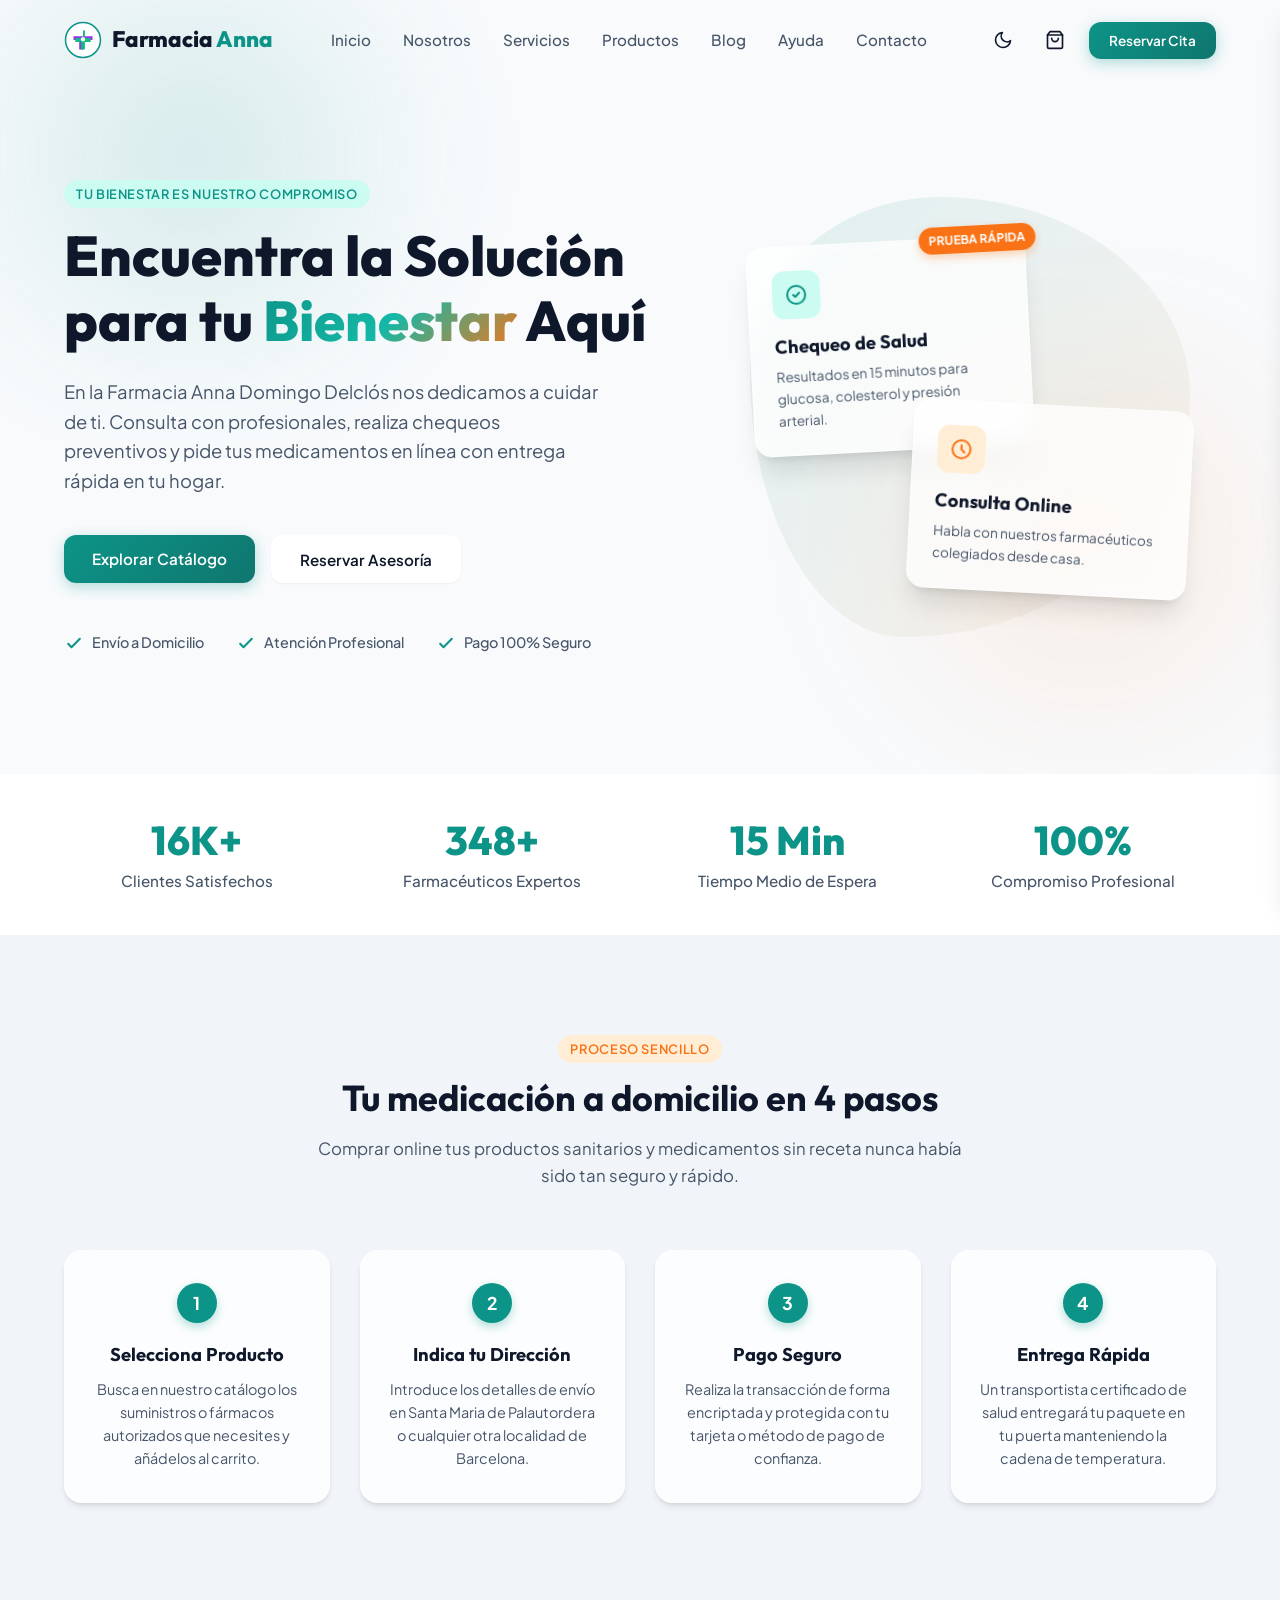
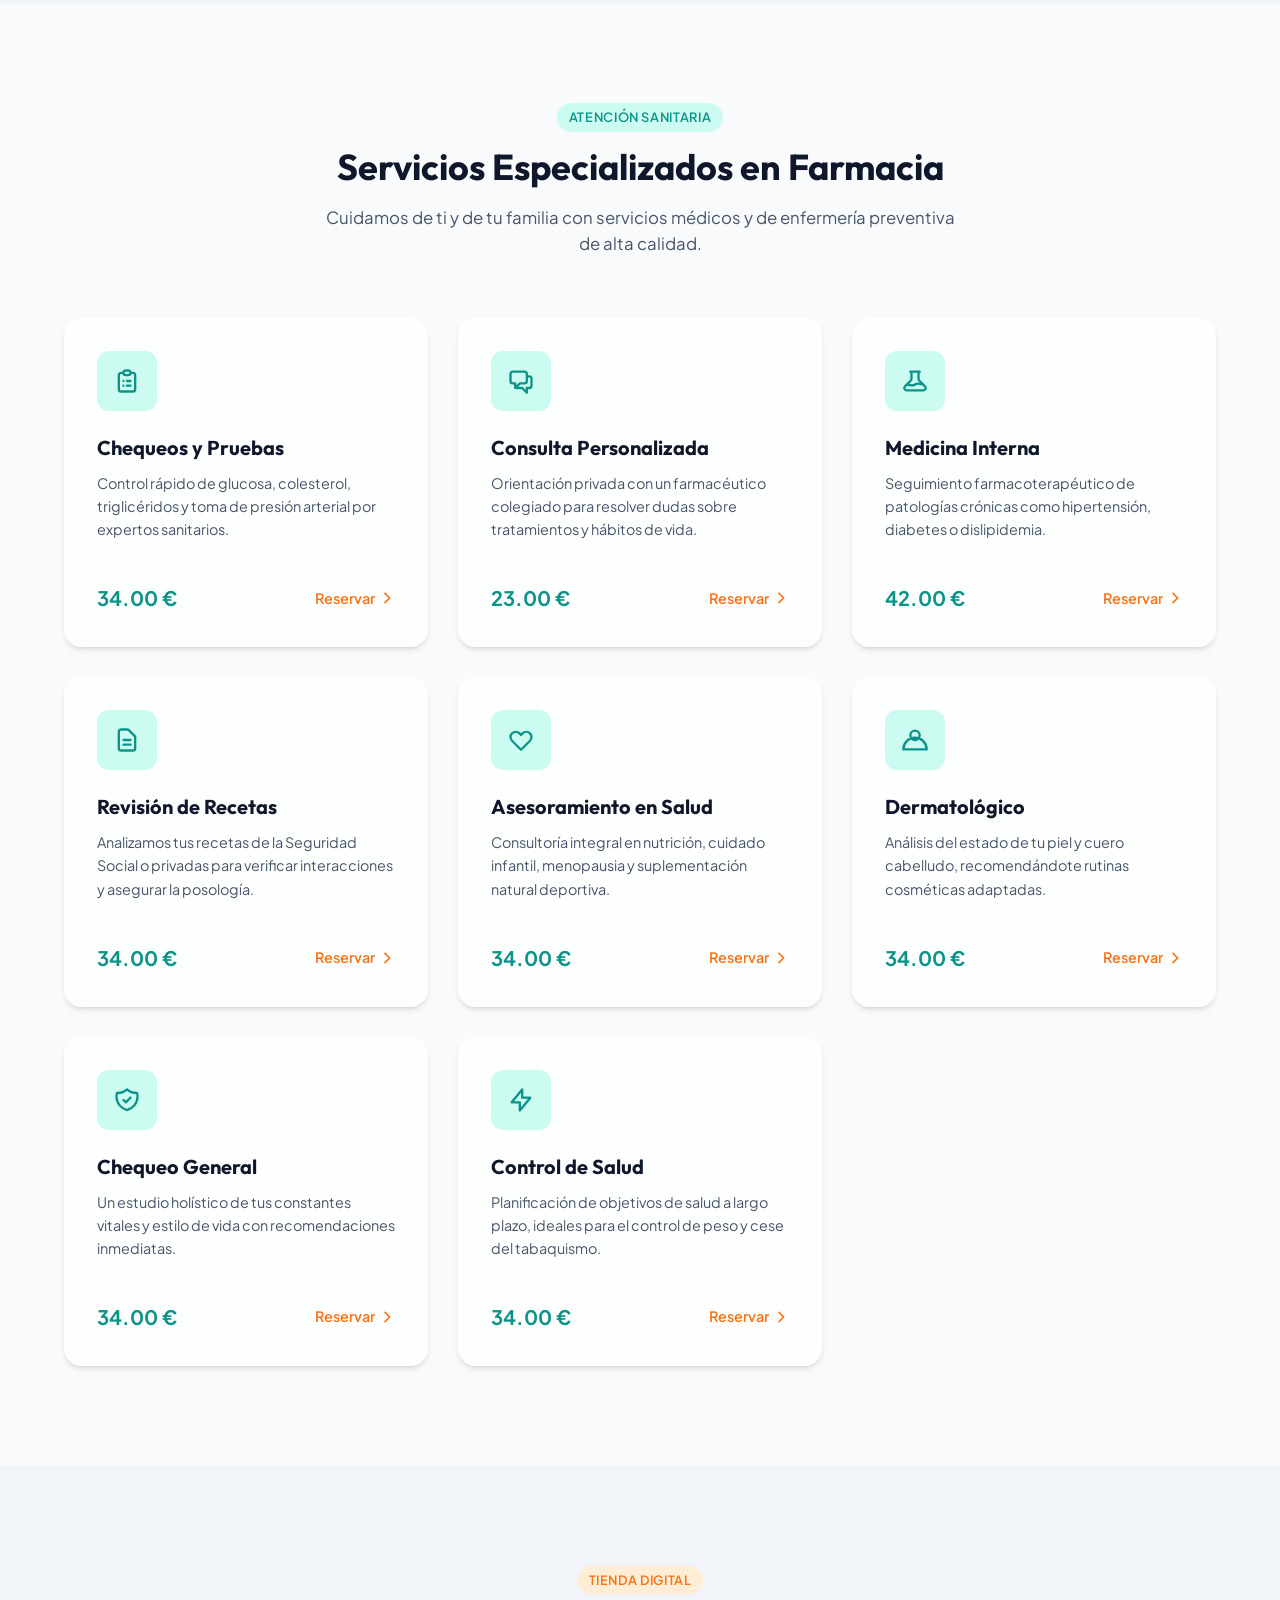
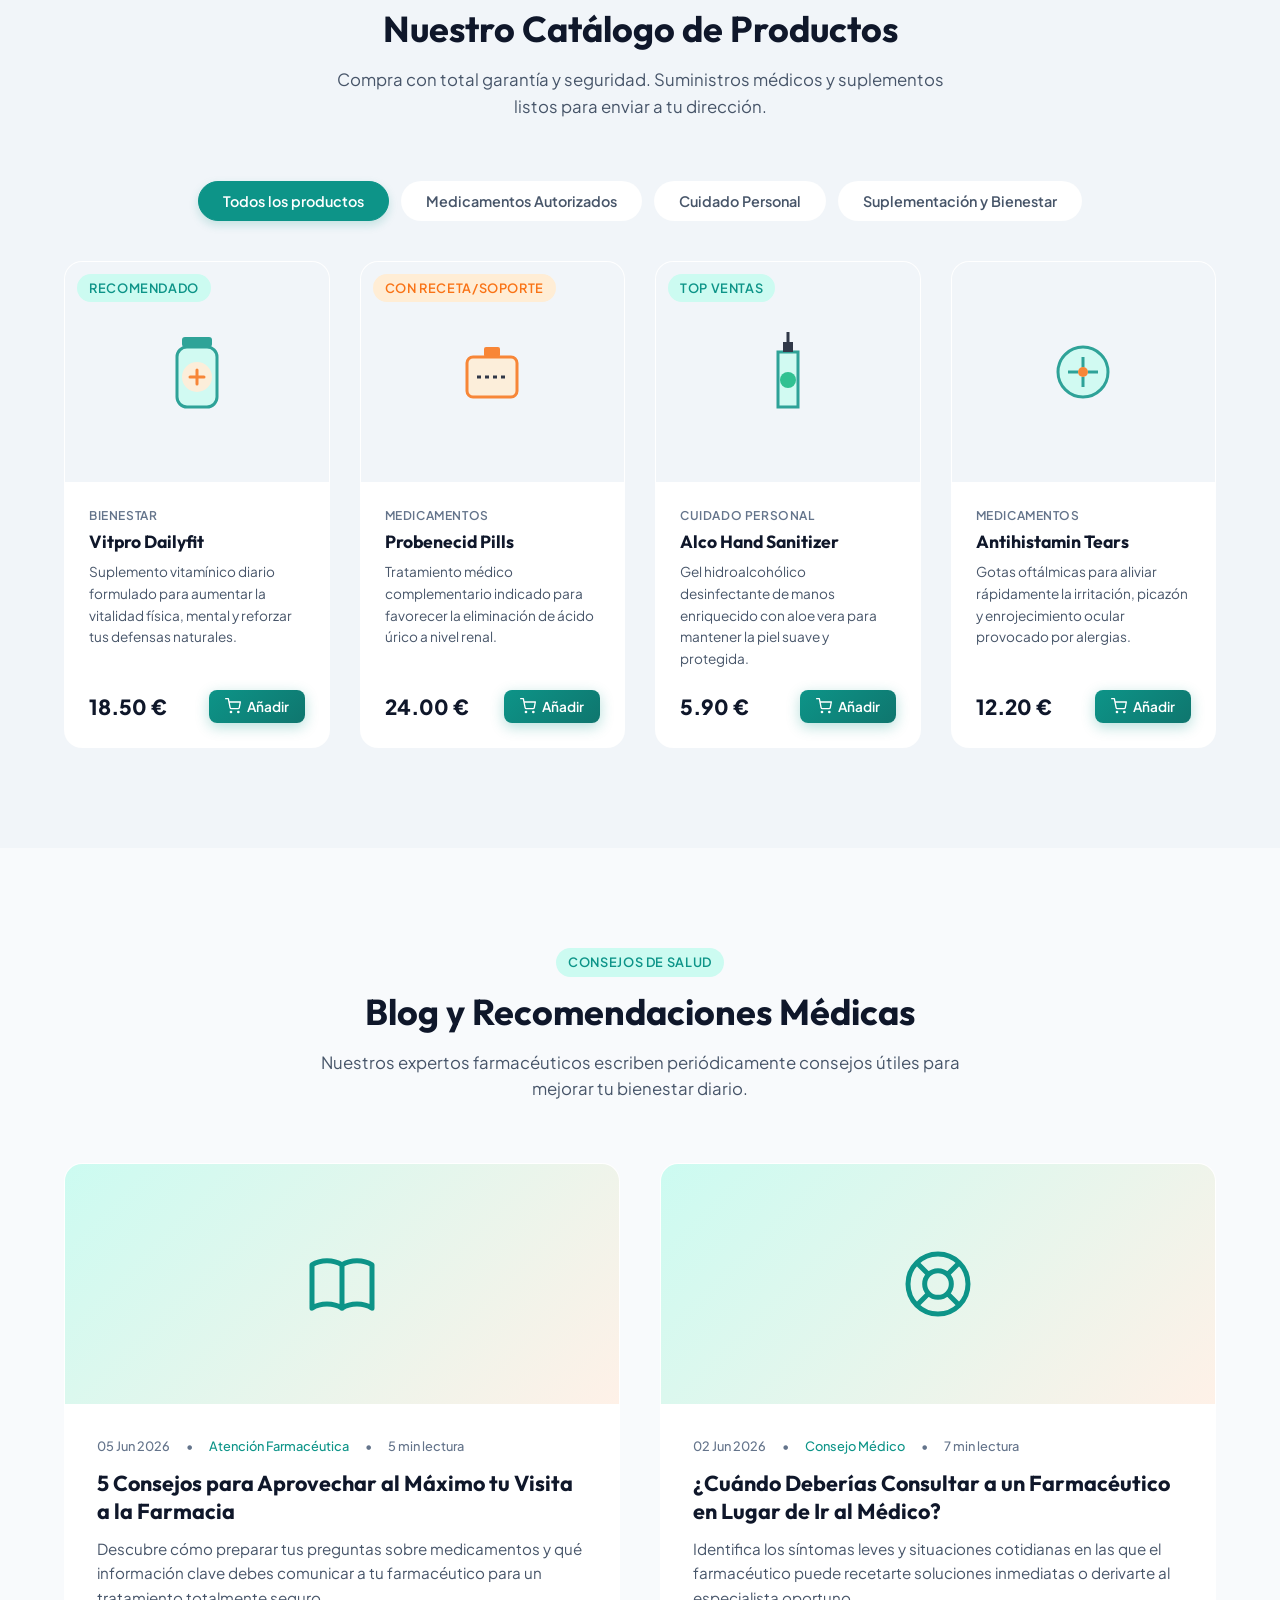
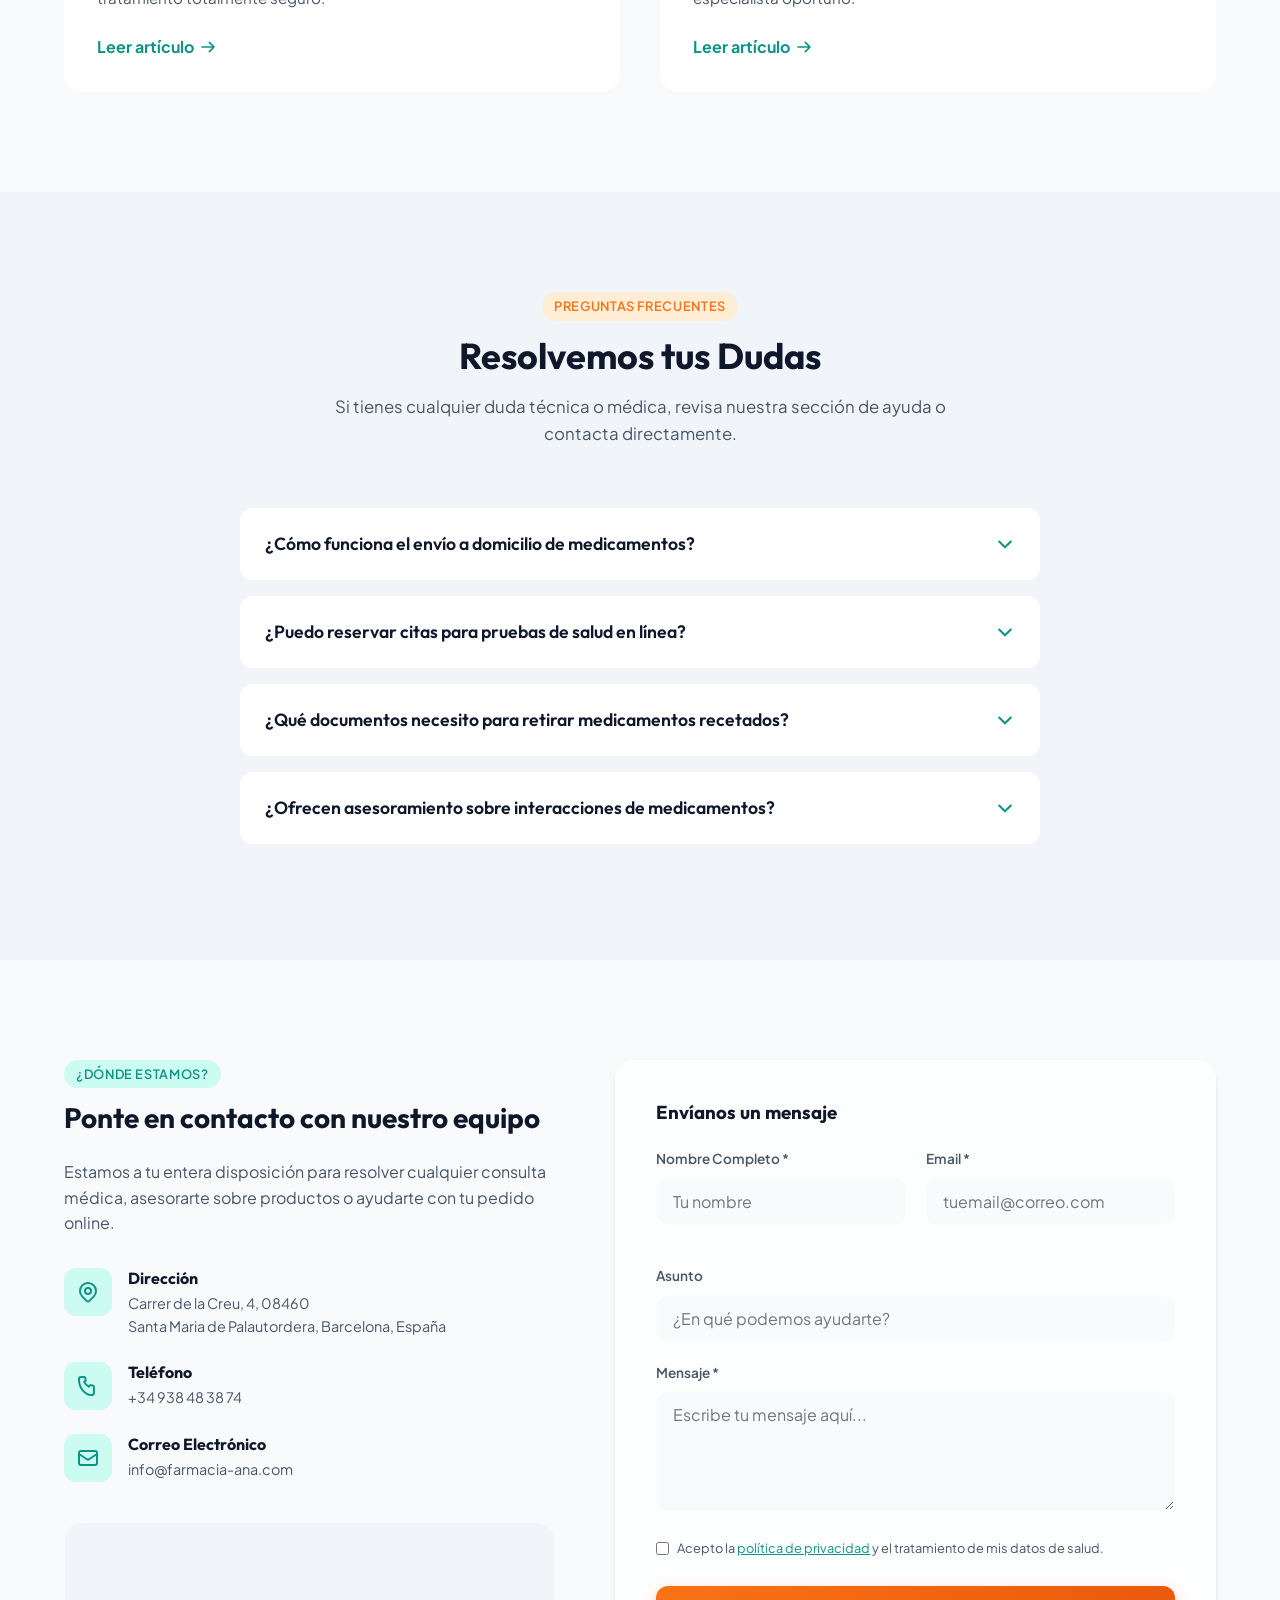
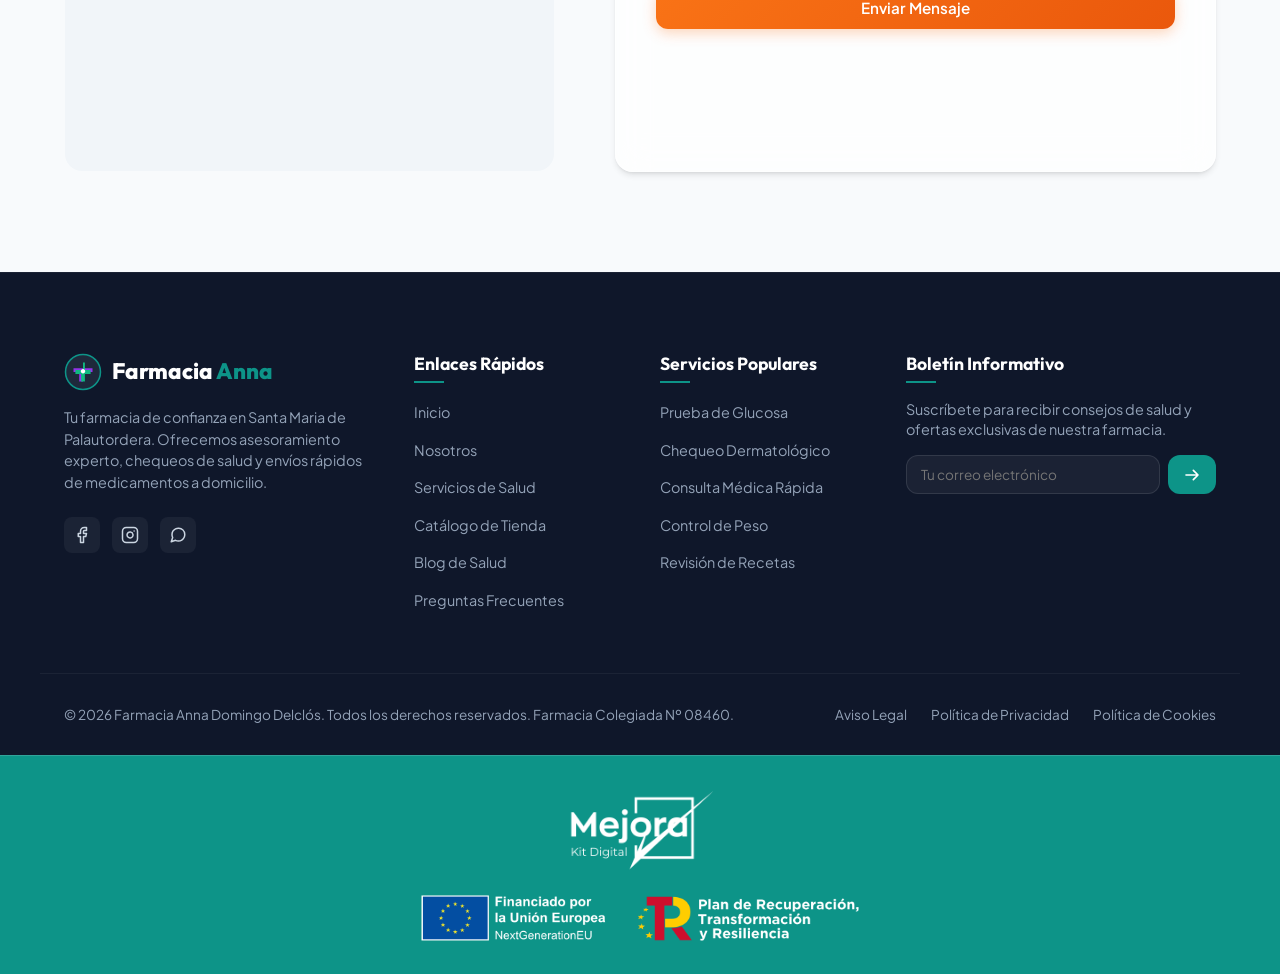
<file: index.html>
﻿<!DOCTYPE html>
<html lang="es">
<head>
    <meta charset="UTF-8">
    <meta name="viewport" content="width=device-width, initial-scale=1.0">
    <title>Farmacia Anna Domingo Delclós | Cuidado de tu Salud y Bienestar</title>
    
    <!-- Meta tags SEO -->
    <meta name="description" content="Bienvenido a la Farmacia Anna Domingo Delclós en Santa Maria de Palautordera, Barcelona. Pruebas de salud, revisión de recetas, consulta personalizada y medicamentos online con entrega a domicilio.">
    <meta name="keywords" content="farmacia, anna domingo delclos, farmacia barcelona, santa maria de palautordera, medicamentos online, pruebas de salud, recetas, bienestar">
    <meta name="robots" content="index, follow">
    <link rel="canonical" href="https://farmacia-ana.com/">
    
    <!-- Open Graph (Facebook / LinkedIn) -->
    <meta property="og:type" content="website">
    <meta property="og:title" content="Farmacia Anna Domingo Delclós | Cuidado de tu Salud y Bienestar">
    <meta property="og:description" content="Ofrecemos atención farmacéutica personalizada, pruebas médicas, análisis de salud y un catálogo de medicamentos en línea. Entregas rápidas a domicilio.">
    <meta property="og:url" content="https://farmacia-ana.com/">
    <meta property="og:image" content="https://farmacia-ana.com/assets/og-image.jpg">
    
    <!-- Twitter Card -->
    <meta name="twitter:card" content="summary_large_image">
    <meta name="twitter:title" content="Farmacia Anna Domingo Delclós | Cuidado de tu Salud y Bienestar">
    <meta name="twitter:description" content="Atención farmacéutica personalizada y catálogo digital de farmacia en Barcelona.">
    
    <!-- Styles -->
    <link rel="stylesheet" href="styles.css">
</head>
<body>

    <!-- Header / Navbar -->
    <header id="main-header">
        <div class="container nav-container">
            <a href="#inicio" class="logo" id="nav-logo" aria-label="Farmacia Anna Domingo Delclós Inicio">
                <!-- SVG Logo representing the segment cross -->
                <svg viewBox="0 0 100 100" fill="none" xmlns="http://www.w3.org/2000/svg">
                    <circle cx="50" cy="50" r="46" fill="var(--bg-secondary)" stroke="var(--primary)" stroke-width="4"/>
                    <!-- Segmented Green/Purple Cross -->
                    <path d="M50 15 V40 H25 V50 H40 V75 H50 V50 H75 V40 H50 V15 Z" fill="#9333ea"/>
                    <path d="M50 25 V45 H30 V55 H45 V75 H55 V55 H70 V45 H55 V25 Z" fill="#10b981"/>
                    <!-- Center negative space leaf -->
                    <path d="M50 42 C53 42 56 45 56 48 C56 51 53 54 50 54 C47 54 44 51 44 48 C44 45 47 42 50 42 Z" fill="white"/>
                </svg>
                <span>Farmacia <span style="color:var(--primary);">Anna</span></span>
            </a>

            <!-- Desktop Links -->
            <nav class="nav-links" id="menu-links" aria-label="Menú principal">
                <a href="#inicio" class="nav-link active">Inicio</a>
                <a href="nosotros/index.html" class="nav-link">Nosotros</a>
                <a href="servicios/index.html" class="nav-link">Servicios</a>
                <a href="#productos" class="nav-link">Productos</a>
                <a href="blog/index.html" class="nav-link">Blog</a>
                <a href="#faq" class="nav-link">Ayuda</a>
                <a href="contacto/index.html" class="nav-link">Contacto</a>
            </nav>

            <!-- Navbar Actions -->
            <div class="nav-actions">
                <!-- Theme toggle button -->
                <button class="icon-btn" id="theme-toggle" aria-label="Cambiar tema de color">
                    <!-- Sun icon -->
                    <svg class="sun-icon" xmlns="http://www.w3.org/2000/svg" width="20" height="20" viewBox="0 0 24 24" fill="none" stroke="currentColor" stroke-width="2" stroke-linecap="round" stroke-linejoin="round">
                        <circle cx="12" cy="12" r="5"></circle>
                        <line x1="12" y1="1" x2="12" y2="3"></line>
                        <line x1="12" y1="21" x2="12" y2="23"></line>
                        <line x1="4.22" y1="4.22" x2="5.64" y2="5.64"></line>
                        <line x1="18.36" y1="18.36" x2="19.78" y2="19.78"></line>
                        <line x1="1" y1="12" x2="3" y2="12"></line>
                        <line x1="21" y1="12" x2="23" y2="12"></line>
                        <line x1="4.22" y1="19.78" x2="5.64" y2="18.36"></line>
                        <line x1="18.36" y1="5.64" x2="19.78" y2="4.22"></line>
                    </svg>
                    <!-- Moon icon -->
                    <svg class="moon-icon" xmlns="http://www.w3.org/2000/svg" width="20" height="20" viewBox="0 0 24 24" fill="none" stroke="currentColor" stroke-width="2" stroke-linecap="round" stroke-linejoin="round" style="display: none;">
                        <path d="M21 12.79A9 9 0 1 1 11.21 3 7 7 0 0 0 21 12.79z"></path>
                    </svg>
                </button>

                <!-- Cart button -->
                <button class="icon-btn" id="cart-btn" aria-label="Ver carrito de compras">
                    <svg xmlns="http://www.w3.org/2000/svg" width="20" height="20" viewBox="0 0 24 24" fill="none" stroke="currentColor" stroke-width="2" stroke-linecap="round" stroke-linejoin="round">
                        <path d="M6 2L3 6v14a2 2 0 0 0 2 2h14a2 2 0 0 0 2-2V6l-3-4z"></path>
                        <line x1="3" y1="6" x2="21" y2="6"></line>
                        <path d="M16 10a4 4 0 0 1-8 0"></path>
                    </svg>
                    <span class="cart-badge" style="display: none;">0</span>
                </button>

                <!-- Book action -->
                <button class="btn btn-primary book-service-btn" style="padding: 10px 20px; font-size: 0.85rem;" id="header-book-btn">Reservar Cita</button>

                <!-- Mobile Menu Button -->
                <button class="icon-btn mobile-toggle" id="mobile-toggle" aria-label="Abrir menú de navegación">
                    <svg class="menu-icon" xmlns="http://www.w3.org/2000/svg" width="24" height="24" viewBox="0 0 24 24" fill="none" stroke="currentColor" stroke-width="2" stroke-linecap="round" stroke-linejoin="round">
                        <line x1="3" y1="12" x2="21" y2="12"></line>
                        <line x1="3" y1="6" x2="21" y2="6"></line>
                        <line x1="3" y1="18" x2="21" y2="18"></line>
                    </svg>
                    <svg class="close-icon" xmlns="http://www.w3.org/2000/svg" width="24" height="24" viewBox="0 0 24 24" fill="none" stroke="currentColor" stroke-width="2" stroke-linecap="round" stroke-linejoin="round" style="display: none;">
                        <line x1="18" y1="6" x2="6" y2="18"></line>
                        <line x1="6" y1="6" x2="18" y2="18"></line>
                    </svg>
                </button>
            </div>
        </div>
    </header>

    <!-- Hero Section -->
    <section id="inicio" class="hero">
        <div class="hero-glow-1"></div>
        <div class="hero-glow-2"></div>
        <div class="container hero-wrapper">
            <div class="hero-content">
                <span class="badge badge-primary hero-subtitle">Tu Bienestar es Nuestro Compromiso</span>
                <h1 class="hero-title">Encuentra la Solución para tu <span class="gradient-text">Bienestar</span> Aquí</h1>
                <p class="hero-desc">En la Farmacia Anna Domingo Delclós nos dedicamos a cuidar de ti. Consulta con profesionales, realiza chequeos preventivos y pide tus medicamentos en línea con entrega rápida en tu hogar.</p>
                <div class="hero-btns">
                    <a href="#productos" class="btn btn-primary" id="btn-hero-catalog">Explorar Catálogo</a>
                    <button class="btn btn-secondary btn-hero-book" data-service="Consulta Personalizada" id="btn-hero-booking">Reservar Asesoría</button>
                </div>
                <div class="hero-features">
                    <div class="hero-feat-item">
                        <svg fill="none" viewBox="0 0 24 24" stroke="currentColor" stroke-width="2.5"><path stroke-linecap="round" stroke-linejoin="round" d="M5 13l4 4L19 7" /></svg>
                        <span>Envío a Domicilio</span>
                    </div>
                    <div class="hero-feat-item">
                        <svg fill="none" viewBox="0 0 24 24" stroke="currentColor" stroke-width="2.5"><path stroke-linecap="round" stroke-linejoin="round" d="M5 13l4 4L19 7" /></svg>
                        <span>Atención Profesional</span>
                    </div>
                    <div class="hero-feat-item">
                        <svg fill="none" viewBox="0 0 24 24" stroke="currentColor" stroke-width="2.5"><path stroke-linecap="round" stroke-linejoin="round" d="M5 13l4 4L19 7" /></svg>
                        <span>Pago 100% Seguro</span>
                    </div>
                </div>
            </div>
            
            <div class="hero-image-wrapper">
                <div class="pharmacy-illustration">
                    <div class="blob-bg"></div>
                    <!-- Floating Card 1 -->
                    <div class="illustration-card card-1">
                        <span class="illustration-badge">PRUEBA RÁPIDA</span>
                        <div class="card-icon icon-teal">
                            <svg xmlns="http://www.w3.org/2000/svg" width="24" height="24" fill="none" viewBox="0 0 24 24" stroke="currentColor" stroke-width="2">
                                <path stroke-linecap="round" stroke-linejoin="round" d="M9 12l2 2 4-4m6 2a9 9 0 11-18 0 9 9 0 0118 0z" />
                            </svg>
                        </div>
                        <h3>Chequeo de Salud</h3>
                        <p>Resultados en 15 minutos para glucosa, colesterol y presión arterial.</p>
                    </div>
                    <!-- Floating Card 2 -->
                    <div class="illustration-card card-2">
                        <div class="card-icon icon-orange">
                            <svg xmlns="http://www.w3.org/2000/svg" width="24" height="24" fill="none" viewBox="0 0 24 24" stroke="currentColor" stroke-width="2">
                                <path stroke-linecap="round" stroke-linejoin="round" d="M12 8v4l3 3m6-3a9 9 0 11-18 0 9 9 0 0118 0z" />
                            </svg>
                        </div>
                        <h3>Consulta Online</h3>
                        <p>Habla con nuestros farmacéuticos colegiados desde casa.</p>
                    </div>
                </div>
            </div>
        </div>
    </section>

    <!-- Stats Section -->
    <section class="stats">
        <div class="container stats-grid">
            <div class="stat-item">
                <h3>16K+</h3>
                <p>Clientes Satisfechos</p>
            </div>
            <div class="stat-item">
                <h3>348+</h3>
                <p>Farmacéuticos Expertos</p>
            </div>
            <div class="stat-item">
                <h3>15 Min</h3>
                <p>Tiempo Medio de Espera</p>
            </div>
            <div class="stat-item">
                <h3>100%</h3>
                <p>Compromiso Profesional</p>
            </div>
        </div>
    </section>

    <!-- How it works (Checkout Flow) -->
    <section class="section-padding" id="como-funciona" style="background-color: var(--bg-tertiary); transition: background-color var(--transition);">
        <div class="container">
            <div class="section-header">
                <span class="badge badge-accent">PROCESO SENCILLO</span>
                <h2>Tu medicación a domicilio en 4 pasos</h2>
                <p>Comprar online tus productos sanitarios y medicamentos sin receta nunca había sido tan seguro y rápido.</p>
            </div>
            <div class="steps-grid">
                <div class="step-card glass-panel">
                    <div class="step-num">1</div>
                    <h3>Selecciona Producto</h3>
                    <p>Busca en nuestro catálogo los suministros o fármacos autorizados que necesites y añádelos al carrito.</p>
                </div>
                <div class="step-card glass-panel">
                    <div class="step-num">2</div>
                    <h3>Indica tu Dirección</h3>
                    <p>Introduce los detalles de envío en Santa Maria de Palautordera o cualquier otra localidad de Barcelona.</p>
                </div>
                <div class="step-card glass-panel">
                    <div class="step-num">3</div>
                    <h3>Pago Seguro</h3>
                    <p>Realiza la transacción de forma encriptada y protegida con tu tarjeta o método de pago de confianza.</p>
                </div>
                <div class="step-card glass-panel">
                    <div class="step-num">4</div>
                    <h3>Entrega Rápida</h3>
                    <p>Un transportista certificado de salud entregará tu paquete en tu puerta manteniendo la cadena de temperatura.</p>
                </div>
            </div>
        </div>
    </section>

    <!-- Services Section -->
    <section id="servicios" class="section-padding">
        <div class="container">
            <div class="section-header">
                <span class="badge badge-primary">ATENCIÓN SANITARIA</span>
                <h2>Servicios Especializados en Farmacia</h2>
                <p>Cuidamos de ti y de tu familia con servicios médicos y de enfermería preventiva de alta calidad.</p>
            </div>
            <div class="services-grid">
                <!-- Service 1 -->
                <div class="service-card glass-panel">
                    <div class="service-icon">
                        <svg xmlns="http://www.w3.org/2000/svg" width="28" height="28" fill="none" viewBox="0 0 24 24" stroke="currentColor" stroke-width="2">
                            <path stroke-linecap="round" stroke-linejoin="round" d="M9 5H7a2 2 0 00-2 2v12a2 2 0 002 2h10a2 2 0 002-2V7a2 2 0 00-2-2h-2M9 5a2 2 0 002 2h2a2 2 0 002-2M9 5a2 2 0 012-2h2a2 2 0 012 2m-3 7h3m-3 4h3m-6-4h.01M9 16h.01" />
                        </svg>
                    </div>
                    <h3>Chequeos y Pruebas</h3>
                    <p>Control rápido de glucosa, colesterol, triglicéridos y toma de presión arterial por expertos sanitarios.</p>
                    <div class="service-footer">
                        <span class="service-price">34.00 €</span>
                        <span class="service-link book-service-btn" data-service="Chequeos y Pruebas de Salud" aria-label="Reservar Chequeos y Pruebas">
                            Reservar 
                            <svg xmlns="http://www.w3.org/2000/svg" width="16" height="16" fill="none" viewBox="0 0 24 24" stroke="currentColor" stroke-width="2.5"><path stroke-linecap="round" stroke-linejoin="round" d="M9 5l7 7-7 7" /></svg>
                        </span>
                    </div>
                </div>

                <!-- Service 2 -->
                <div class="service-card glass-panel">
                    <div class="service-icon">
                        <svg xmlns="http://www.w3.org/2000/svg" width="28" height="28" fill="none" viewBox="0 0 24 24" stroke="currentColor" stroke-width="2">
                            <path stroke-linecap="round" stroke-linejoin="round" d="M17 8h2a2 2 0 012 2v6a2 2 0 01-2 2h-2v4l-4-4H9a1.994 1.994 0 01-1.414-.586m0 0L11 14h4a2 2 0 002-2V6a2 2 0 00-2-2H5a2 2 0 00-2 2v6a2 2 0 002 2h2v4l.586-.586z" />
                        </svg>
                    </div>
                    <h3>Consulta Personalizada</h3>
                    <p>Orientación privada con un farmacéutico colegiado para resolver dudas sobre tratamientos y hábitos de vida.</p>
                    <div class="service-footer">
                        <span class="service-price">23.00 €</span>
                        <span class="service-link book-service-btn" data-service="Consulta Personalizada" aria-label="Reservar Consulta Personalizada">
                            Reservar
                            <svg xmlns="http://www.w3.org/2000/svg" width="16" height="16" fill="none" viewBox="0 0 24 24" stroke="currentColor" stroke-width="2.5"><path stroke-linecap="round" stroke-linejoin="round" d="M9 5l7 7-7 7" /></svg>
                        </span>
                    </div>
                </div>

                <!-- Service 3 -->
                <div class="service-card glass-panel">
                    <div class="service-icon">
                        <svg xmlns="http://www.w3.org/2000/svg" width="28" height="28" fill="none" viewBox="0 0 24 24" stroke="currentColor" stroke-width="2">
                            <path stroke-linecap="round" stroke-linejoin="round" d="M19.428 15.428a2 2 0 00-1.022-.547l-2.387-.477a6 6 0 00-3.86.517l-.318.158a6 6 0 01-3.86.517L6.05 15.21a2 2 0 00-1.806.547M8 4h8l-1 1v5.172a2 2 0 00.586 1.414l5 5c1.26 1.26.367 3.414-1.415 3.414H4.828c-1.782 0-2.674-2.154-1.414-3.414l5-5A2 2 0 009 10.172V5L8 4z" />
                        </svg>
                    </div>
                    <h3>Medicina Interna</h3>
                    <p>Seguimiento farmacoterapéutico de patologías crónicas como hipertensión, diabetes o dislipidemia.</p>
                    <div class="service-footer">
                        <span class="service-price">42.00 €</span>
                        <span class="service-link book-service-btn" data-service="Medicina Interna" aria-label="Reservar Medicina Interna">
                            Reservar
                            <svg xmlns="http://www.w3.org/2000/svg" width="16" height="16" fill="none" viewBox="0 0 24 24" stroke="currentColor" stroke-width="2.5"><path stroke-linecap="round" stroke-linejoin="round" d="M9 5l7 7-7 7" /></svg>
                        </span>
                    </div>
                </div>

                <!-- Service 4 -->
                <div class="service-card glass-panel">
                    <div class="service-icon">
                        <svg xmlns="http://www.w3.org/2000/svg" width="28" height="28" fill="none" viewBox="0 0 24 24" stroke="currentColor" stroke-width="2">
                            <path stroke-linecap="round" stroke-linejoin="round" d="M9 12h6m-6 4h6m2 5H7a2 2 0 01-2-2V5a2 2 0 012-2h5.586a1 1 0 01.707.293l5.414 5.414a1 1 0 01.293.707V19a2 2 0 01-2 2z" />
                        </svg>
                    </div>
                    <h3>Revisión de Recetas</h3>
                    <p>Analizamos tus recetas de la Seguridad Social o privadas para verificar interacciones y asegurar la posología.</p>
                    <div class="service-footer">
                        <span class="service-price">34.00 €</span>
                        <span class="service-link book-service-btn" data-service="Revisión de Recetas" aria-label="Reservar Revisión de Recetas">
                            Reservar
                            <svg xmlns="http://www.w3.org/2000/svg" width="16" height="16" fill="none" viewBox="0 0 24 24" stroke="currentColor" stroke-width="2.5"><path stroke-linecap="round" stroke-linejoin="round" d="M9 5l7 7-7 7" /></svg>
                        </span>
                    </div>
                </div>

                <!-- Service 5 -->
                <div class="service-card glass-panel">
                    <div class="service-icon">
                        <svg xmlns="http://www.w3.org/2000/svg" width="28" height="28" fill="none" viewBox="0 0 24 24" stroke="currentColor" stroke-width="2">
                            <path stroke-linecap="round" stroke-linejoin="round" d="M4.318 6.318a4.5 4.5 0 000 6.364L12 20.364l7.682-7.682a4.5 4.5 0 00-6.364-6.364L12 7.636l-1.318-1.318a4.5 4.5 0 00-6.364 0z" />
                        </svg>
                    </div>
                    <h3>Asesoramiento en Salud</h3>
                    <p>Consultoría integral en nutrición, cuidado infantil, menopausia y suplementación natural deportiva.</p>
                    <div class="service-footer">
                        <span class="service-price">34.00 €</span>
                        <span class="service-link book-service-btn" data-service="Asesoramiento en Salud" aria-label="Reservar Asesoramiento en Salud">
                            Reservar
                            <svg xmlns="http://www.w3.org/2000/svg" width="16" height="16" fill="none" viewBox="0 0 24 24" stroke="currentColor" stroke-width="2.5"><path stroke-linecap="round" stroke-linejoin="round" d="M9 5l7 7-7 7" /></svg>
                        </span>
                    </div>
                </div>

                <!-- Service 6 -->
                <div class="service-card glass-panel">
                    <div class="service-icon">
                        <svg xmlns="http://www.w3.org/2000/svg" width="28" height="28" fill="none" viewBox="0 0 24 24" stroke="currentColor" stroke-width="2">
                            <path stroke-linecap="round" stroke-linejoin="round" d="M12 4a4 4 0 100 8 4 4 0 000-8zM2 20a10 10 0 0120 0H2z" />
                        </svg>
                    </div>
                    <h3>Dermatológico</h3>
                    <p>Análisis del estado de tu piel y cuero cabelludo, recomendándote rutinas cosméticas adaptadas.</p>
                    <div class="service-footer">
                        <span class="service-price">34.00 €</span>
                        <span class="service-link book-service-btn" data-service="Chequeo Dermatológico" aria-label="Reservar Chequeo Dermatológico">
                            Reservar
                            <svg xmlns="http://www.w3.org/2000/svg" width="16" height="16" fill="none" viewBox="0 0 24 24" stroke="currentColor" stroke-width="2.5"><path stroke-linecap="round" stroke-linejoin="round" d="M9 5l7 7-7 7" /></svg>
                        </span>
                    </div>
                </div>

                <!-- Service 7 -->
                <div class="service-card glass-panel">
                    <div class="service-icon">
                        <svg xmlns="http://www.w3.org/2000/svg" width="28" height="28" fill="none" viewBox="0 0 24 24" stroke="currentColor" stroke-width="2">
                            <path stroke-linecap="round" stroke-linejoin="round" d="M9 12l2 2 4-4m5.618-4.016A11.955 11.955 0 0112 2.944a11.955 11.955 0 01-8.618 3.04A12.02 12.02 0 003 9c0 5.591 3.824 10.29 9 11.622 5.176-1.332 9-6.03 9-11.622 0-1.042-.133-2.052-.382-3.016z" />
                        </svg>
                    </div>
                    <h3>Chequeo General</h3>
                    <p>Un estudio holístico de tus constantes vitales y estilo de vida con recomendaciones inmediatas.</p>
                    <div class="service-footer">
                        <span class="service-price">34.00 €</span>
                        <span class="service-link book-service-btn" data-service="Chequeo Médico General" aria-label="Reservar Chequeo Médico General">
                            Reservar
                            <svg xmlns="http://www.w3.org/2000/svg" width="16" height="16" fill="none" viewBox="0 0 24 24" stroke="currentColor" stroke-width="2.5"><path stroke-linecap="round" stroke-linejoin="round" d="M9 5l7 7-7 7" /></svg>
                        </span>
                    </div>
                </div>

                <!-- Service 8 -->
                <div class="service-card glass-panel">
                    <div class="service-icon">
                        <svg xmlns="http://www.w3.org/2000/svg" width="28" height="28" fill="none" viewBox="0 0 24 24" stroke="currentColor" stroke-width="2">
                            <path stroke-linecap="round" stroke-linejoin="round" d="M13 10V3L4 14h7v7l9-11h-7z" />
                        </svg>
                    </div>
                    <h3>Control de Salud</h3>
                    <p>Planificación de objetivos de salud a largo plazo, ideales para el control de peso y cese del tabaquismo.</p>
                    <div class="service-footer">
                        <span class="service-price">34.00 €</span>
                        <span class="service-link book-service-btn" data-service="Control de Salud Personalizado" aria-label="Reservar Control de Salud">
                            Reservar
                            <svg xmlns="http://www.w3.org/2000/svg" width="16" height="16" fill="none" viewBox="0 0 24 24" stroke="currentColor" stroke-width="2.5"><path stroke-linecap="round" stroke-linejoin="round" d="M9 5l7 7-7 7" /></svg>
                        </span>
                    </div>
                </div>
            </div>
        </div>
    </section>

    <!-- Product Catalog Section -->
    <section id="productos" class="section-padding" style="background-color: var(--bg-tertiary); transition: background-color var(--transition);">
        <div class="container">
            <div class="section-header">
                <span class="badge badge-accent">TIENDA DIGITAL</span>
                <h2>Nuestro Catálogo de Productos</h2>
                <p>Compra con total garantía y seguridad. Suministros médicos y suplementos listos para enviar a tu dirección.</p>
            </div>

            <!-- Category Filters -->
            <div class="catalog-filter-bar">
                <button class="filter-btn active" data-filter="all">Todos los productos</button>
                <button class="filter-btn" data-filter="medicamento">Medicamentos Autorizados</button>
                <button class="filter-btn" data-filter="cuidado">Cuidado Personal</button>
                <button class="filter-btn" data-filter="bienestar">Suplementación y Bienestar</button>
            </div>

            <!-- Products Grid -->
            <div class="products-grid">
                <!-- Product 1 -->
                <article class="product-card" data-category="bienestar">
                    <span class="badge badge-primary product-tag">Recomendado</span>
                    <div class="product-img-box">
                        <!-- Custom Product SVG -->
                        <svg class="product-svg-icon" viewBox="0 0 100 100" fill="none" xmlns="http://www.w3.org/2000/svg">
                            <rect x="30" y="25" width="40" height="60" rx="10" fill="var(--primary-light)" stroke="var(--primary)" stroke-width="3"/>
                            <rect x="35" y="15" width="30" height="10" rx="3" fill="var(--primary)" />
                            <circle cx="50" cy="55" r="15" fill="var(--accent-light)"/>
                            <path d="M50 48 V62 M43 55 H57" stroke="var(--accent)" stroke-width="3" stroke-linecap="round"/>
                        </svg>
                    </div>
                    <div class="product-info">
                        <span class="product-cat">Bienestar</span>
                        <h3 class="product-title">Vitpro Dailyfit</h3>
                        <p class="product-desc">Suplemento vitamínico diario formulado para aumentar la vitalidad física, mental y reforzar tus defensas naturales.</p>
                        <div class="product-action">
                            <span class="product-price">18.50 €</span>
                            <button class="btn btn-primary btn-add-cart" data-id="p1" data-name="Vitpro Dailyfit" data-price="18.50">
                                <svg xmlns="http://www.w3.org/2000/svg" width="16" height="16" viewBox="0 0 24 24" fill="none" stroke="currentColor" stroke-width="2" stroke-linecap="round" stroke-linejoin="round"><circle cx="9" cy="21" r="1"></circle><circle cx="20" cy="21" r="1"></circle><path d="M1 1h4l2.68 13.39a2 2 0 0 0 2 1.61h9.72a2 2 0 0 0 2-1.61L23 6H6"></path></svg>
                                Añadir
                            </button>
                        </div>
                    </div>
                </article>

                <!-- Product 2 -->
                <article class="product-card" data-category="medicamento">
                    <span class="badge badge-accent product-tag">Con Receta/Soporte</span>
                    <div class="product-img-box">
                        <svg class="product-svg-icon" viewBox="0 0 100 100" fill="none" xmlns="http://www.w3.org/2000/svg">
                            <rect x="25" y="35" width="50" height="40" rx="6" fill="var(--accent-light)" stroke="var(--accent)" stroke-width="3"/>
                            <rect x="42" y="25" width="16" height="10" rx="2" fill="var(--accent)" />
                            <line x1="35" y1="55" x2="65" y2="55" stroke="var(--secondary)" stroke-width="3" stroke-dasharray="4 4"/>
                        </svg>
                    </div>
                    <div class="product-info">
                        <span class="product-cat">Medicamentos</span>
                        <h3 class="product-title">Probenecid Pills</h3>
                        <p class="product-desc">Tratamiento médico complementario indicado para favorecer la eliminación de ácido úrico a nivel renal.</p>
                        <div class="product-action">
                            <span class="product-price">24.00 €</span>
                            <button class="btn btn-primary btn-add-cart" data-id="p2" data-name="Probenecid Pills" data-price="24.00">
                                <svg xmlns="http://www.w3.org/2000/svg" width="16" height="16" viewBox="0 0 24 24" fill="none" stroke="currentColor" stroke-width="2" stroke-linecap="round" stroke-linejoin="round"><circle cx="9" cy="21" r="1"></circle><circle cx="20" cy="21" r="1"></circle><path d="M1 1h4l2.68 13.39a2 2 0 0 0 2 1.61h9.72a2 2 0 0 0 2-1.61L23 6H6"></path></svg>
                                Añadir
                            </button>
                        </div>
                    </div>
                </article>

                <!-- Product 3 -->
                <article class="product-card" data-category="cuidado">
                    <span class="badge badge-primary product-tag">Top Ventas</span>
                    <div class="product-img-box">
                        <svg class="product-svg-icon" viewBox="0 0 100 100" fill="none" xmlns="http://www.w3.org/2000/svg">
                            <path d="M40 30 H60 V85 H40 Z" fill="var(--primary-light)" stroke="var(--primary)" stroke-width="3"/>
                            <path d="M45 20 H55 V30 H45 Z" fill="var(--secondary)" />
                            <path d="M50 10 V20" stroke="var(--secondary)" stroke-width="3"/>
                            <circle cx="50" cy="58" r="8" fill="var(--success)"/>
                        </svg>
                    </div>
                    <div class="product-info">
                        <span class="product-cat">Cuidado Personal</span>
                        <h3 class="product-title">Alco Hand Sanitizer</h3>
                        <p class="product-desc">Gel hidroalcohólico desinfectante de manos enriquecido con aloe vera para mantener la piel suave y protegida.</p>
                        <div class="product-action">
                            <span class="product-price">5.90 €</span>
                            <button class="btn btn-primary btn-add-cart" data-id="p3" data-name="Alco Hand Sanitizer" data-price="5.90">
                                <svg xmlns="http://www.w3.org/2000/svg" width="16" height="16" viewBox="0 0 24 24" fill="none" stroke="currentColor" stroke-width="2" stroke-linecap="round" stroke-linejoin="round"><circle cx="9" cy="21" r="1"></circle><circle cx="20" cy="21" r="1"></circle><path d="M1 1h4l2.68 13.39a2 2 0 0 0 2 1.61h9.72a2 2 0 0 0 2-1.61L23 6H6"></path></svg>
                                Añadir
                            </button>
                        </div>
                    </div>
                </article>

                <!-- Product 4 -->
                <article class="product-card" data-category="medicamento">
                    <div class="product-img-box">
                        <svg class="product-svg-icon" viewBox="0 0 100 100" fill="none" xmlns="http://www.w3.org/2000/svg">
                            <circle cx="50" cy="50" r="25" fill="var(--primary-light)" stroke="var(--primary)" stroke-width="3"/>
                            <path d="M50 35 V45 M50 55 V65 M35 50 H45 M55 50 H65" stroke="var(--primary)" stroke-width="3"/>
                            <circle cx="50" cy="50" r="5" fill="var(--accent)"/>
                        </svg>
                    </div>
                    <div class="product-info">
                        <span class="product-cat">Medicamentos</span>
                        <h3 class="product-title">Antihistamin Tears</h3>
                        <p class="product-desc">Gotas oftálmicas para aliviar rápidamente la irritación, picazón y enrojecimiento ocular provocado por alergias.</p>
                        <div class="product-action">
                            <span class="product-price">12.20 €</span>
                            <button class="btn btn-primary btn-add-cart" data-id="p4" data-name="Antihistamin Tears" data-price="12.20">
                                <svg xmlns="http://www.w3.org/2000/svg" width="16" height="16" viewBox="0 0 24 24" fill="none" stroke="currentColor" stroke-width="2" stroke-linecap="round" stroke-linejoin="round"><circle cx="9" cy="21" r="1"></circle><circle cx="20" cy="21" r="1"></circle><path d="M1 1h4l2.68 13.39a2 2 0 0 0 2 1.61h9.72a2 2 0 0 0 2-1.61L23 6H6"></path></svg>
                                Añadir
                            </button>
                        </div>
                    </div>
                </article>
            </div>
        </div>
    </section>

    <!-- Blog Section -->
    <section id="blog" class="section-padding">
        <div class="container">
            <div class="section-header">
                <span class="badge badge-primary">CONSEJOS DE SALUD</span>
                <h2>Blog y Recomendaciones Médicas</h2>
                <p>Nuestros expertos farmacéuticos escriben periódicamente consejos útiles para mejorar tu bienestar diario.</p>
            </div>
            <div class="blog-grid">
                <!-- Blog 1 -->
                <article class="blog-card">
                    <div class="blog-img-box">
                        <svg viewBox="0 0 24 24" fill="none" stroke="currentColor" stroke-width="1.5">
                            <path stroke-linecap="round" stroke-linejoin="round" d="M12 6.253v13m0-13C10.832 5.477 9.246 5 7.5 5S4.168 5.477 3 6.253v13C4.168 18.477 5.754 18 7.5 18s3.332.477 4.5 1.253m0-13C13.168 5.477 14.754 5 16.5 5c1.747 0 3.332.477 4.5 1.253v13C19.832 18.477 18.247 18 16.5 18c-1.746 0-3.332.477-4.5 1.253" />
                        </svg>
                    </div>
                    <div class="blog-info">
                        <div class="blog-meta">
                            <span>05 Jun 2026</span>
                            <span>•</span>
                            <span style="color: var(--primary);">Atención Farmacéutica</span>
                            <span>•</span>
                            <span>5 min lectura</span>
                        </div>
                        <h3 class="blog-title">5 Consejos para Aprovechar al Máximo tu Visita a la Farmacia</h3>
                        <p class="blog-desc">Descubre cómo preparar tus preguntas sobre medicamentos y qué información clave debes comunicar a tu farmacéutico para un tratamiento totalmente seguro.</p>
                        <a href="blog/5-consejos-farmacia/index.html" class="blog-link">
                            Leer artículo
                            <svg xmlns="http://www.w3.org/2000/svg" width="16" height="16" fill="none" viewBox="0 0 24 24" stroke="currentColor" stroke-width="2.5"><path stroke-linecap="round" stroke-linejoin="round" d="M14 5l7 7m0 0l-7 7m7-7H3" /></svg>
                        </a>
                    </div>
                </article>

                <!-- Blog 2 -->
                <article class="blog-card">
                    <div class="blog-img-box">
                        <svg viewBox="0 0 24 24" fill="none" stroke="currentColor" stroke-width="1.5">
                            <path stroke-linecap="round" stroke-linejoin="round" d="M18.364 5.636l-3.536 3.536m0 5.656l3.536 3.536M9.172 9.172L5.636 5.636m3.536 9.192l-3.536 3.536M21 12a9 9 0 11-18 0 9 9 0 0118 0zm-5 0a4 4 0 11-8 0 4 4 0 018 0z" />
                        </svg>
                    </div>
                    <div class="blog-info">
                        <div class="blog-meta">
                            <span>02 Jun 2026</span>
                            <span>•</span>
                            <span style="color: var(--primary);">Consejo Médico</span>
                            <span>•</span>
                            <span>7 min lectura</span>
                        </div>
                        <h3 class="blog-title">¿Cuándo Deberías Consultar a un Farmacéutico en Lugar de Ir al Médico?</h3>
                        <p class="blog-desc">Identifica los síntomas leves y situaciones cotidianas en las que el farmacéutico puede recetarte soluciones inmediatas o derivarte al especialista oportuno.</p>
                        <a href="blog/cuando-consultar-farmaceutico/index.html" class="blog-link">
                            Leer artículo
                            <svg xmlns="http://www.w3.org/2000/svg" width="16" height="16" fill="none" viewBox="0 0 24 24" stroke="currentColor" stroke-width="2.5"><path stroke-linecap="round" stroke-linejoin="round" d="M14 5l7 7m0 0l-7 7m7-7H3" /></svg>
                        </a>
                    </div>
                </article>
            </div>
        </div>
    </section>

    <!-- FAQ Accordion Section -->
    <section id="faq" class="section-padding" style="background-color: var(--bg-tertiary); transition: background-color var(--transition);">
        <div class="container">
            <div class="section-header">
                <span class="badge badge-accent">PREGUNTAS FRECUENTES</span>
                <h2>Resolvemos tus Dudas</h2>
                <p>Si tienes cualquier duda técnica o médica, revisa nuestra sección de ayuda o contacta directamente.</p>
            </div>
            
            <div class="faq-max-width">
                <!-- FAQ Item 1 -->
                <div class="faq-item">
                    <div class="faq-header" id="faq-h1">
                        <h3>¿Cómo funciona el envío a domicilio de medicamentos?</h3>
                        <svg class="faq-icon" xmlns="http://www.w3.org/2000/svg" width="20" height="20" fill="none" viewBox="0 0 24 24" stroke="currentColor" stroke-width="2.5">
                            <path stroke-linecap="round" stroke-linejoin="round" d="M19 9l-7 7-7-7" />
                        </svg>
                    </div>
                    <div class="faq-content" id="faq-c1">
                        <p>Los envíos se gestionan de forma certificada a través de mensajería autorizada para el transporte farmacéutico. Una vez realizada la compra de productos autorizados sin receta en nuestra web, se preparan bajo estrictas condiciones higiénicas y se entregan en un plazo de 24 a 48 horas laborables en Barcelona y alrededores.</p>
                    </div>
                </div>

                <!-- FAQ Item 2 -->
                <div class="faq-item">
                    <div class="faq-header" id="faq-h2">
                        <h3>¿Puedo reservar citas para pruebas de salud en línea?</h3>
                        <svg class="faq-icon" xmlns="http://www.w3.org/2000/svg" width="20" height="20" fill="none" viewBox="0 0 24 24" stroke="currentColor" stroke-width="2.5">
                            <path stroke-linecap="round" stroke-linejoin="round" d="M19 9l-7 7-7-7" />
                        </svg>
                    </div>
                    <div class="faq-content" id="faq-c2">
                        <p>Sí, a través de nuestro botón "Reservar Cita", puedes seleccionar el servicio de salud preventivo que necesitas (como chequeos rápidos de glucosa o consulta personalizada), elegir el día y la hora que mejor te convenga, y agendar tu visita de forma rápida y digital.</p>
                    </div>
                </div>

                <!-- FAQ Item 3 -->
                <div class="faq-item">
                    <div class="faq-header" id="faq-h3">
                        <h3>¿Qué documentos necesito para retirar medicamentos recetados?</h3>
                        <svg class="faq-icon" xmlns="http://www.w3.org/2000/svg" width="20" height="20" fill="none" viewBox="0 0 24 24" stroke="currentColor" stroke-width="2.5">
                            <path stroke-linecap="round" stroke-linejoin="round" d="M19 9l-7 7-7-7" />
                        </svg>
                    </div>
                    <div class="faq-content" id="faq-c3">
                        <p>Para retirar medicamentos sujetos a receta médica en nuestro establecimiento físico, debes presentar obligatoriamente tu Tarjeta Sanitaria (TSI) vigente o la receta médica oficial en papel firmada por un médico colegiado.</p>
                    </div>
                </div>

                <!-- FAQ Item 4 -->
                <div class="faq-item">
                    <div class="faq-header" id="faq-h4">
                        <h3>¿Ofrecen asesoramiento sobre interacciones de medicamentos?</h3>
                        <svg class="faq-icon" xmlns="http://www.w3.org/2000/svg" width="20" height="20" fill="none" viewBox="0 0 24 24" stroke="currentColor" stroke-width="2.5">
                            <path stroke-linecap="round" stroke-linejoin="round" d="M19 9l-7 7-7-7" />
                        </svg>
                    </div>
                    <div class="faq-content" id="faq-c4">
                        <p>Absolutamente. La revisión de recetas y el seguimiento farmacoterapéutico son pilares fundamentales de nuestra farmacia. Si tomas varios medicamentos, nuestros farmacéuticos evaluarán posibles interacciones nocivas y te explicarán detalladamente cómo y cuándo tomarlos.</p>
                    </div>
                </div>
            </div>
        </div>
    </section>

    <!-- Contact & Location Section -->
    <section id="contacto" class="section-padding">
        <div class="container contact-wrapper">
            <!-- Left Info Panel -->
            <div class="contact-info-panel">
                <span class="badge badge-primary">¿DÓNDE ESTAMOS?</span>
                <h3 style="margin-top: 12px;">Ponte en contacto con nuestro equipo</h3>
                <p style="color: var(--text-secondary); margin-bottom: 32px;">Estamos a tu entera disposición para resolver cualquier consulta médica, asesorarte sobre productos o ayudarte con tu pedido online.</p>
                
                <div class="contact-info-list">
                    <!-- Address -->
                    <div class="contact-item">
                        <div class="contact-item-icon">
                            <svg xmlns="http://www.w3.org/2000/svg" width="24" height="24" fill="none" viewBox="0 0 24 24" stroke="currentColor" stroke-width="2">
                                <path stroke-linecap="round" stroke-linejoin="round" d="M17.657 16.657L13.414 20.9a1.998 1.998 0 01-2.827 0l-4.244-4.243a8 8 0 1111.314 0z" />
                                <path stroke-linecap="round" stroke-linejoin="round" d="M15 11a3 3 0 11-6 0 3 3 0 016 0z" />
                            </svg>
                        </div>
                        <div class="contact-item-details">
                            <h4>Dirección</h4>
                            <p>Carrer de la Creu, 4, 08460<br>Santa Maria de Palautordera, Barcelona, España</p>
                        </div>
                    </div>

                    <!-- Phone -->
                    <div class="contact-item">
                        <div class="contact-item-icon">
                            <svg xmlns="http://www.w3.org/2000/svg" width="24" height="24" fill="none" viewBox="0 0 24 24" stroke="currentColor" stroke-width="2">
                                <path stroke-linecap="round" stroke-linejoin="round" d="M3 5a2 2 0 012-2h3.28a1 1 0 01.94.725l.548 2.2a1 1 0 01-.321.988l-1.305.98a10.582 10.582 0 004.872 4.872l.98-1.305a1 1 0 01.988-.321l2.2.548a1 1 0 01.725.94V19a2 2 0 01-2 2h-1C9.716 21 3 14.284 3 6V5z" />
                            </svg>
                        </div>
                        <div class="contact-item-details">
                            <h4>Teléfono</h4>
                            <p><a href="tel:+34938483874" id="contact-phone">+34 938 48 38 74</a></p>
                        </div>
                    </div>

                    <!-- Email -->
                    <div class="contact-item">
                        <div class="contact-item-icon">
                            <svg xmlns="http://www.w3.org/2000/svg" width="24" height="24" fill="none" viewBox="0 0 24 24" stroke="currentColor" stroke-width="2">
                                <path stroke-linecap="round" stroke-linejoin="round" d="M3 8l7.89 5.26a2 2 0 002.22 0L21 8M5 19h14a2 2 0 002-2V7a2 2 0 00-2-2H5a2 2 0 00-2 2v10a2 2 0 002 2z" />
                            </svg>
                        </div>
                        <div class="contact-item-details">
                            <h4>Correo Electrónico</h4>
                            <p><a href="mailto:info@farmacia-ana.com" id="contact-email-link">info@farmacia-ana.com</a></p>
                        </div>
                    </div>
                </div>

                <!-- Google Maps Interactive Widget -->
                <div class="map-container">
                    <iframe src="https://www.google.com/maps/embed?pb=!1m18!1m12!1m3!1d2979.7915729783935!2d2.443906376571556!3d41.682897171221774!2m3!1f0!2f0!3f0!3m2!1i1024!2i768!4f13.1!3m3!1m2!1s0x12a4c8c7ad4e4ab5%3A0x6b64d4ecb9549f2b!2sCarrer%20de%20la%20Creu%2C%204%2C%2008460%20Santa%20Maria%20de%20Palautordera%2C%20Barcelona!5e0!3m2!1ses!2ses!4v1717600000000!5m2!1ses!2ses" width="100%" height="100%" style="border:0;" allowfullscreen="" loading="lazy" referrerpolicy="no-referrer-when-downgrade" title="Ubicación de Farmacia Anna Domingo Delclós"></iframe>
                </div>
            </div>

            <!-- Right Contact Form -->
            <div class="contact-form glass-panel">
                <h3 style="margin-bottom: 24px;">Envíanos un mensaje</h3>
                <form id="contact-form" action="#" method="POST">
                    <div class="form-group-row">
                        <div class="form-group">
                            <label for="contact-name">Nombre Completo *</label>
                            <input type="text" id="contact-name" class="form-input" placeholder="Tu nombre" required>
                        </div>
                        <div class="form-group">
                            <label for="contact-email">Email *</label>
                            <input type="email" id="contact-email" class="form-input" placeholder="tuemail@correo.com" required>
                        </div>
                    </div>
                    <div class="form-group">
                        <label for="contact-subject">Asunto</label>
                        <input type="text" id="contact-subject" class="form-input" placeholder="¿En qué podemos ayudarte?">
                    </div>
                    <div class="form-group">
                        <label for="contact-message">Mensaje *</label>
                        <textarea id="contact-message" class="form-input" placeholder="Escribe tu mensaje aquí..." required></textarea>
                    </div>
                    <div class="form-group" style="display: flex; align-items: flex-start; gap: 8px;">
                        <input type="checkbox" id="contact-terms" required style="margin-top: 4px; cursor: pointer;">
                        <label for="contact-terms" style="font-size: 0.8rem; font-weight: normal; cursor: pointer; color: var(--text-secondary);">Acepto la <a href="#" style="color: var(--primary); text-decoration: underline;">política de privacidad</a> y el tratamiento de mis datos de salud.</label>
                    </div>
                    <button type="submit" class="btn btn-accent" style="width: 100%;" id="btn-submit-contact">Enviar Mensaje</button>
                </form>
            </div>
        </div>
    </section>

    <!-- Footer -->
    <footer>
        <div class="container footer-grid">
            <!-- Logo & About Column -->
            <div class="footer-col footer-logo-col">
                <a href="#inicio" class="logo" style="color: white;">
                    <svg viewBox="0 0 100 100" fill="none" xmlns="http://www.w3.org/2000/svg">
                        <circle cx="50" cy="50" r="46" fill="#1e293b" stroke="var(--primary)" stroke-width="4"/>
                        <path d="M50 15 V40 H25 V50 H40 V75 H50 V50 H75 V40 H50 V15 Z" fill="#9333ea"/>
                        <path d="M50 25 V45 H30 V55 H45 V75 H55 V55 H70 V45 H55 V25 Z" fill="#10b981"/>
                        <path d="M50 42 C53 42 56 45 56 48 C56 51 53 54 50 54 C47 54 44 51 44 48 C44 45 47 42 50 42 Z" fill="white"/>
                    </svg>
                    <span>Farmacia <span style="color:var(--primary);">Anna</span></span>
                </a>
                <p>Tu farmacia de confianza en Santa Maria de Palautordera. Ofrecemos asesoramiento experto, chequeos de salud y envíos rápidos de medicamentos a domicilio.</p>
                <div class="social-links">
                    <a href="#" class="social-link" aria-label="Facebook de Farmacia Anna">
                        <svg xmlns="http://www.w3.org/2000/svg" width="18" height="18" viewBox="0 0 24 24" fill="none" stroke="currentColor" stroke-width="2" stroke-linecap="round" stroke-linejoin="round"><path d="M18 2h-3a5 5 0 0 0-5 5v3H7v4h3v8h4v-8h3l1-4h-4V7a1 1 0 0 1 1-1h3z"></path></svg>
                    </a>
                    <a href="#" class="social-link" aria-label="Instagram de Farmacia Anna">
                        <svg xmlns="http://www.w3.org/2000/svg" width="18" height="18" viewBox="0 0 24 24" fill="none" stroke="currentColor" stroke-width="2" stroke-linecap="round" stroke-linejoin="round"><rect x="2" y="2" width="20" height="20" rx="5" ry="5"></rect><path d="M16 11.37A4 4 0 1 1 12.63 8 4 4 0 0 1 16 11.37z"></path><line x1="17.5" y1="6.5" x2="17.51" y2="6.5"></line></svg>
                    </a>
                    <a href="#" class="social-link" aria-label="WhatsApp de Farmacia Anna">
                        <svg xmlns="http://www.w3.org/2000/svg" width="18" height="18" viewBox="0 0 24 24" fill="none" stroke="currentColor" stroke-width="2" stroke-linecap="round" stroke-linejoin="round">
                            <path d="M21 11.5a8.38 8.38 0 0 1-.9 3.8 8.5 8.5 0 0 1-7.6 4.7 8.38 8.38 0 0 1-3.8-.9L3 21l1.9-5.7a8.38 8.38 0 0 1-.9-3.8 8.5 8.5 0 0 1 4.7-7.6 8.38 8.38 0 0 1 3.8-.9h.5a8.48 8.48 0 0 1 8 8v.5z"></path>
                        </svg>
                    </a>
                </div>
            </div>

            <!-- Links Column 1 -->
            <div class="footer-col">
                <h4>Enlaces Rápidos</h4>
                <ul>
                    <li><a href="#inicio">Inicio</a></li>
                    <li><a href="nosotros/index.html">Nosotros</a></li>
                    <li><a href="servicios/index.html">Servicios de Salud</a></li>
                    <li><a href="#productos">Catálogo de Tienda</a></li>
                    <li><a href="blog/index.html">Blog de Salud</a></li>
                    <li><a href="#faq">Preguntas Frecuentes</a></li>
                </ul>
            </div>

            <!-- Links Column 2 -->
            <div class="footer-col">
                <h4>Servicios Populares</h4>
                <ul>
                    <li><a href="servicios/index.html">Prueba de Glucosa</a></li>
                    <li><a href="servicios/index.html">Chequeo Dermatológico</a></li>
                    <li><a href="servicios/index.html">Consulta Médica Rápida</a></li>
                    <li><a href="servicios/index.html">Control de Peso</a></li>
                    <li><a href="servicios/index.html">Revisión de Recetas</a></li>
                </ul>
            </div>

            <!-- Newsletter Column -->
            <div class="footer-col">
                <h4>Boletín Informativo</h4>
                <p style="font-size: 0.9rem; margin-bottom: 16px; line-height: 1.4;">Suscríbete para recibir consejos de salud y ofertas exclusivas de nuestra farmacia.</p>
                <form class="newsletter-form" action="#" method="POST">
                    <input type="email" class="newsletter-input" placeholder="Tu correo electrónico" required aria-label="Correo para boletín">
                    <button type="submit" class="newsletter-btn" aria-label="Suscribirse">
                        <svg xmlns="http://www.w3.org/2000/svg" width="16" height="16" fill="none" viewBox="0 0 24 24" stroke="currentColor" stroke-width="2.5"><path stroke-linecap="round" stroke-linejoin="round" d="M14 5l7 7m0 0l-7 7m7-7H3" /></svg>
                    </button>
                </form>
            </div>
        </div>

        <div class="container footer-bottom">
            <p>&copy; 2026 Farmacia Anna Domingo Delclós. Todos los derechos reservados. Farmacia Colegiada Nº 08460.</p>
            <div class="footer-bottom-links">
                <a href="#">Aviso Legal</a>
                <a href="#">Política de Privacidad</a>
                <a href="#">Política de Cookies</a>
            </div>
        </div>
    </footer>
    <!-- BLOQUE COFINANCIACIÓN KIT DIGITAL (MEJORA KIT DIGITAL) -->
    <div class="elementor-element elementor-element-b19983d e-flex e-con-boxed e-con e-parent e-lazyloaded" data-id="b19983d" data-element_type="container">
        <div class="e-con-inner">
            <div class="elementor-element elementor-element-0008c70 elementor-widget elementor-widget-image" data-id="0008c70" data-element_type="widget" data-widget_type="image.default">
                <a href="https://mejorakitdigital.com" target="_blank" rel="noopener noreferrer" aria-label="Mejora Kit Digital - Agente Digitalizador">
                    <img width="400" height="200" src="assets/images/logo-mejora-kit-digital.png" class="attachment-full size-full" alt="Mejora Kit Digital - Agente Digitalizador Adherido" />
                </a>
            </div>
            <div class="elementor-element elementor-element-3d4bec7 elementor-widget elementor-widget-image" data-id="3d4bec7" data-element_type="widget" data-widget_type="image.default">
                <img width="612" height="79" src="assets/images/logos-financiacion-kit-digital.png" class="attachment-full size-full" alt="Financiado por la Unión Europea NextGenerationEU - Plan de Recuperación, Transformación y Resiliencia" />
            </div>
        </div>
    </div>

    <!-- Modals & Cart Drawer -->
    <!-- Darken Overlay -->
    <div class="drawer-overlay" id="drawer-overlay"></div>

    <!-- Side Cart Drawer -->
    <div class="cart-drawer" id="cart-drawer" role="dialog" aria-modal="true" aria-label="Carrito de Compras">
        <div class="cart-header">
            <h2>Tu Carrito</h2>
            <button class="icon-btn" id="close-cart" aria-label="Cerrar carrito">
                <svg xmlns="http://www.w3.org/2000/svg" width="24" height="24" viewBox="0 0 24 24" fill="none" stroke="currentColor" stroke-width="2" stroke-linecap="round" stroke-linejoin="round"><line x1="18" y1="6" x2="6" y2="18"></line><line x1="6" y1="6" x2="18" y2="18"></line></svg>
            </button>
        </div>
        
        <!-- Cart Items Container -->
        <div class="cart-items">
            <!-- Populated via Javascript -->
        </div>

        <!-- Cart Footer Summary -->
        <div class="cart-footer">
            <div class="cart-summary-row">
                <span>Total:</span>
                <span class="cart-summary-total"><span id="cart-total-val">0.00</span> €</span>
            </div>
            <button class="btn btn-accent" style="width: 100%;" id="checkout-btn">Proceder al Pago</button>
        </div>
    </div>

    <!-- Appointment Booking Modal -->
    <div class="modal-overlay" id="booking-modal" role="dialog" aria-modal="true" aria-labelledby="modal-title">
        <div class="modal-content glass-panel">
            <div class="modal-header">
                <h2 id="modal-title">Solicitar Cita de Salud</h2>
                <button class="modal-close" id="close-modal" aria-label="Cerrar modal">
                    <svg xmlns="http://www.w3.org/2000/svg" width="20" height="20" viewBox="0 0 24 24" fill="none" stroke="currentColor" stroke-width="2" stroke-linecap="round" stroke-linejoin="round"><line x1="18" y1="6" x2="6" y2="18"></line><line x1="6" y1="6" x2="18" y2="18"></line></svg>
                </button>
            </div>
            <div class="modal-body">
                <form id="appointment-form">
                    <div class="form-group">
                        <label for="modal-name">Nombre Completo *</label>
                        <input type="text" id="modal-name" class="form-input" placeholder="Escribe tu nombre completo" required>
                    </div>
                    <div class="form-group">
                        <label for="modal-phone">Teléfono de Contacto *</label>
                        <input type="tel" id="modal-phone" class="form-input" placeholder="Ej: 600 000 000" required>
                    </div>
                    <div class="form-group">
                        <label for="modal-service">Servicio Requerido *</label>
                        <select id="modal-service" class="form-input" required>
                            <option value="" disabled selected>Seleccione un servicio</option>
                            <option value="Chequeos y Pruebas de Salud">Chequeos y Pruebas de Salud (34.00 €)</option>
                            <option value="Consulta Personalizada">Consulta Personalizada (23.00 €)</option>
                            <option value="Medicina Interna">Medicina Interna (42.00 €)</option>
                            <option value="Revisión de Recetas">Revisión de Recetas (34.00 €)</option>
                            <option value="Asesoramiento en Salud">Asesoramiento en Salud (34.00 €)</option>
                            <option value="Chequeo Dermatológico">Chequeo Dermatológico (34.00 €)</option>
                            <option value="Chequeo Médico General">Chequeo Médico General (34.00 €)</option>
                            <option value="Control de Salud Personalizado">Control de Salud Personalizado (34.00 €)</option>
                        </select>
                    </div>
                    <div class="form-group-row">
                        <div class="form-group">
                            <label for="modal-date">Fecha *</label>
                            <input type="date" id="modal-date" class="form-input" required>
                        </div>
                        <div class="form-group">
                            <label for="modal-time">Hora *</label>
                            <select id="modal-time" class="form-input" required>
                                <option value="" disabled selected>Seleccionar hora</option>
                                <option value="09:00">09:00</option>
                                <option value="10:00">10:00</option>
                                <option value="11:00">11:00</option>
                                <option value="12:00">12:00</option>
                                <option value="13:00">13:00</option>
                                <option value="16:00">16:00</option>
                                <option value="17:00">17:00</option>
                                <option value="18:00">18:00</option>
                                <option value="19:00">19:00</option>
                            </select>
                        </div>
                    </div>
                    <button type="submit" class="btn btn-primary" style="width: 100%; margin-top: 10px;" id="btn-submit-booking">Agendar Ahora</button>
                </form>
            </div>
        </div>
    </div>

    <!-- Toast Notification Container -->
    <div class="toast-container" id="toast-container"></div>

    <!-- Script Entry -->
    <script src="app.js"></script>
</body>
</html>
</file>
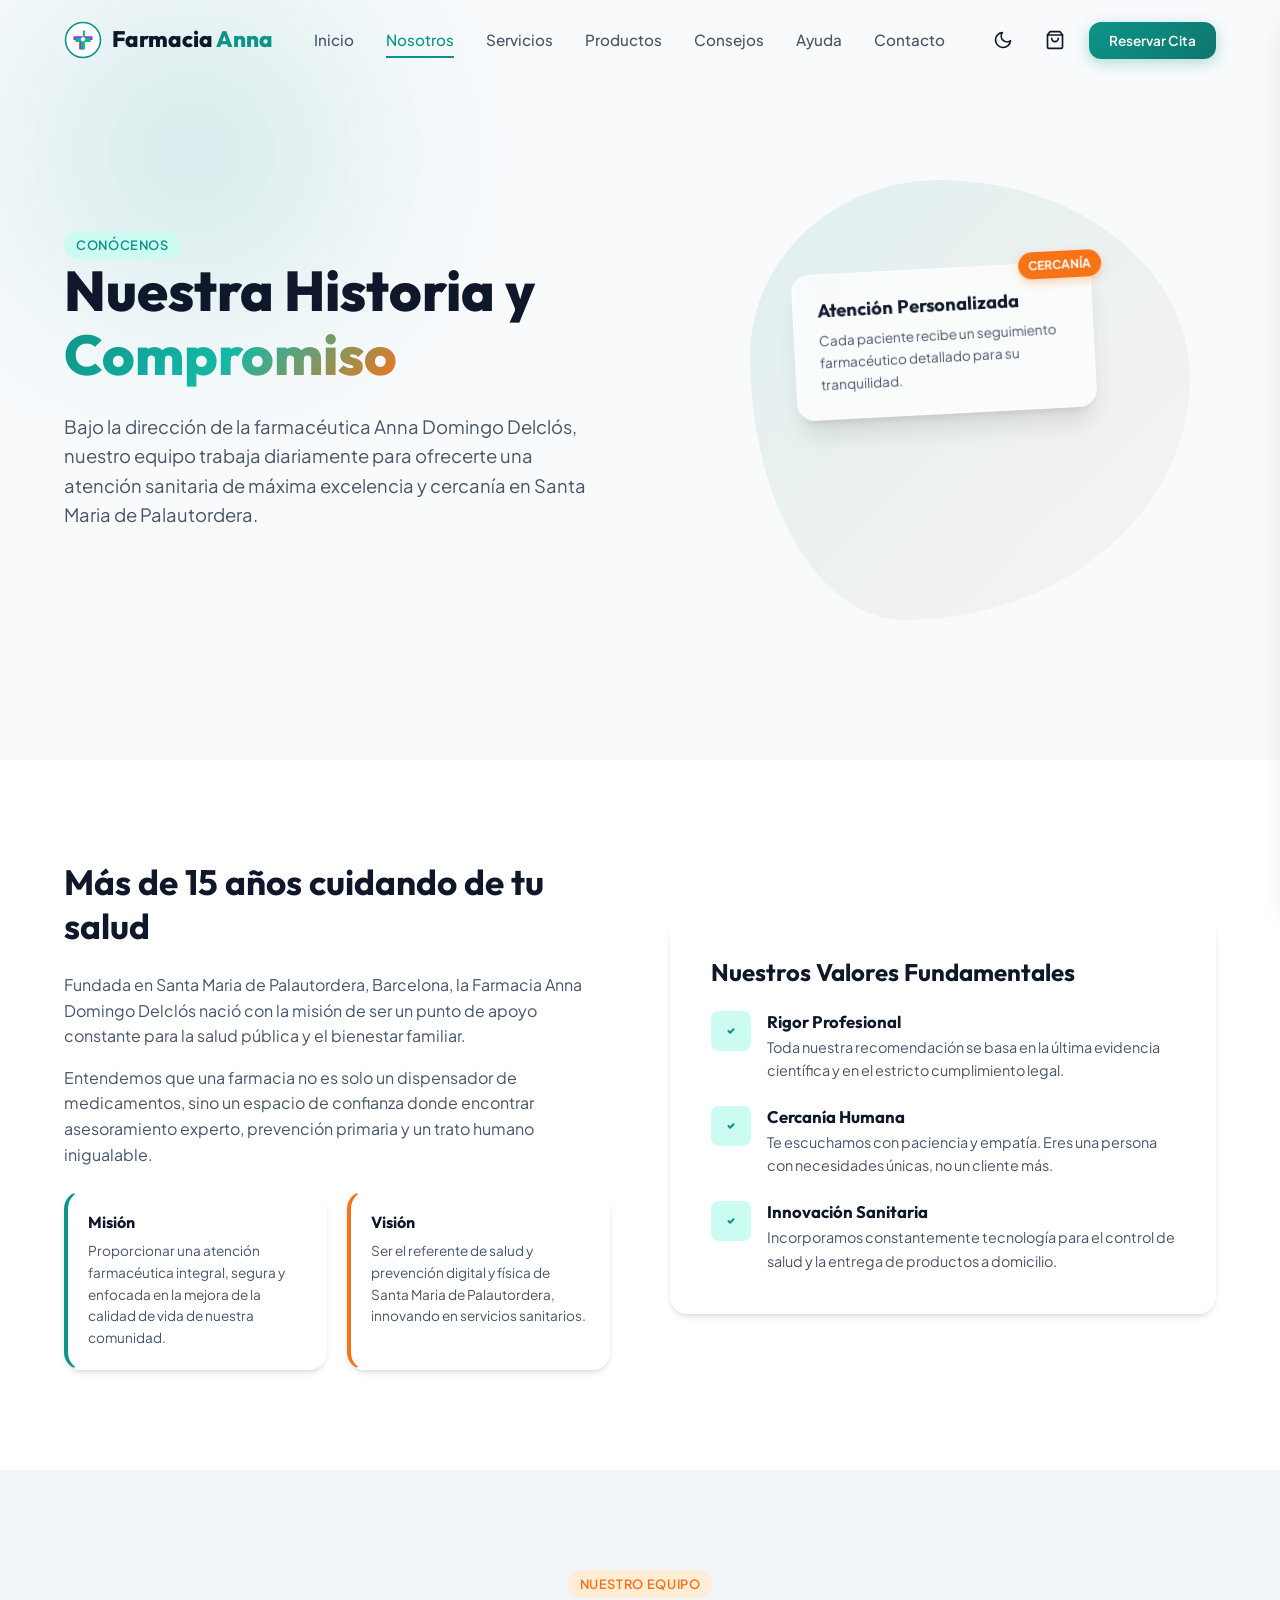
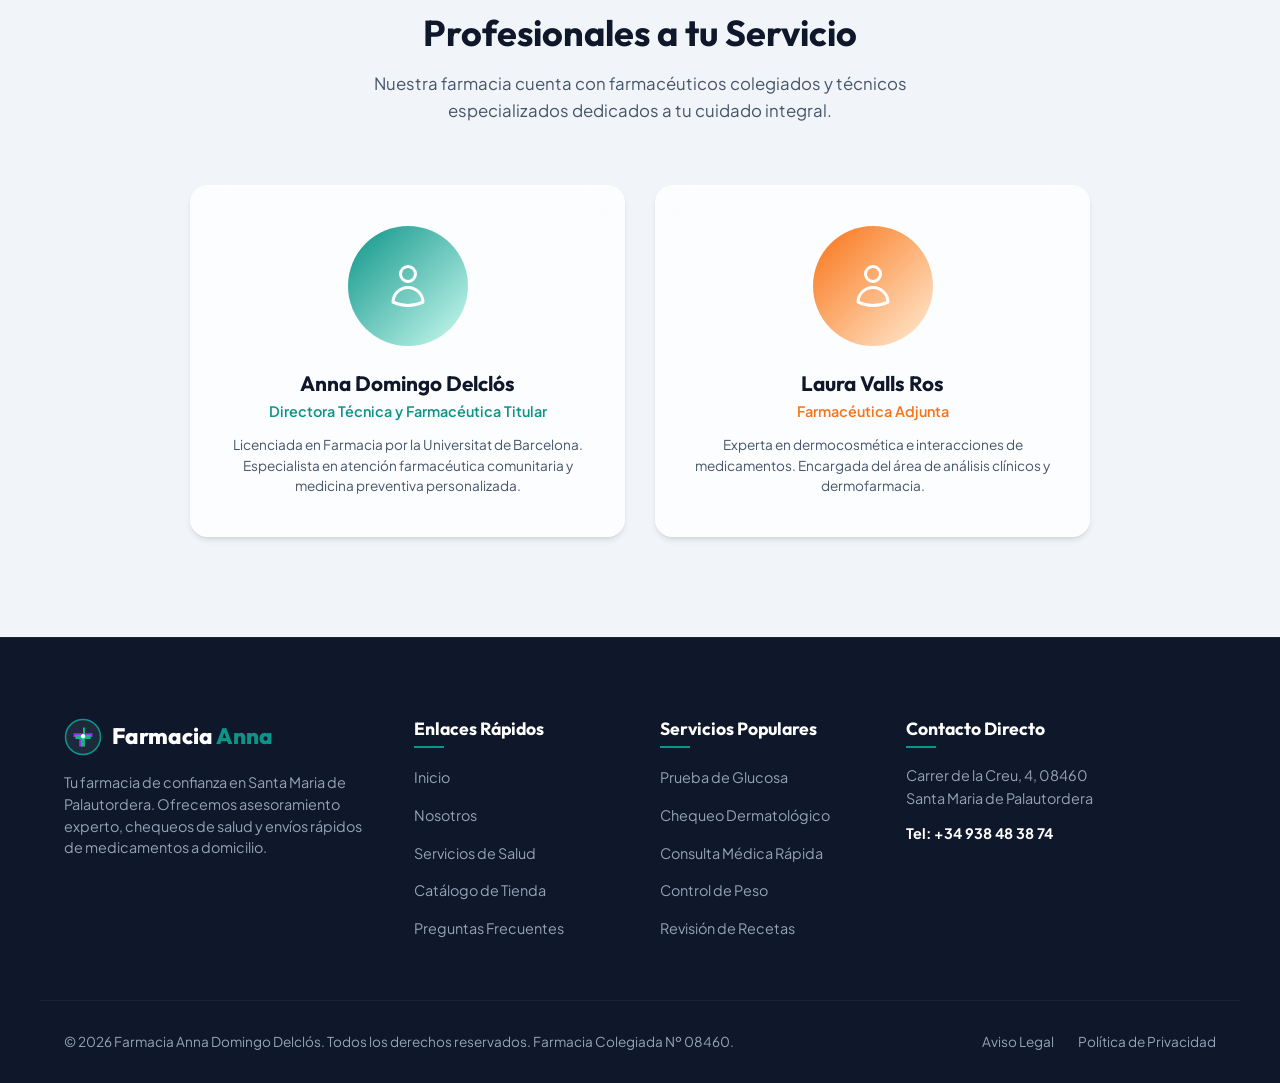
<file: about/index.html>
<!DOCTYPE html>
<html lang="es">
<head>
    <meta charset="UTF-8">
    <meta name="viewport" content="width=device-width, initial-scale=1.0">
    <title>Nosotros | Farmacia Anna Domingo Delclós</title>
    
    <!-- Meta tags SEO -->
    <meta name="description" content="Conoce la historia, valores y el equipo profesional liderado por Anna Domingo Delclós en su farmacia de Santa Maria de Palautordera. Más de 15 años cuidando de tu bienestar.">
    <meta name="keywords" content="nosotros, farmacia anna domingo delclos, historia, valores, equipo, santa maria de palautordera">
    <meta name="robots" content="index, follow">
    <link rel="canonical" href="https://farmacia-ana.com/about/">
    
    <!-- Open Graph -->
    <meta property="og:type" content="website">
    <meta property="og:title" content="Nosotros | Farmacia Anna Domingo Delclós">
    <meta property="og:description" content="Conoce a nuestro equipo de farmacéuticos expertos liderado por Anna Domingo Delclós.">
    <meta property="og:url" content="https://farmacia-ana.com/about/">
    
    <!-- Styles -->
    <link rel="stylesheet" href="../styles.css">
</head>
<body>

    <!-- Header / Navbar -->
    <header id="main-header">
        <div class="container nav-container">
            <a href="../index.html" class="logo" id="nav-logo" aria-label="Farmacia Anna Domingo Delclós Inicio">
                <svg viewBox="0 0 100 100" fill="none" xmlns="http://www.w3.org/2000/svg">
                    <circle cx="50" cy="50" r="46" fill="var(--bg-secondary)" stroke="var(--primary)" stroke-width="4"/>
                    <path d="M50 15 V40 H25 V50 H40 V75 H50 V50 H75 V40 H50 V15 Z" fill="#9333ea"/>
                    <path d="M50 25 V45 H30 V55 H45 V75 H55 V55 H70 V45 H55 V25 Z" fill="#10b981"/>
                    <path d="M50 42 C53 42 56 45 56 48 C56 51 53 54 50 54 C47 54 44 51 44 48 C44 45 47 42 50 42 Z" fill="white"/>
                </svg>
                <span>Farmacia <span style="color:var(--primary);">Anna</span></span>
            </a>

            <!-- Desktop Links -->
            <nav class="nav-links" id="menu-links" aria-label="Menú principal">
                <a href="../index.html" class="nav-link">Inicio</a>
                <a href="index.html" class="nav-link active">Nosotros</a>
                <a href="../services/index.html" class="nav-link">Servicios</a>
                <a href="../index.html#productos" class="nav-link">Productos</a>
                <a href="../index.html#blog" class="nav-link">Consejos</a>
                <a href="../index.html#faq" class="nav-link">Ayuda</a>
                <a href="../index.html#contacto" class="nav-link">Contacto</a>
            </nav>

            <!-- Navbar Actions -->
            <div class="nav-actions">
                <button class="icon-btn" id="theme-toggle" aria-label="Cambiar tema de color">
                    <svg class="sun-icon" xmlns="http://www.w3.org/2000/svg" width="20" height="20" viewBox="0 0 24 24" fill="none" stroke="currentColor" stroke-width="2" stroke-linecap="round" stroke-linejoin="round">
                        <circle cx="12" cy="12" r="5"></circle>
                        <line x1="12" y1="1" x2="12" y2="3"></line>
                        <line x1="12" y1="21" x2="12" y2="23"></line>
                        <line x1="4.22" y1="4.22" x2="5.64" y2="5.64"></line>
                        <line x1="18.36" y1="18.36" x2="19.78" y2="19.78"></line>
                        <line x1="1" y1="12" x2="3" y2="12"></line>
                        <line x1="21" y1="12" x2="23" y2="12"></line>
                        <line x1="4.22" y1="19.78" x2="5.64" y2="18.36"></line>
                        <line x1="18.36" y1="5.64" x2="19.78" y2="4.22"></line>
                    </svg>
                    <svg class="moon-icon" xmlns="http://www.w3.org/2000/svg" width="20" height="20" viewBox="0 0 24 24" fill="none" stroke="currentColor" stroke-width="2" stroke-linecap="round" stroke-linejoin="round" style="display: none;">
                        <path d="M21 12.79A9 9 0 1 1 11.21 3 7 7 0 0 0 21 12.79z"></path>
                    </svg>
                </button>

                <button class="icon-btn" id="cart-btn" aria-label="Ver carrito de compras">
                    <svg xmlns="http://www.w3.org/2000/svg" width="20" height="20" viewBox="0 0 24 24" fill="none" stroke="currentColor" stroke-width="2" stroke-linecap="round" stroke-linejoin="round">
                        <path d="M6 2L3 6v14a2 2 0 0 0 2 2h14a2 2 0 0 0 2-2V6l-3-4z"></path>
                        <line x1="3" y1="6" x2="21" y2="6"></line>
                        <path d="M16 10a4 4 0 0 1-8 0"></path>
                    </svg>
                    <span class="cart-badge" style="display: none;">0</span>
                </button>

                <button class="btn btn-primary book-service-btn" style="padding: 10px 20px; font-size: 0.85rem;" id="header-book-btn">Reservar Cita</button>

                <button class="icon-btn mobile-toggle" id="mobile-toggle" aria-label="Abrir menú de navegación">
                    <svg class="menu-icon" xmlns="http://www.w3.org/2000/svg" width="24" height="24" viewBox="0 0 24 24" fill="none" stroke="currentColor" stroke-width="2" stroke-linecap="round" stroke-linejoin="round">
                        <line x1="3" y1="12" x2="21" y2="12"></line>
                        <line x1="3" y1="6" x2="21" y2="6"></line>
                        <line x1="3" y1="18" x2="21" y2="18"></line>
                    </svg>
                    <svg class="close-icon" xmlns="http://www.w3.org/2000/svg" width="24" height="24" viewBox="0 0 24 24" fill="none" stroke="currentColor" stroke-width="2" stroke-linecap="round" stroke-linejoin="round" style="display: none;">
                        <line x1="18" y1="6" x2="6" y2="18"></line>
                        <line x1="6" y1="6" x2="18" y2="18"></line>
                    </svg>
                </button>
            </div>
        </div>
    </header>

    <!-- About Hero -->
    <section class="hero" id="nosotros-hero">
        <div class="hero-glow-1"></div>
        <div class="container hero-wrapper" style="padding-bottom: 20px;">
            <div class="hero-content">
                <span class="badge badge-primary">CONÓCENOS</span>
                <h1 class="hero-title">Nuestra Historia y <span class="gradient-text">Compromiso</span></h1>
                <p class="hero-desc">Bajo la dirección de la farmacéutica Anna Domingo Delclós, nuestro equipo trabaja diariamente para ofrecerte una atención sanitaria de máxima excelencia y cercanía en Santa Maria de Palautordera.</p>
            </div>
            <div class="hero-image-wrapper">
                <div class="pharmacy-illustration">
                    <div class="blob-bg"></div>
                    <div class="illustration-card card-1" style="left: 10%; top: 20%; width: 300px;">
                        <span class="illustration-badge">CERCANÍA</span>
                        <h3>Atención Personalizada</h3>
                        <p>Cada paciente recibe un seguimiento farmacéutico detallado para su tranquilidad.</p>
                    </div>
                </div>
            </div>
        </div>
    </section>

    <!-- History and Values Section -->
    <section class="section-padding" style="background-color: var(--bg-secondary);">
        <div class="container" style="display: grid; grid-template-columns: 1fr 1fr; gap: 60px; align-items: center;">
            <div>
                <h2 style="font-size: 2.2rem; margin-bottom: 24px;">Más de 15 años cuidando de tu salud</h2>
                <p style="color: var(--text-secondary); margin-bottom: 16px;">Fundada en Santa Maria de Palautordera, Barcelona, la Farmacia Anna Domingo Delclós nació con la misión de ser un punto de apoyo constante para la salud pública y el bienestar familiar.</p>
                <p style="color: var(--text-secondary); margin-bottom: 24px;">Entendemos que una farmacia no es solo un dispensador de medicamentos, sino un espacio de confianza donde encontrar asesoramiento experto, prevención primaria y un trato humano inigualable.</p>
                
                <div style="display: grid; grid-template-columns: 1fr 1fr; gap: 20px;">
                    <div class="glass-panel" style="padding: 20px; border-left: 4px solid var(--primary);">
                        <h4 style="margin-bottom: 8px;">Misión</h4>
                        <p style="font-size: 0.85rem; color: var(--text-secondary);">Proporcionar una atención farmacéutica integral, segura y enfocada en la mejora de la calidad de vida de nuestra comunidad.</p>
                    </div>
                    <div class="glass-panel" style="padding: 20px; border-left: 4px solid var(--accent);">
                        <h4 style="margin-bottom: 8px;">Visión</h4>
                        <p style="font-size: 0.85rem; color: var(--text-secondary);">Ser el referente de salud y prevención digital y física de Santa Maria de Palautordera, innovando en servicios sanitarios.</p>
                    </div>
                </div>
            </div>
            
            <div class="glass-panel" style="padding: 40px;">
                <h3 style="margin-bottom: 24px; font-size: 1.5rem;">Nuestros Valores Fundamentales</h3>
                <div style="display: flex; flex-direction: column; gap: 24px;">
                    <!-- Value 1 -->
                    <div style="display: flex; gap: 16px;">
                        <div style="width: 40px; height: 40px; border-radius: 8px; background-color: var(--primary-light); color: var(--primary); display: flex; align-items: center; justify-content: center; flex-shrink: 0;">
                            <svg xmlns="http://www.w3.org/2000/svg" width="20" height="20" fill="none" viewBox="0 0 24 24" stroke="currentColor" stroke-width="2.5"><path stroke-linecap="round" stroke-linejoin="round" d="M9 12l2 2 4-4" /></svg>
                        </div>
                        <div>
                            <h4 style="font-size: 1.05rem; margin-bottom: 4px;">Rigor Profesional</h4>
                            <p style="font-size: 0.9rem; color: var(--text-secondary);">Toda nuestra recomendación se basa en la última evidencia científica y en el estricto cumplimiento legal.</p>
                        </div>
                    </div>
                    <!-- Value 2 -->
                    <div style="display: flex; gap: 16px;">
                        <div style="width: 40px; height: 40px; border-radius: 8px; background-color: var(--primary-light); color: var(--primary); display: flex; align-items: center; justify-content: center; flex-shrink: 0;">
                            <svg xmlns="http://www.w3.org/2000/svg" width="20" height="20" fill="none" viewBox="0 0 24 24" stroke="currentColor" stroke-width="2.5"><path stroke-linecap="round" stroke-linejoin="round" d="M9 12l2 2 4-4" /></svg>
                        </div>
                        <div>
                            <h4 style="font-size: 1.05rem; margin-bottom: 4px;">Cercanía Humana</h4>
                            <p style="font-size: 0.9rem; color: var(--text-secondary);">Te escuchamos con paciencia y empatía. Eres una persona con necesidades únicas, no un cliente más.</p>
                        </div>
                    </div>
                    <!-- Value 3 -->
                    <div style="display: flex; gap: 16px;">
                        <div style="width: 40px; height: 40px; border-radius: 8px; background-color: var(--primary-light); color: var(--primary); display: flex; align-items: center; justify-content: center; flex-shrink: 0;">
                            <svg xmlns="http://www.w3.org/2000/svg" width="20" height="20" fill="none" viewBox="0 0 24 24" stroke="currentColor" stroke-width="2.5"><path stroke-linecap="round" stroke-linejoin="round" d="M9 12l2 2 4-4" /></svg>
                        </div>
                        <div>
                            <h4 style="font-size: 1.05rem; margin-bottom: 4px;">Innovación Sanitaria</h4>
                            <p style="font-size: 0.9rem; color: var(--text-secondary);">Incorporamos constantemente tecnología para el control de salud y la entrega de productos a domicilio.</p>
                        </div>
                    </div>
                </div>
            </div>
        </div>
    </section>

    <!-- Professional Team -->
    <section class="section-padding" style="background-color: var(--bg-tertiary);">
        <div class="container">
            <div class="section-header">
                <span class="badge badge-accent">NUESTRO EQUIPO</span>
                <h2>Profesionales a tu Servicio</h2>
                <p>Nuestra farmacia cuenta con farmacéuticos colegiados y técnicos especializados dedicados a tu cuidado integral.</p>
            </div>
            
            <div style="display: grid; grid-template-columns: repeat(auto-fit, minmax(280px, 1fr)); gap: 30px; justify-content: center; max-width: 900px; margin: 0 auto;">
                <!-- Team Member 1 -->
                <div class="glass-panel text-center" style="padding: 40px 24px; overflow: hidden; display: flex; flex-direction: column; align-items: center;">
                    <div style="width: 120px; height: 120px; border-radius: 50%; background: linear-gradient(135deg, var(--primary) 0%, var(--primary-light) 100%); margin-bottom: 24px; display: flex; align-items: center; justify-content: center; color: white;">
                        <svg xmlns="http://www.w3.org/2000/svg" width="48" height="48" fill="none" viewBox="0 0 24 24" stroke="currentColor" stroke-width="1.5">
                            <path stroke-linecap="round" stroke-linejoin="round" d="M15.75 6a3.75 3.75 0 11-7.5 0 3.75 3.75 0 017.5 0zM4.501 20.118a7.5 7.5 0 0114.998 0A17.933 17.933 0 0112 21.75c-2.676 0-5.216-.584-7.499-1.632z" />
                        </svg>
                    </div>
                    <h3 style="font-size: 1.3rem; margin-bottom: 4px;">Anna Domingo Delclós</h3>
                    <p style="color: var(--primary); font-weight: 600; font-size: 0.9rem; margin-bottom: 12px;">Directora Técnica y Farmacéutica Titular</p>
                    <p style="font-size: 0.85rem; color: var(--text-secondary); line-height: 1.5;">Licenciada en Farmacia por la Universitat de Barcelona. Especialista en atención farmacéutica comunitaria y medicina preventiva personalizada.</p>
                </div>

                <!-- Team Member 2 -->
                <div class="glass-panel text-center" style="padding: 40px 24px; overflow: hidden; display: flex; flex-direction: column; align-items: center;">
                    <div style="width: 120px; height: 120px; border-radius: 50%; background: linear-gradient(135deg, var(--accent) 0%, var(--accent-light) 100%); margin-bottom: 24px; display: flex; align-items: center; justify-content: center; color: white;">
                        <svg xmlns="http://www.w3.org/2000/svg" width="48" height="48" fill="none" viewBox="0 0 24 24" stroke="currentColor" stroke-width="1.5">
                            <path stroke-linecap="round" stroke-linejoin="round" d="M15.75 6a3.75 3.75 0 11-7.5 0 3.75 3.75 0 017.5 0zM4.501 20.118a7.5 7.5 0 0114.998 0A17.933 17.933 0 0112 21.75c-2.676 0-5.216-.584-7.499-1.632z" />
                        </svg>
                    </div>
                    <h3 style="font-size: 1.3rem; margin-bottom: 4px;">Laura Valls Ros</h3>
                    <p style="color: var(--accent); font-weight: 600; font-size: 0.9rem; margin-bottom: 12px;">Farmacéutica Adjunta</p>
                    <p style="font-size: 0.85rem; color: var(--text-secondary); line-height: 1.5;">Experta en dermocosmética e interacciones de medicamentos. Encargada del área de análisis clínicos y dermofarmacia.</p>
                </div>
            </div>
        </div>
    </section>

    <!-- Footer -->
    <footer>
        <div class="container footer-grid">
            <div class="footer-col footer-logo-col">
                <a href="../index.html" class="logo" style="color: white;">
                    <svg viewBox="0 0 100 100" fill="none" xmlns="http://www.w3.org/2000/svg">
                        <circle cx="50" cy="50" r="46" fill="#1e293b" stroke="var(--primary)" stroke-width="4"/>
                        <path d="M50 15 V40 H25 V50 H40 V75 H50 V50 H75 V40 H50 V15 Z" fill="#9333ea"/>
                        <path d="M50 25 V45 H30 V55 H45 V75 H55 V55 H70 V45 H55 V25 Z" fill="#10b981"/>
                        <path d="M50 42 C53 42 56 45 56 48 C56 51 53 54 50 54 C47 54 44 51 44 48 C44 45 47 42 50 42 Z" fill="white"/>
                    </svg>
                    <span>Farmacia <span style="color:var(--primary);">Anna</span></span>
                </a>
                <p>Tu farmacia de confianza en Santa Maria de Palautordera. Ofrecemos asesoramiento experto, chequeos de salud y envíos rápidos de medicamentos a domicilio.</p>
            </div>

            <div class="footer-col">
                <h4>Enlaces Rápidos</h4>
                <ul>
                    <li><a href="../index.html">Inicio</a></li>
                    <li><a href="index.html">Nosotros</a></li>
                    <li><a href="../services/index.html">Servicios de Salud</a></li>
                    <li><a href="../index.html#productos">Catálogo de Tienda</a></li>
                    <li><a href="../index.html#faq">Preguntas Frecuentes</a></li>
                </ul>
            </div>

            <div class="footer-col">
                <h4>Servicios Populares</h4>
                <ul>
                    <li><a href="../services/index.html">Prueba de Glucosa</a></li>
                    <li><a href="../services/index.html">Chequeo Dermatológico</a></li>
                    <li><a href="../services/index.html">Consulta Médica Rápida</a></li>
                    <li><a href="../services/index.html">Control de Peso</a></li>
                    <li><a href="../services/index.html">Revisión de Recetas</a></li>
                </ul>
            </div>

            <div class="footer-col">
                <h4>Contacto Directo</h4>
                <p style="font-size: 0.9rem; line-height: 1.6; margin-bottom: 12px;">Carrer de la Creu, 4, 08460<br>Santa Maria de Palautordera</p>
                <p style="font-size: 0.9rem; font-weight: bold; color: white;">Tel: +34 938 48 38 74</p>
            </div>
        </div>

        <div class="container footer-bottom">
            <p>&copy; 2026 Farmacia Anna Domingo Delclós. Todos los derechos reservados. Farmacia Colegiada Nº 08460.</p>
            <div class="footer-bottom-links">
                <a href="#">Aviso Legal</a>
                <a href="#">Política de Privacidad</a>
            </div>
        </div>
    </footer>

    <!-- Modals & Cart Drawer (Needed on all pages for consistency) -->
    <div class="drawer-overlay" id="drawer-overlay"></div>
    <div class="cart-drawer" id="cart-drawer" role="dialog" aria-modal="true" aria-label="Carrito de Compras">
        <div class="cart-header">
            <h2>Tu Carrito</h2>
            <button class="icon-btn" id="close-cart" aria-label="Cerrar carrito">
                <svg xmlns="http://www.w3.org/2000/svg" width="24" height="24" viewBox="0 0 24 24" fill="none" stroke="currentColor" stroke-width="2" stroke-linecap="round" stroke-linejoin="round"><line x1="18" y1="6" x2="6" y2="18"></line><line x1="6" y1="6" x2="18" y2="18"></line></svg>
            </button>
        </div>
        <div class="cart-items"></div>
        <div class="cart-footer">
            <div class="cart-summary-row">
                <span>Total:</span>
                <span class="cart-summary-total"><span id="cart-total-val">0.00</span> €</span>
            </div>
            <button class="btn btn-accent" style="width: 100%;" id="checkout-btn">Proceder al Pago</button>
        </div>
    </div>

    <!-- Booking Modal -->
    <div class="modal-overlay" id="booking-modal" role="dialog" aria-modal="true" aria-labelledby="modal-title">
        <div class="modal-content glass-panel">
            <div class="modal-header">
                <h2 id="modal-title">Solicitar Cita de Salud</h2>
                <button class="modal-close" id="close-modal" aria-label="Cerrar modal">
                    <svg xmlns="http://www.w3.org/2000/svg" width="20" height="20" viewBox="0 0 24 24" fill="none" stroke="currentColor" stroke-width="2" stroke-linecap="round" stroke-linejoin="round"><line x1="18" y1="6" x2="6" y2="18"></line><line x1="6" y1="6" x2="18" y2="18"></line></svg>
                </button>
            </div>
            <div class="modal-body">
                <form id="appointment-form">
                    <div class="form-group">
                        <label for="modal-name">Nombre Completo *</label>
                        <input type="text" id="modal-name" class="form-input" placeholder="Escribe tu nombre completo" required>
                    </div>
                    <div class="form-group">
                        <label for="modal-phone">Teléfono de Contacto *</label>
                        <input type="tel" id="modal-phone" class="form-input" placeholder="Ej: 600 000 000" required>
                    </div>
                    <div class="form-group">
                        <label for="modal-service">Servicio Requerido *</label>
                        <select id="modal-service" class="form-input" required>
                            <option value="" disabled selected>Seleccione un servicio</option>
                            <option value="Chequeos y Pruebas de Salud">Chequeos y Pruebas de Salud (34.00 €)</option>
                            <option value="Consulta Personalizada">Consulta Personalizada (23.00 €)</option>
                            <option value="Medicina Interna">Medicina Interna (42.00 €)</option>
                            <option value="Revisión de Recetas">Revisión de Recetas (34.00 €)</option>
                            <option value="Asesoramiento en Salud">Asesoramiento en Salud (34.00 €)</option>
                            <option value="Chequeo Dermatológico">Chequeo Dermatológico (34.00 €)</option>
                            <option value="Chequeo Médico General">Chequeo Médico General (34.00 €)</option>
                            <option value="Control de Salud Personalizado">Control de Salud Personalizado (34.00 €)</option>
                        </select>
                    </div>
                    <div class="form-group-row">
                        <div class="form-group">
                            <label for="modal-date">Fecha *</label>
                            <input type="date" id="modal-date" class="form-input" required>
                        </div>
                        <div class="form-group">
                            <label for="modal-time">Hora *</label>
                            <select id="modal-time" class="form-input" required>
                                <option value="" disabled selected>Seleccionar hora</option>
                                <option value="09:00">09:00</option>
                                <option value="10:00">10:00</option>
                                <option value="11:00">11:00</option>
                                <option value="12:00">12:00</option>
                                <option value="13:00">13:00</option>
                                <option value="16:00">16:00</option>
                                <option value="17:00">17:00</option>
                                <option value="18:00">18:00</option>
                                <option value="19:00">19:00</option>
                            </select>
                        </div>
                    </div>
                    <button type="submit" class="btn btn-primary" style="width: 100%; margin-top: 10px;" id="btn-submit-booking">Agendar Ahora</button>
                </form>
            </div>
        </div>
    </div>

    <div class="toast-container" id="toast-container"></div>
    <script src="../app.js"></script>
</body>
</html>
</file>
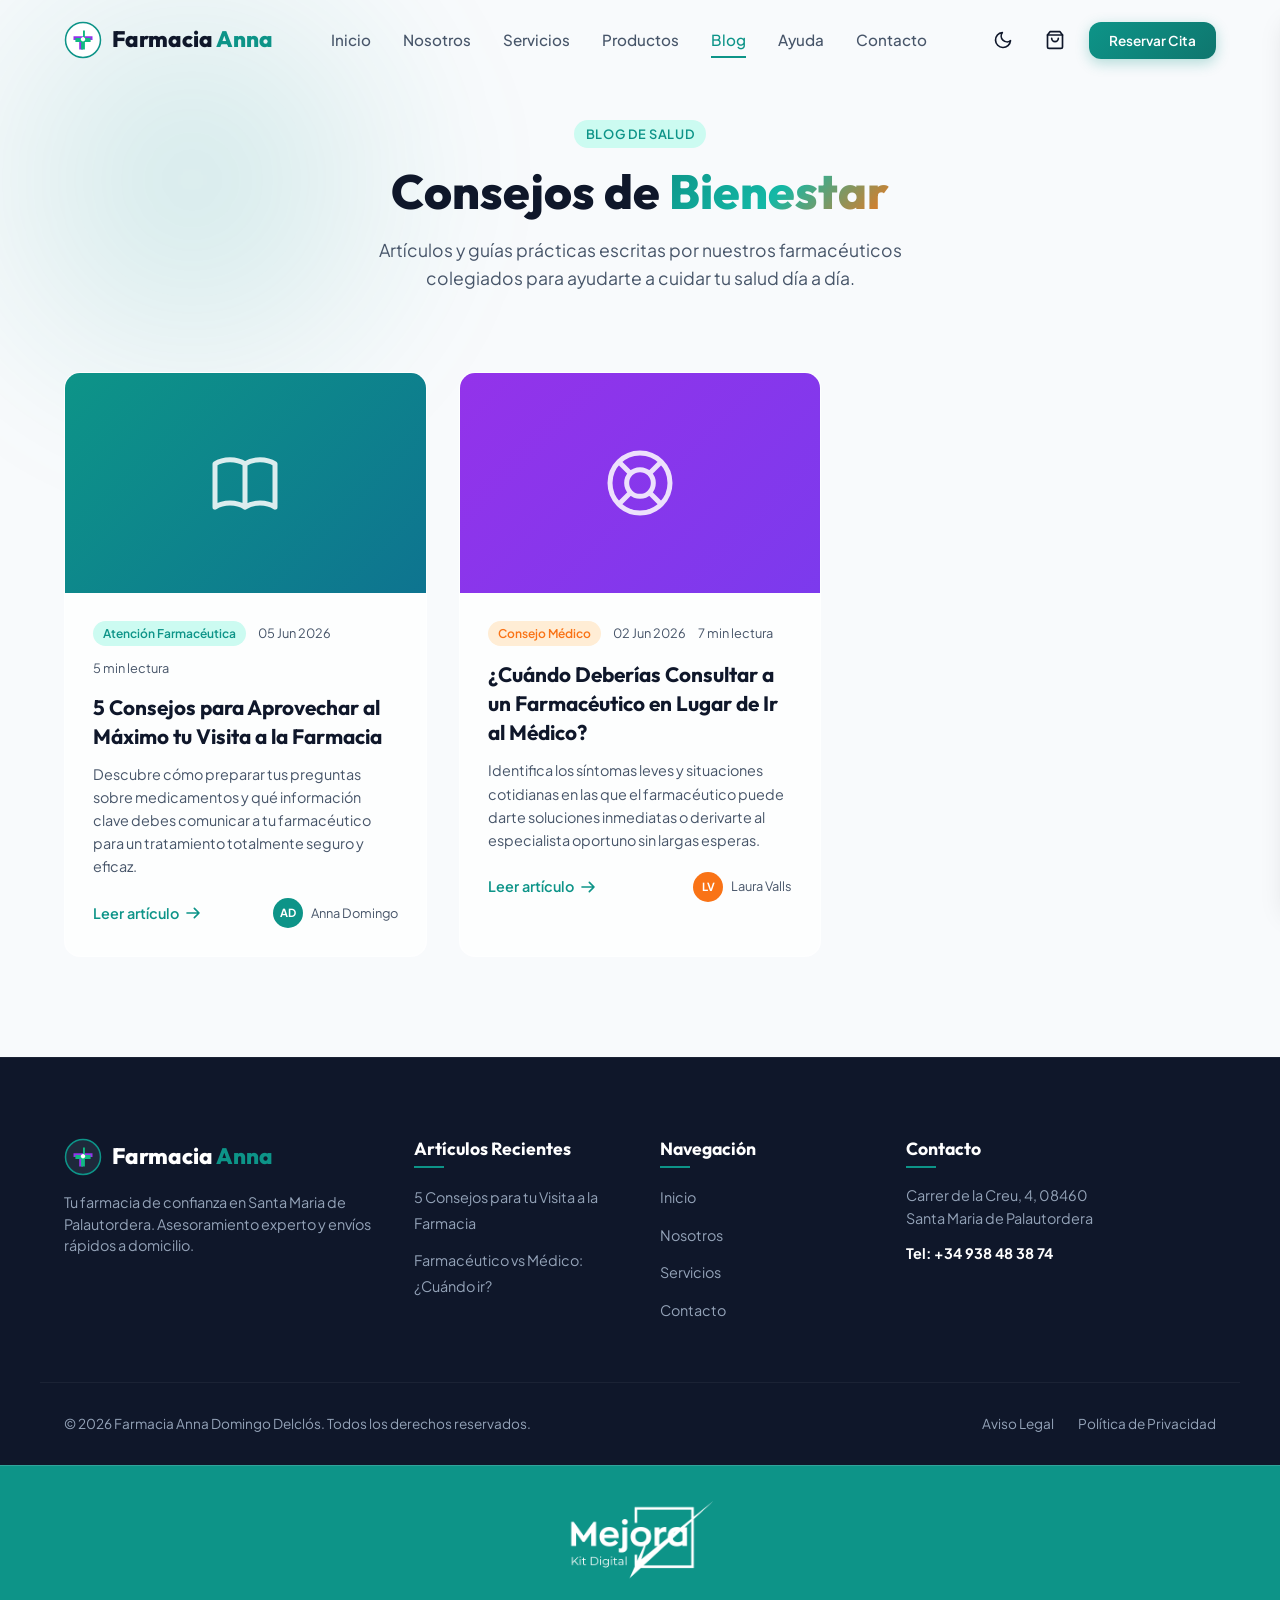
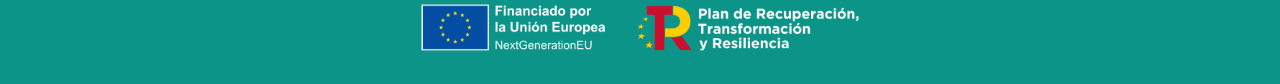
<file: blog/index.html>
﻿<!DOCTYPE html>
<html lang="es">
<head>
    <meta charset="UTF-8">
    <meta name="viewport" content="width=device-width, initial-scale=1.0">
    <title>Blog de Salud | Farmacia Anna Domingo Delclós</title>
    <meta name="description" content="Consejos de salud, noticias farmacéuticas y recomendaciones de bienestar escritas por nuestros farmacéuticos colegiados en Santa Maria de Palautordera.">
    <meta name="keywords" content="blog farmacia, consejos salud, farmacia anna, bienestar, medicamentos, santa maria de palautordera">
    <meta name="robots" content="index, follow">
    <link rel="canonical" href="https://farmacia-ana.com/blog/">
    <meta property="og:type" content="website">
    <meta property="og:title" content="Blog de Salud | Farmacia Anna Domingo Delclós">
    <meta property="og:description" content="Artículos y consejos de salud de nuestros farmacéuticos expertos.">
    <meta property="og:url" content="https://farmacia-ana.com/blog/">
    <link rel="stylesheet" href="../styles.css">
    <style>
        .blog-hero { padding: 120px 0 60px; text-align: center; }
        .blog-hero h1 { font-size: 3rem; margin-bottom: 16px; }
        .blog-hero p { font-size: 1.1rem; color: var(--text-secondary); max-width: 600px; margin: 0 auto; }
        .blog-listing { display: grid; grid-template-columns: repeat(auto-fill, minmax(360px, 1fr)); gap: 32px; }
        .blog-full-card { border-radius: 16px; overflow: hidden; background: var(--glass-bg); border: 1px solid var(--glass-border); transition: transform 0.3s, box-shadow 0.3s; }
        .blog-full-card:hover { transform: translateY(-6px); box-shadow: 0 20px 60px rgba(0,0,0,0.2); }
        .blog-card-thumb { height: 220px; display: flex; align-items: center; justify-content: center; }
        .blog-card-thumb.thumb-teal { background: linear-gradient(135deg, var(--primary) 0%, #0e7490 100%); }
        .blog-card-thumb.thumb-purple { background: linear-gradient(135deg, #9333ea 0%, #7c3aed 100%); }
        .blog-card-thumb svg { width: 80px; height: 80px; color: rgba(255,255,255,0.85); }
        .blog-card-body { padding: 28px; }
        .blog-card-meta { display: flex; gap: 12px; align-items: center; margin-bottom: 14px; font-size: 0.8rem; color: var(--text-secondary); flex-wrap: wrap; }
        .blog-card-meta .pill { background: var(--primary-light); color: var(--primary); padding: 3px 10px; border-radius: 20px; font-weight: 600; font-size: 0.75rem; }
        .blog-card-body h2 { font-size: 1.3rem; margin-bottom: 12px; line-height: 1.4; }
        .blog-card-body p { color: var(--text-secondary); font-size: 0.9rem; line-height: 1.6; margin-bottom: 20px; }
        .blog-card-footer { display: flex; align-items: center; justify-content: space-between; }
        .read-more { display: inline-flex; align-items: center; gap: 6px; color: var(--primary); font-weight: 600; font-size: 0.9rem; text-decoration: none; transition: gap 0.2s; }
        .read-more:hover { gap: 10px; }
        .author-mini { display: flex; align-items: center; gap: 8px; font-size: 0.8rem; color: var(--text-secondary); }
        .author-avatar { width: 30px; height: 30px; border-radius: 50%; background: var(--primary); display: flex; align-items: center; justify-content: center; color: white; font-weight: 700; font-size: 0.7rem; }
    </style>
</head>
<body>
    <!-- Header -->
    <header id="main-header">
        <div class="container nav-container">
            <a href="../index.html" class="logo" aria-label="Farmacia Anna Domingo Delclós">
                <svg viewBox="0 0 100 100" fill="none" xmlns="http://www.w3.org/2000/svg">
                    <circle cx="50" cy="50" r="46" fill="var(--bg-secondary)" stroke="var(--primary)" stroke-width="4"/>
                    <path d="M50 15 V40 H25 V50 H40 V75 H50 V50 H75 V40 H50 V15 Z" fill="#9333ea"/>
                    <path d="M50 25 V45 H30 V55 H45 V75 H55 V55 H70 V45 H55 V25 Z" fill="#10b981"/>
                    <path d="M50 42 C53 42 56 45 56 48 C56 51 53 54 50 54 C47 54 44 51 44 48 C44 45 47 42 50 42 Z" fill="white"/>
                </svg>
                <span>Farmacia <span style="color:var(--primary);">Anna</span></span>
            </a>
            <nav class="nav-links" id="menu-links" aria-label="Menú principal">
                <a href="../index.html" class="nav-link">Inicio</a>
                <a href="../nosotros/index.html" class="nav-link">Nosotros</a>
                <a href="../servicios/index.html" class="nav-link">Servicios</a>
                <a href="../index.html#productos" class="nav-link">Productos</a>
                <a href="index.html" class="nav-link active">Blog</a>
                <a href="../index.html#faq" class="nav-link">Ayuda</a>
                <a href="../contacto/index.html" class="nav-link">Contacto</a>
            </nav>
            <div class="nav-actions">
                <button class="icon-btn" id="theme-toggle" aria-label="Cambiar tema">
                    <svg class="sun-icon" xmlns="http://www.w3.org/2000/svg" width="20" height="20" viewBox="0 0 24 24" fill="none" stroke="currentColor" stroke-width="2" stroke-linecap="round" stroke-linejoin="round"><circle cx="12" cy="12" r="5"></circle><line x1="12" y1="1" x2="12" y2="3"></line><line x1="12" y1="21" x2="12" y2="23"></line><line x1="4.22" y1="4.22" x2="5.64" y2="5.64"></line><line x1="18.36" y1="18.36" x2="19.78" y2="19.78"></line><line x1="1" y1="12" x2="3" y2="12"></line><line x1="21" y1="12" x2="23" y2="12"></line><line x1="4.22" y1="19.78" x2="5.64" y2="18.36"></line><line x1="18.36" y1="5.64" x2="19.78" y2="4.22"></line></svg>
                    <svg class="moon-icon" xmlns="http://www.w3.org/2000/svg" width="20" height="20" viewBox="0 0 24 24" fill="none" stroke="currentColor" stroke-width="2" stroke-linecap="round" stroke-linejoin="round" style="display:none;"><path d="M21 12.79A9 9 0 1 1 11.21 3 7 7 0 0 0 21 12.79z"></path></svg>
                </button>
                <button class="icon-btn" id="cart-btn" aria-label="Carrito">
                    <svg xmlns="http://www.w3.org/2000/svg" width="20" height="20" viewBox="0 0 24 24" fill="none" stroke="currentColor" stroke-width="2" stroke-linecap="round" stroke-linejoin="round"><path d="M6 2L3 6v14a2 2 0 0 0 2 2h14a2 2 0 0 0 2-2V6l-3-4z"></path><line x1="3" y1="6" x2="21" y2="6"></line><path d="M16 10a4 4 0 0 1-8 0"></path></svg>
                    <span class="cart-badge" style="display:none;">0</span>
                </button>
                <button class="btn btn-primary book-service-btn" style="padding:10px 20px;font-size:0.85rem;" id="header-book-btn">Reservar Cita</button>
                <button class="icon-btn mobile-toggle" id="mobile-toggle" aria-label="Menú móvil">
                    <svg class="menu-icon" xmlns="http://www.w3.org/2000/svg" width="24" height="24" viewBox="0 0 24 24" fill="none" stroke="currentColor" stroke-width="2" stroke-linecap="round" stroke-linejoin="round"><line x1="3" y1="12" x2="21" y2="12"></line><line x1="3" y1="6" x2="21" y2="6"></line><line x1="3" y1="18" x2="21" y2="18"></line></svg>
                    <svg class="close-icon" xmlns="http://www.w3.org/2000/svg" width="24" height="24" viewBox="0 0 24 24" fill="none" stroke="currentColor" stroke-width="2" stroke-linecap="round" stroke-linejoin="round" style="display:none;"><line x1="18" y1="6" x2="6" y2="18"></line><line x1="6" y1="6" x2="18" y2="18"></line></svg>
                </button>
            </div>
        </div>
    </header>

    <!-- Hero -->
    <section class="blog-hero" style="padding-top:120px; padding-bottom:60px;">
        <div class="hero-glow-1"></div>
        <div class="container">
            <span class="badge badge-primary" style="margin-bottom:16px;">BLOG DE SALUD</span>
            <h1 class="hero-title">Consejos de <span class="gradient-text">Bienestar</span></h1>
            <p style="color:var(--text-secondary);font-size:1.1rem;max-width:600px;margin:16px auto 0;">Artículos y guías prácticas escritas por nuestros farmacéuticos colegiados para ayudarte a cuidar tu salud día a día.</p>
        </div>
    </section>

    <!-- Blog Listing -->
    <section class="section-padding" style="padding-top:20px;">
        <div class="container">
            <div class="blog-listing">
                <!-- Post 1 -->
                <article class="blog-full-card">
                    <div class="blog-card-thumb thumb-teal">
                        <svg viewBox="0 0 24 24" fill="none" stroke="currentColor" stroke-width="1.5">
                            <path stroke-linecap="round" stroke-linejoin="round" d="M12 6.253v13m0-13C10.832 5.477 9.246 5 7.5 5S4.168 5.477 3 6.253v13C4.168 18.477 5.754 18 7.5 18s3.332.477 4.5 1.253m0-13C13.168 5.477 14.754 5 16.5 5c1.747 0 3.332.477 4.5 1.253v13C19.832 18.477 18.247 18 16.5 18c-1.746 0-3.332.477-4.5 1.253" />
                        </svg>
                    </div>
                    <div class="blog-card-body">
                        <div class="blog-card-meta">
                            <span class="pill">Atención Farmacéutica</span>
                            <span>05 Jun 2026</span>
                            <span>5 min lectura</span>
                        </div>
                        <h2>5 Consejos para Aprovechar al Máximo tu Visita a la Farmacia</h2>
                        <p>Descubre cómo preparar tus preguntas sobre medicamentos y qué información clave debes comunicar a tu farmacéutico para un tratamiento totalmente seguro y eficaz.</p>
                        <div class="blog-card-footer">
                            <a href="5-consejos-farmacia/index.html" class="read-more">
                                Leer artículo
                                <svg xmlns="http://www.w3.org/2000/svg" width="16" height="16" fill="none" viewBox="0 0 24 24" stroke="currentColor" stroke-width="2.5"><path stroke-linecap="round" stroke-linejoin="round" d="M14 5l7 7m0 0l-7 7m7-7H3" /></svg>
                            </a>
                            <div class="author-mini">
                                <div class="author-avatar">AD</div>
                                <span>Anna Domingo</span>
                            </div>
                        </div>
                    </div>
                </article>

                <!-- Post 2 -->
                <article class="blog-full-card">
                    <div class="blog-card-thumb thumb-purple">
                        <svg viewBox="0 0 24 24" fill="none" stroke="currentColor" stroke-width="1.5">
                            <path stroke-linecap="round" stroke-linejoin="round" d="M18.364 5.636l-3.536 3.536m0 5.656l3.536 3.536M9.172 9.172L5.636 5.636m3.536 9.192l-3.536 3.536M21 12a9 9 0 11-18 0 9 9 0 0118 0zm-5 0a4 4 0 11-8 0 4 4 0 018 0z" />
                        </svg>
                    </div>
                    <div class="blog-card-body">
                        <div class="blog-card-meta">
                            <span class="pill" style="background:var(--accent-light);color:var(--accent);">Consejo Médico</span>
                            <span>02 Jun 2026</span>
                            <span>7 min lectura</span>
                        </div>
                        <h2>¿Cuándo Deberías Consultar a un Farmacéutico en Lugar de Ir al Médico?</h2>
                        <p>Identifica los síntomas leves y situaciones cotidianas en las que el farmacéutico puede darte soluciones inmediatas o derivarte al especialista oportuno sin largas esperas.</p>
                        <div class="blog-card-footer">
                            <a href="cuando-consultar-farmaceutico/index.html" class="read-more">
                                Leer artículo
                                <svg xmlns="http://www.w3.org/2000/svg" width="16" height="16" fill="none" viewBox="0 0 24 24" stroke="currentColor" stroke-width="2.5"><path stroke-linecap="round" stroke-linejoin="round" d="M14 5l7 7m0 0l-7 7m7-7H3" /></svg>
                            </a>
                            <div class="author-mini">
                                <div class="author-avatar" style="background:var(--accent);">LV</div>
                                <span>Laura Valls</span>
                            </div>
                        </div>
                    </div>
                </article>
            </div>
        </div>
    </section>

    <!-- Footer -->
    <footer>
        <div class="container footer-grid">
            <div class="footer-col footer-logo-col">
                <a href="../index.html" class="logo" style="color:white;">
                    <svg viewBox="0 0 100 100" fill="none" xmlns="http://www.w3.org/2000/svg"><circle cx="50" cy="50" r="46" fill="#1e293b" stroke="var(--primary)" stroke-width="4"/><path d="M50 15 V40 H25 V50 H40 V75 H50 V50 H75 V40 H50 V15 Z" fill="#9333ea"/><path d="M50 25 V45 H30 V55 H45 V75 H55 V55 H70 V45 H55 V25 Z" fill="#10b981"/><path d="M50 42 C53 42 56 45 56 48 C56 51 53 54 50 54 C47 54 44 51 44 48 C44 45 47 42 50 42 Z" fill="white"/></svg>
                    <span>Farmacia <span style="color:var(--primary);">Anna</span></span>
                </a>
                <p>Tu farmacia de confianza en Santa Maria de Palautordera. Asesoramiento experto y envíos rápidos a domicilio.</p>
            </div>
            <div class="footer-col">
                <h4>Artículos Recientes</h4>
                <ul>
                    <li><a href="5-consejos-farmacia/index.html">5 Consejos para tu Visita a la Farmacia</a></li>
                    <li><a href="cuando-consultar-farmaceutico/index.html">Farmacéutico vs Médico: ¿Cuándo ir?</a></li>
                </ul>
            </div>
            <div class="footer-col">
                <h4>Navegación</h4>
                <ul>
                    <li><a href="../index.html">Inicio</a></li>
                    <li><a href="../nosotros/index.html">Nosotros</a></li>
                    <li><a href="../servicios/index.html">Servicios</a></li>
                    <li><a href="../contacto/index.html">Contacto</a></li>
                </ul>
            </div>
            <div class="footer-col">
                <h4>Contacto</h4>
                <p style="font-size:0.9rem;line-height:1.6;margin-bottom:12px;">Carrer de la Creu, 4, 08460<br>Santa Maria de Palautordera</p>
                <p style="font-size:0.9rem;font-weight:bold;color:white;">Tel: +34 938 48 38 74</p>
            </div>
        </div>
        <div class="container footer-bottom">
            <p>&copy; 2026 Farmacia Anna Domingo Delclós. Todos los derechos reservados.</p>
            <div class="footer-bottom-links"><a href="#">Aviso Legal</a><a href="#">Política de Privacidad</a></div>
        </div>
    </footer>
    <!-- BLOQUE COFINANCIACIÓN KIT DIGITAL (MEJORA KIT DIGITAL) -->
    <div class="elementor-element elementor-element-b19983d e-flex e-con-boxed e-con e-parent e-lazyloaded" data-id="b19983d" data-element_type="container">
        <div class="e-con-inner">
            <div class="elementor-element elementor-element-0008c70 elementor-widget elementor-widget-image" data-id="0008c70" data-element_type="widget" data-widget_type="image.default">
                <a href="https://mejorakitdigital.com" target="_blank" rel="noopener noreferrer" aria-label="Mejora Kit Digital - Agente Digitalizador">
                    <img width="400" height="200" src="../assets/images/logo-mejora-kit-digital.png" class="attachment-full size-full" alt="Mejora Kit Digital - Agente Digitalizador Adherido" />
                </a>
            </div>
            <div class="elementor-element elementor-element-3d4bec7 elementor-widget elementor-widget-image" data-id="3d4bec7" data-element_type="widget" data-widget_type="image.default">
                <img width="612" height="79" src="../assets/images/logos-financiacion-kit-digital.png" class="attachment-full size-full" alt="Financiado por la Unión Europea NextGenerationEU - Plan de Recuperación, Transformación y Resiliencia" />
            </div>
        </div>
    </div>

    <!-- Cart & Modal (para consistencia) -->
    <div class="drawer-overlay" id="drawer-overlay"></div>
    <div class="cart-drawer" id="cart-drawer" role="dialog" aria-modal="true" aria-label="Carrito"><div class="cart-header"><h2>Tu Carrito</h2><button class="icon-btn" id="close-cart" aria-label="Cerrar carrito"><svg xmlns="http://www.w3.org/2000/svg" width="24" height="24" viewBox="0 0 24 24" fill="none" stroke="currentColor" stroke-width="2" stroke-linecap="round" stroke-linejoin="round"><line x1="18" y1="6" x2="6" y2="18"></line><line x1="6" y1="6" x2="18" y2="18"></line></svg></button></div><div class="cart-items"></div><div class="cart-footer"><div class="cart-summary-row"><span>Total:</span><span class="cart-summary-total"><span id="cart-total-val">0.00</span> €</span></div><button class="btn btn-accent" style="width:100%;" id="checkout-btn">Proceder al Pago</button></div></div>
    <div class="modal-overlay" id="booking-modal" role="dialog" aria-modal="true" aria-labelledby="modal-title"><div class="modal-content glass-panel"><div class="modal-header"><h2 id="modal-title">Solicitar Cita de Salud</h2><button class="modal-close" id="close-modal" aria-label="Cerrar modal"><svg xmlns="http://www.w3.org/2000/svg" width="20" height="20" viewBox="0 0 24 24" fill="none" stroke="currentColor" stroke-width="2" stroke-linecap="round" stroke-linejoin="round"><line x1="18" y1="6" x2="6" y2="18"></line><line x1="6" y1="6" x2="18" y2="18"></line></svg></button></div><div class="modal-body"><form id="appointment-form"><div class="form-group"><label for="modal-name">Nombre Completo *</label><input type="text" id="modal-name" class="form-input" placeholder="Escribe tu nombre completo" required></div><div class="form-group"><label for="modal-phone">Teléfono *</label><input type="tel" id="modal-phone" class="form-input" placeholder="600 000 000" required></div><div class="form-group"><label for="modal-service">Servicio *</label><select id="modal-service" class="form-input" required><option value="" disabled selected>Seleccione un servicio</option><option value="Consulta Personalizada">Consulta Personalizada (23.00 €)</option><option value="Chequeos y Pruebas de Salud">Chequeos y Pruebas (34.00 €)</option></select></div><div class="form-group-row"><div class="form-group"><label for="modal-date">Fecha *</label><input type="date" id="modal-date" class="form-input" required></div><div class="form-group"><label for="modal-time">Hora *</label><select id="modal-time" class="form-input" required><option value="" disabled selected>Hora</option><option>09:00</option><option>10:00</option><option>11:00</option><option>12:00</option><option>16:00</option><option>17:00</option><option>18:00</option></select></div></div><button type="submit" class="btn btn-primary" style="width:100%;margin-top:10px;" id="btn-submit-booking">Agendar Ahora</button></form></div></div></div>
    <div class="toast-container" id="toast-container"></div>
    <script src="../app.js"></script>
</body>
</html>
</file>
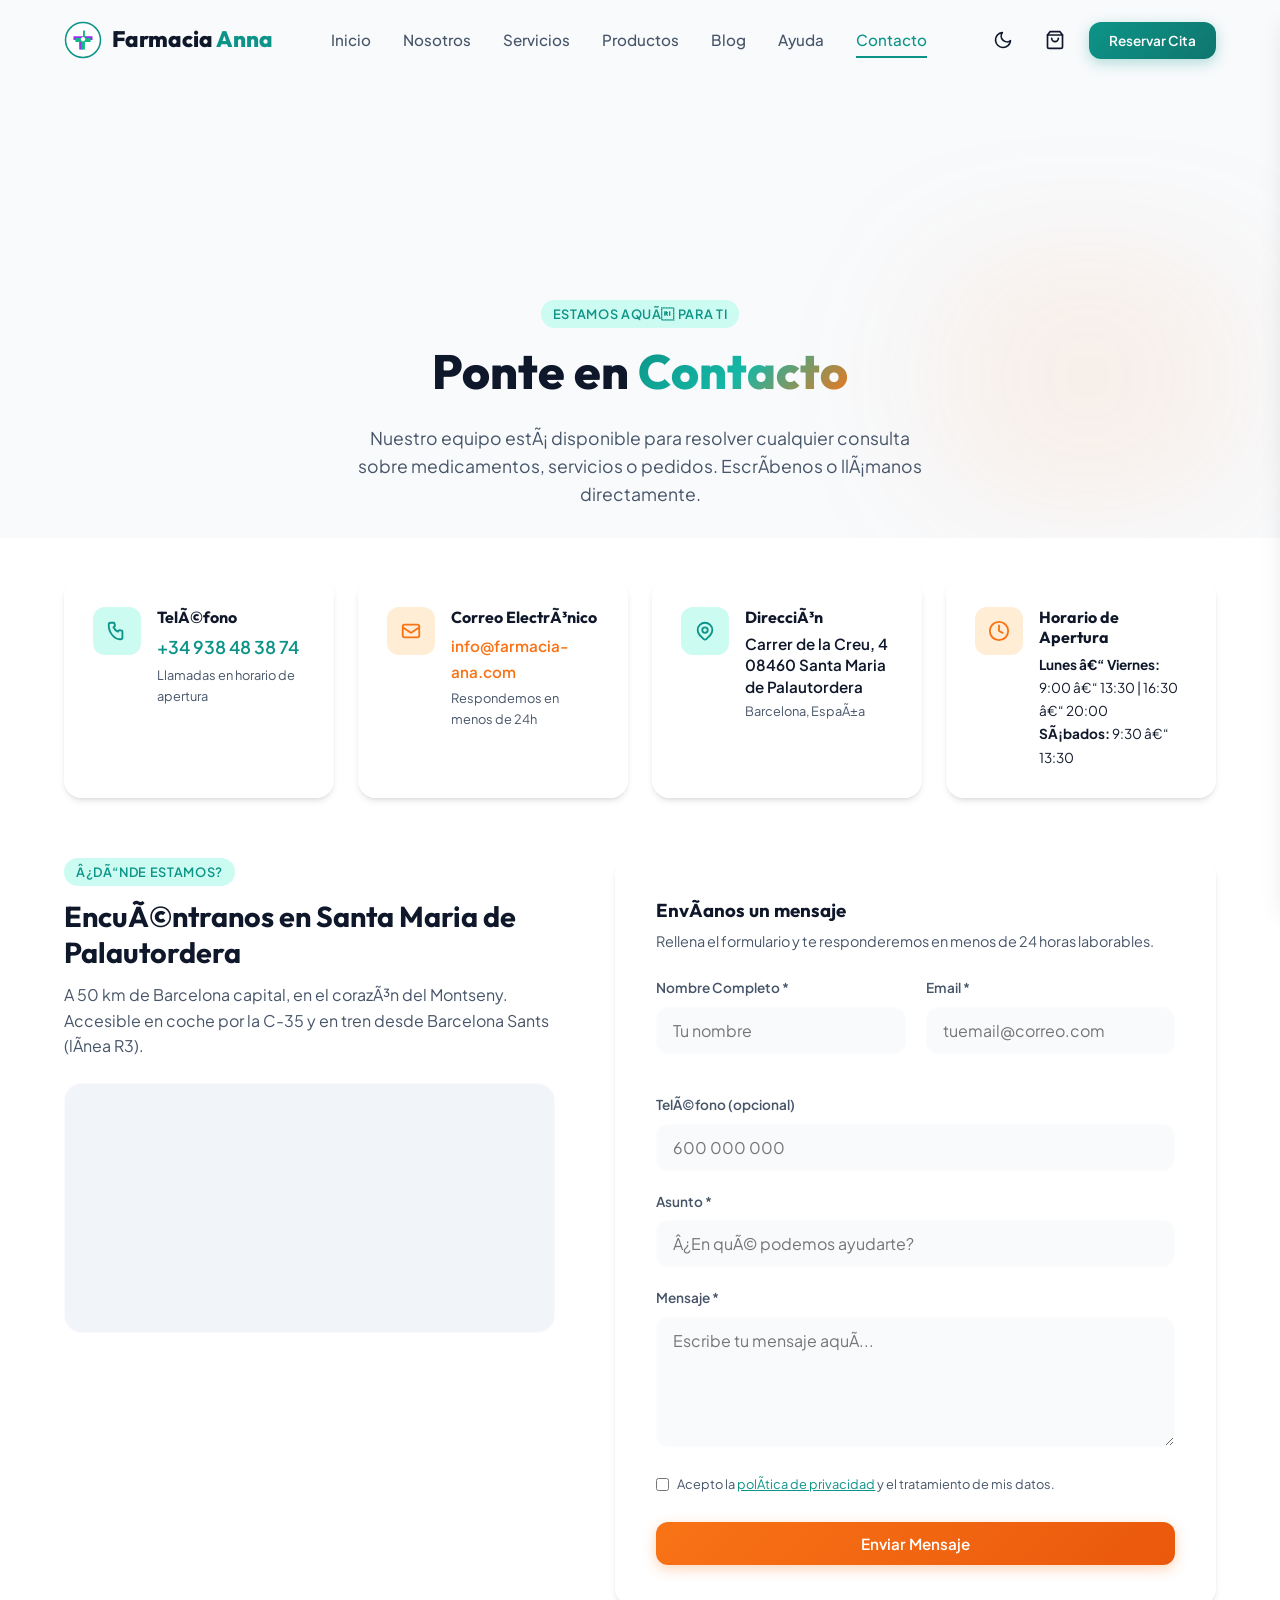
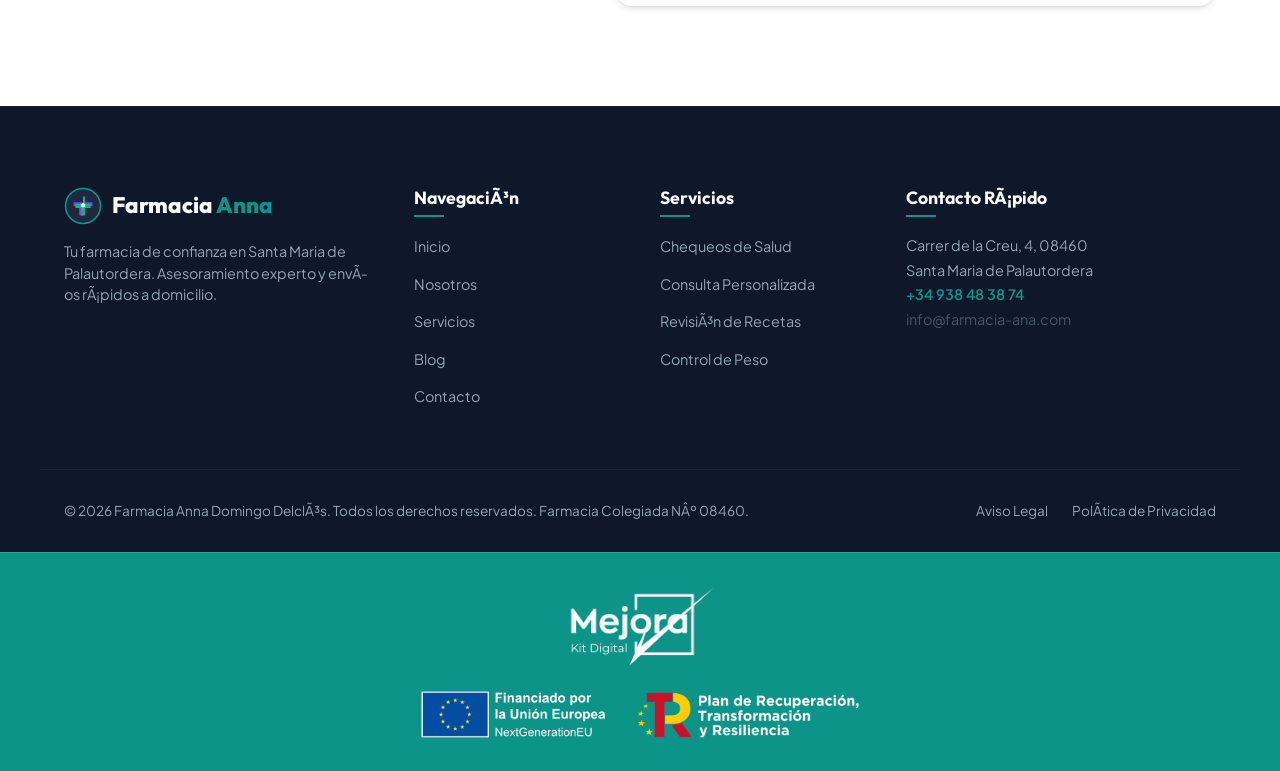
<file: contacto/index.html>
﻿<!DOCTYPE html>
<html lang="es">
<head>
    <meta charset="UTF-8">
    <meta name="viewport" content="width=device-width, initial-scale=1.0">
    <title>Contacto | Farmacia Anna Domingo DelclÃ³s</title>
    <meta name="description" content="Contacta con la Farmacia Anna Domingo DelclÃ³s en Santa Maria de Palautordera, Barcelona. TelÃ©fono, email, formulario y mapa de ubicaciÃ³n.">
    <meta name="keywords" content="contacto farmacia anna, telefono farmacia palautordera, farmacia barcelona, como llegar, horario farmacia">
    <meta name="robots" content="index, follow">
    <link rel="canonical" href="https://farmacia-ana.com/contacto/">
    <meta property="og:type" content="website">
    <meta property="og:title" content="Contacto | Farmacia Anna Domingo DelclÃ³s">
    <meta property="og:description" content="Encuentra cÃ³mo contactar con nuestra farmacia en Santa Maria de Palautordera. TelÃ©fono, email y formulario de contacto.">
    <meta property="og:url" content="https://farmacia-ana.com/contacto/">
    <link rel="stylesheet" href="../styles.css">

    <!-- JSON-LD Local Business -->
    <script type="application/ld+json">
    {
      "@context": "https://schema.org",
      "@type": "Pharmacy",
      "name": "Farmacia Anna Domingo DelclÃ³s",
      "url": "https://farmacia-ana.com",
      "telephone": "+34938483874",
      "email": "info@farmacia-ana.com",
      "address": {
        "@type": "PostalAddress",
        "streetAddress": "Carrer de la Creu, 4",
        "postalCode": "08460",
        "addressLocality": "Santa Maria de Palautordera",
        "addressRegion": "Barcelona",
        "addressCountry": "ES"
      },
      "openingHoursSpecification": [
        { "@type": "OpeningHoursSpecification", "dayOfWeek": ["Monday","Tuesday","Wednesday","Thursday","Friday"], "opens": "09:00", "closes": "13:30" },
        { "@type": "OpeningHoursSpecification", "dayOfWeek": ["Monday","Tuesday","Wednesday","Thursday","Friday"], "opens": "16:30", "closes": "20:00" },
        { "@type": "OpeningHoursSpecification", "dayOfWeek": ["Saturday"], "opens": "09:30", "closes": "13:30" }
      ]
    }
    </script>
</head>
<body>

    <!-- Header -->
    <header id="main-header">
        <div class="container nav-container">
            <a href="../index.html" class="logo" id="nav-logo" aria-label="Farmacia Anna Domingo DelclÃ³s">
                <svg viewBox="0 0 100 100" fill="none" xmlns="http://www.w3.org/2000/svg">
                    <circle cx="50" cy="50" r="46" fill="var(--bg-secondary)" stroke="var(--primary)" stroke-width="4"/>
                    <path d="M50 15 V40 H25 V50 H40 V75 H50 V50 H75 V40 H50 V15 Z" fill="#9333ea"/>
                    <path d="M50 25 V45 H30 V55 H45 V75 H55 V55 H70 V45 H55 V25 Z" fill="#10b981"/>
                    <path d="M50 42 C53 42 56 45 56 48 C56 51 53 54 50 54 C47 54 44 51 44 48 C44 45 47 42 50 42 Z" fill="white"/>
                </svg>
                <span>Farmacia <span style="color:var(--primary);">Anna</span></span>
            </a>
            <nav class="nav-links" id="menu-links" aria-label="MenÃº principal">
                <a href="../index.html" class="nav-link">Inicio</a>
                <a href="../nosotros/index.html" class="nav-link">Nosotros</a>
                <a href="../servicios/index.html" class="nav-link">Servicios</a>
                <a href="../index.html#productos" class="nav-link">Productos</a>
                <a href="../blog/index.html" class="nav-link">Blog</a>
                <a href="../index.html#faq" class="nav-link">Ayuda</a>
                <a href="index.html" class="nav-link active">Contacto</a>
            </nav>
            <div class="nav-actions">
                <button class="icon-btn" id="theme-toggle" aria-label="Cambiar tema de color">
                    <svg class="sun-icon" xmlns="http://www.w3.org/2000/svg" width="20" height="20" viewBox="0 0 24 24" fill="none" stroke="currentColor" stroke-width="2" stroke-linecap="round" stroke-linejoin="round"><circle cx="12" cy="12" r="5"></circle><line x1="12" y1="1" x2="12" y2="3"></line><line x1="12" y1="21" x2="12" y2="23"></line><line x1="4.22" y1="4.22" x2="5.64" y2="5.64"></line><line x1="18.36" y1="18.36" x2="19.78" y2="19.78"></line><line x1="1" y1="12" x2="3" y2="12"></line><line x1="21" y1="12" x2="23" y2="12"></line><line x1="4.22" y1="19.78" x2="5.64" y2="18.36"></line><line x1="18.36" y1="5.64" x2="19.78" y2="4.22"></line></svg>
                    <svg class="moon-icon" xmlns="http://www.w3.org/2000/svg" width="20" height="20" viewBox="0 0 24 24" fill="none" stroke="currentColor" stroke-width="2" stroke-linecap="round" stroke-linejoin="round" style="display: none;"><path d="M21 12.79A9 9 0 1 1 11.21 3 7 7 0 0 0 21 12.79z"></path></svg>
                </button>
                <button class="icon-btn" id="cart-btn" aria-label="Ver carrito de compras">
                    <svg xmlns="http://www.w3.org/2000/svg" width="20" height="20" viewBox="0 0 24 24" fill="none" stroke="currentColor" stroke-width="2" stroke-linecap="round" stroke-linejoin="round"><path d="M6 2L3 6v14a2 2 0 0 0 2 2h14a2 2 0 0 0 2-2V6l-3-4z"></path><line x1="3" y1="6" x2="21" y2="6"></line><path d="M16 10a4 4 0 0 1-8 0"></path></svg>
                    <span class="cart-badge" style="display: none;">0</span>
                </button>
                <button class="btn btn-primary book-service-btn" style="padding: 10px 20px; font-size: 0.85rem;" id="header-book-btn">Reservar Cita</button>
                <button class="icon-btn mobile-toggle" id="mobile-toggle" aria-label="Abrir menÃº">
                    <svg class="menu-icon" xmlns="http://www.w3.org/2000/svg" width="24" height="24" viewBox="0 0 24 24" fill="none" stroke="currentColor" stroke-width="2" stroke-linecap="round" stroke-linejoin="round"><line x1="3" y1="12" x2="21" y2="12"></line><line x1="3" y1="6" x2="21" y2="6"></line><line x1="3" y1="18" x2="21" y2="18"></line></svg>
                    <svg class="close-icon" xmlns="http://www.w3.org/2000/svg" width="24" height="24" viewBox="0 0 24 24" fill="none" stroke="currentColor" stroke-width="2" stroke-linecap="round" stroke-linejoin="round" style="display: none;"><line x1="18" y1="6" x2="6" y2="18"></line><line x1="6" y1="6" x2="18" y2="18"></line></svg>
                </button>
            </div>
        </div>
    </header>

    <!-- Page Hero -->
    <section class="hero" style="padding-bottom: 30px; min-height: auto;">
        <div class="hero-glow-2"></div>
        <div class="container" style="padding-top: 120px; text-align: center;">
            <span class="badge badge-primary">ESTAMOS AQUÃ PARA TI</span>
            <h1 class="hero-title" style="font-size: 3rem; margin-top: 16px;">Ponte en <span class="gradient-text">Contacto</span></h1>
            <p style="color: var(--text-secondary); font-size: 1.1rem; max-width: 580px; margin: 16px auto 0;">Nuestro equipo estÃ¡ disponible para resolver cualquier consulta sobre medicamentos, servicios o pedidos. EscrÃ­benos o llÃ¡manos directamente.</p>
        </div>
    </section>

    <!-- Contact Info Cards -->
    <section class="section-padding" style="padding-top: 40px; background-color: var(--bg-secondary);">
        <div class="container">
            <div style="display: grid; grid-template-columns: repeat(auto-fit, minmax(220px, 1fr)); gap: 24px; margin-bottom: 60px;">

                <!-- Phone -->
                <div class="glass-panel" style="padding: 28px; display: flex; gap: 16px; align-items: flex-start;">
                    <div style="width: 48px; height: 48px; border-radius: 12px; background: var(--primary-light); color: var(--primary); display: flex; align-items: center; justify-content: center; flex-shrink: 0;">
                        <svg xmlns="http://www.w3.org/2000/svg" width="22" height="22" fill="none" viewBox="0 0 24 24" stroke="currentColor" stroke-width="2"><path stroke-linecap="round" stroke-linejoin="round" d="M3 5a2 2 0 012-2h3.28a1 1 0 01.94.725l.548 2.2a1 1 0 01-.321.988l-1.305.98a10.582 10.582 0 004.872 4.872l.98-1.305a1 1 0 01.988-.321l2.2.548a1 1 0 01.725.94V19a2 2 0 01-2 2h-1C9.716 21 3 14.284 3 6V5z" /></svg>
                    </div>
                    <div>
                        <h4 style="margin-bottom: 6px; font-size: 1rem;">TelÃ©fono</h4>
                        <a href="tel:+34938483874" style="color: var(--primary); font-weight: 600; font-size: 1.1rem; text-decoration: none;">+34 938 48 38 74</a>
                        <p style="font-size: 0.8rem; color: var(--text-secondary); margin-top: 4px;">Llamadas en horario de apertura</p>
                    </div>
                </div>

                <!-- Email -->
                <div class="glass-panel" style="padding: 28px; display: flex; gap: 16px; align-items: flex-start;">
                    <div style="width: 48px; height: 48px; border-radius: 12px; background: var(--accent-light); color: var(--accent); display: flex; align-items: center; justify-content: center; flex-shrink: 0;">
                        <svg xmlns="http://www.w3.org/2000/svg" width="22" height="22" fill="none" viewBox="0 0 24 24" stroke="currentColor" stroke-width="2"><path stroke-linecap="round" stroke-linejoin="round" d="M3 8l7.89 5.26a2 2 0 002.22 0L21 8M5 19h14a2 2 0 002-2V7a2 2 0 00-2-2H5a2 2 0 00-2 2v10a2 2 0 002 2z" /></svg>
                    </div>
                    <div>
                        <h4 style="margin-bottom: 6px; font-size: 1rem;">Correo ElectrÃ³nico</h4>
                        <a href="mailto:info@farmacia-ana.com" style="color: var(--accent); font-weight: 600; font-size: 0.95rem; text-decoration: none;">info@farmacia-ana.com</a>
                        <p style="font-size: 0.8rem; color: var(--text-secondary); margin-top: 4px;">Respondemos en menos de 24h</p>
                    </div>
                </div>

                <!-- Address -->
                <div class="glass-panel" style="padding: 28px; display: flex; gap: 16px; align-items: flex-start;">
                    <div style="width: 48px; height: 48px; border-radius: 12px; background: var(--primary-light); color: var(--primary); display: flex; align-items: center; justify-content: center; flex-shrink: 0;">
                        <svg xmlns="http://www.w3.org/2000/svg" width="22" height="22" fill="none" viewBox="0 0 24 24" stroke="currentColor" stroke-width="2"><path stroke-linecap="round" stroke-linejoin="round" d="M17.657 16.657L13.414 20.9a1.998 1.998 0 01-2.827 0l-4.244-4.243a8 8 0 1111.314 0z" /><path stroke-linecap="round" stroke-linejoin="round" d="M15 11a3 3 0 11-6 0 3 3 0 016 0z" /></svg>
                    </div>
                    <div>
                        <h4 style="margin-bottom: 6px; font-size: 1rem;">DirecciÃ³n</h4>
                        <p style="font-size: 0.95rem; font-weight: 600; line-height: 1.4;">Carrer de la Creu, 4<br>08460 Santa Maria de Palautordera</p>
                        <p style="font-size: 0.8rem; color: var(--text-secondary); margin-top: 4px;">Barcelona, EspaÃ±a</p>
                    </div>
                </div>

                <!-- Hours -->
                <div class="glass-panel" style="padding: 28px; display: flex; gap: 16px; align-items: flex-start;">
                    <div style="width: 48px; height: 48px; border-radius: 12px; background: var(--accent-light); color: var(--accent); display: flex; align-items: center; justify-content: center; flex-shrink: 0;">
                        <svg xmlns="http://www.w3.org/2000/svg" width="22" height="22" fill="none" viewBox="0 0 24 24" stroke="currentColor" stroke-width="2"><circle cx="12" cy="12" r="10"/><path stroke-linecap="round" stroke-linejoin="round" d="M12 6v6l4 2"/></svg>
                    </div>
                    <div>
                        <h4 style="margin-bottom: 6px; font-size: 1rem;">Horario de Apertura</h4>
                        <p style="font-size: 0.85rem; line-height: 1.7;">
                            <strong>Lunes â€“ Viernes:</strong><br>9:00 â€“ 13:30 | 16:30 â€“ 20:00<br>
                            <strong>SÃ¡bados:</strong> 9:30 â€“ 13:30
                        </p>
                    </div>
                </div>
            </div>

            <!-- Form + Map -->
            <div class="contact-wrapper">
                <!-- Left: Info + Map -->
                <div class="contact-info-panel">
                    <span class="badge badge-primary">Â¿DÃ“NDE ESTAMOS?</span>
                    <h2 style="margin-top: 12px; font-size: 1.8rem;">EncuÃ©ntranos en Santa Maria de Palautordera</h2>
                    <p style="color: var(--text-secondary); margin: 12px 0 24px;">A 50 km de Barcelona capital, en el corazÃ³n del Montseny. Accesible en coche por la C-35 y en tren desde Barcelona Sants (lÃ­nea R3).</p>
                    <div class="map-container">
                        <iframe src="https://www.google.com/maps/embed?pb=!1m18!1m12!1m3!1d2979.7915729783935!2d2.443906376571556!3d41.682897171221774!2m3!1f0!2f0!3f0!3m2!1i1024!2i768!4f13.1!3m3!1m2!1s0x12a4c8c7ad4e4ab5%3A0x6b64d4ecb9549f2b!2sCarrer%20de%20la%20Creu%2C%204%2C%2008460%20Santa%20Maria%20de%20Palautordera%2C%20Barcelona!5e0!3m2!1ses!2ses!4v1717600000000!5m2!1ses!2ses" width="100%" height="100%" style="border:0;" allowfullscreen="" loading="lazy" referrerpolicy="no-referrer-when-downgrade" title="UbicaciÃ³n Farmacia Anna Domingo DelclÃ³s"></iframe>
                    </div>
                </div>

                <!-- Right: Contact Form -->
                <div class="contact-form glass-panel">
                    <h3 style="margin-bottom: 8px;">EnvÃ­anos un mensaje</h3>
                    <p style="color: var(--text-secondary); font-size: 0.9rem; margin-bottom: 24px;">Rellena el formulario y te responderemos en menos de 24 horas laborables.</p>
                    <form id="contact-form" action="#" method="POST">
                        <div class="form-group-row">
                            <div class="form-group">
                                <label for="contact-name">Nombre Completo *</label>
                                <input type="text" id="contact-name" class="form-input" placeholder="Tu nombre" required>
                            </div>
                            <div class="form-group">
                                <label for="contact-email">Email *</label>
                                <input type="email" id="contact-email" class="form-input" placeholder="tuemail@correo.com" required>
                            </div>
                        </div>
                        <div class="form-group">
                            <label for="contact-phone">TelÃ©fono (opcional)</label>
                            <input type="tel" id="contact-phone" class="form-input" placeholder="600 000 000">
                        </div>
                        <div class="form-group">
                            <label for="contact-subject">Asunto *</label>
                            <input type="text" id="contact-subject" class="form-input" placeholder="Â¿En quÃ© podemos ayudarte?" required>
                        </div>
                        <div class="form-group">
                            <label for="contact-message">Mensaje *</label>
                            <textarea id="contact-message" class="form-input" placeholder="Escribe tu mensaje aquÃ­..." required style="min-height: 130px;"></textarea>
                        </div>
                        <div class="form-group" style="display: flex; align-items: flex-start; gap: 8px;">
                            <input type="checkbox" id="contact-terms" required style="margin-top: 4px; cursor: pointer;">
                            <label for="contact-terms" style="font-size: 0.8rem; font-weight: normal; cursor: pointer; color: var(--text-secondary);">Acepto la <a href="#" style="color: var(--primary); text-decoration: underline;">polÃ­tica de privacidad</a> y el tratamiento de mis datos.</label>
                        </div>
                        <button type="submit" class="btn btn-accent" style="width: 100%;" id="btn-submit-contact">Enviar Mensaje</button>
                    </form>
                </div>
            </div>
        </div>
    </section>

    <!-- Footer -->
    <footer>
        <div class="container footer-grid">
            <div class="footer-col footer-logo-col">
                <a href="../index.html" class="logo" style="color: white;">
                    <svg viewBox="0 0 100 100" fill="none" xmlns="http://www.w3.org/2000/svg"><circle cx="50" cy="50" r="46" fill="#1e293b" stroke="var(--primary)" stroke-width="4"/><path d="M50 15 V40 H25 V50 H40 V75 H50 V50 H75 V40 H50 V15 Z" fill="#9333ea"/><path d="M50 25 V45 H30 V55 H45 V75 H55 V55 H70 V45 H55 V25 Z" fill="#10b981"/><path d="M50 42 C53 42 56 45 56 48 C56 51 53 54 50 54 C47 54 44 51 44 48 C44 45 47 42 50 42 Z" fill="white"/></svg>
                    <span>Farmacia <span style="color:var(--primary);">Anna</span></span>
                </a>
                <p>Tu farmacia de confianza en Santa Maria de Palautordera. Asesoramiento experto y envÃ­os rÃ¡pidos a domicilio.</p>
            </div>
            <div class="footer-col">
                <h4>NavegaciÃ³n</h4>
                <ul>
                    <li><a href="../index.html">Inicio</a></li>
                    <li><a href="../nosotros/index.html">Nosotros</a></li>
                    <li><a href="../servicios/index.html">Servicios</a></li>
                    <li><a href="../blog/index.html">Blog</a></li>
                    <li><a href="index.html">Contacto</a></li>
                </ul>
            </div>
            <div class="footer-col">
                <h4>Servicios</h4>
                <ul>
                    <li><a href="../servicios/index.html">Chequeos de Salud</a></li>
                    <li><a href="../servicios/index.html">Consulta Personalizada</a></li>
                    <li><a href="../servicios/index.html">RevisiÃ³n de Recetas</a></li>
                    <li><a href="../servicios/index.html">Control de Peso</a></li>
                </ul>
            </div>
            <div class="footer-col">
                <h4>Contacto RÃ¡pido</h4>
                <p style="font-size: 0.9rem; line-height: 1.7;">
                    Carrer de la Creu, 4, 08460<br>
                    Santa Maria de Palautordera<br>
                    <a href="tel:+34938483874" style="color: var(--primary); font-weight: 600;">+34 938 48 38 74</a><br>
                    <a href="mailto:info@farmacia-ana.com" style="color: var(--text-secondary);">info@farmacia-ana.com</a>
                </p>
            </div>
        </div>
        <div class="container footer-bottom">
            <p>&copy; 2026 Farmacia Anna Domingo DelclÃ³s. Todos los derechos reservados. Farmacia Colegiada NÂº 08460.</p>
            <div class="footer-bottom-links"><a href="#">Aviso Legal</a><a href="#">PolÃ­tica de Privacidad</a></div>
        </div>
    </footer>
    <!-- BLOQUE COFINANCIACIÓN KIT DIGITAL (MEJORA KIT DIGITAL) -->
    <div class="elementor-element elementor-element-b19983d e-flex e-con-boxed e-con e-parent e-lazyloaded" data-id="b19983d" data-element_type="container">
        <div class="e-con-inner">
            <div class="elementor-element elementor-element-0008c70 elementor-widget elementor-widget-image" data-id="0008c70" data-element_type="widget" data-widget_type="image.default">
                <a href="https://mejorakitdigital.com" target="_blank" rel="noopener noreferrer" aria-label="Mejora Kit Digital - Agente Digitalizador">
                    <img width="400" height="200" src="../assets/images/logo-mejora-kit-digital.png" class="attachment-full size-full" alt="Mejora Kit Digital - Agente Digitalizador Adherido" />
                </a>
            </div>
            <div class="elementor-element elementor-element-3d4bec7 elementor-widget elementor-widget-image" data-id="3d4bec7" data-element_type="widget" data-widget_type="image.default">
                <img width="612" height="79" src="../assets/images/logos-financiacion-kit-digital.png" class="attachment-full size-full" alt="Financiado por la Unión Europea NextGenerationEU - Plan de Recuperación, Transformación y Resiliencia" />
            </div>
        </div>
    </div>

    <!-- Cart + Modal -->
    <div class="drawer-overlay" id="drawer-overlay"></div>
    <div class="cart-drawer" id="cart-drawer" role="dialog" aria-modal="true" aria-label="Carrito">
        <div class="cart-header"><h2>Tu Carrito</h2><button class="icon-btn" id="close-cart" aria-label="Cerrar carrito"><svg xmlns="http://www.w3.org/2000/svg" width="24" height="24" viewBox="0 0 24 24" fill="none" stroke="currentColor" stroke-width="2" stroke-linecap="round" stroke-linejoin="round"><line x1="18" y1="6" x2="6" y2="18"></line><line x1="6" y1="6" x2="18" y2="18"></line></svg></button></div>
        <div class="cart-items"></div>
        <div class="cart-footer"><div class="cart-summary-row"><span>Total:</span><span class="cart-summary-total"><span id="cart-total-val">0.00</span> â‚¬</span></div><button class="btn btn-accent" style="width:100%;" id="checkout-btn">Proceder al Pago</button></div>
    </div>
    <div class="modal-overlay" id="booking-modal" role="dialog" aria-modal="true" aria-labelledby="modal-title">
        <div class="modal-content glass-panel">
            <div class="modal-header"><h2 id="modal-title">Solicitar Cita de Salud</h2><button class="modal-close" id="close-modal" aria-label="Cerrar modal"><svg xmlns="http://www.w3.org/2000/svg" width="20" height="20" viewBox="0 0 24 24" fill="none" stroke="currentColor" stroke-width="2" stroke-linecap="round" stroke-linejoin="round"><line x1="18" y1="6" x2="6" y2="18"></line><line x1="6" y1="6" x2="18" y2="18"></line></svg></button></div>
            <div class="modal-body">
                <form id="appointment-form">
                    <div class="form-group"><label for="modal-name">Nombre Completo *</label><input type="text" id="modal-name" class="form-input" placeholder="Tu nombre completo" required></div>
                    <div class="form-group"><label for="modal-phone-m">TelÃ©fono *</label><input type="tel" id="modal-phone-m" class="form-input" placeholder="600 000 000" required></div>
                    <div class="form-group"><label for="modal-service">Servicio *</label><select id="modal-service" class="form-input" required><option value="" disabled selected>Seleccione un servicio</option><option value="Chequeos y Pruebas de Salud">Chequeos y Pruebas (34.00 â‚¬)</option><option value="Consulta Personalizada">Consulta Personalizada (23.00 â‚¬)</option><option value="Medicina Interna">Medicina Interna (42.00 â‚¬)</option><option value="RevisiÃ³n de Recetas">RevisiÃ³n de Recetas (34.00 â‚¬)</option><option value="Asesoramiento en Salud">Asesoramiento en Salud (34.00 â‚¬)</option><option value="Chequeo DermatolÃ³gico">Chequeo DermatolÃ³gico (34.00 â‚¬)</option></select></div>
                    <div class="form-group-row"><div class="form-group"><label for="modal-date">Fecha *</label><input type="date" id="modal-date" class="form-input" required></div><div class="form-group"><label for="modal-time">Hora *</label><select id="modal-time" class="form-input" required><option value="" disabled selected>Hora</option><option>09:00</option><option>10:00</option><option>11:00</option><option>12:00</option><option>13:00</option><option>16:00</option><option>17:00</option><option>18:00</option><option>19:00</option></select></div></div>
                    <button type="submit" class="btn btn-primary" style="width:100%;margin-top:10px;" id="btn-submit-booking">Agendar Ahora</button>
                </form>
            </div>
        </div>
    </div>

    <div class="toast-container" id="toast-container"></div>
    <script src="../app.js"></script>
</body>
</html>
</file>
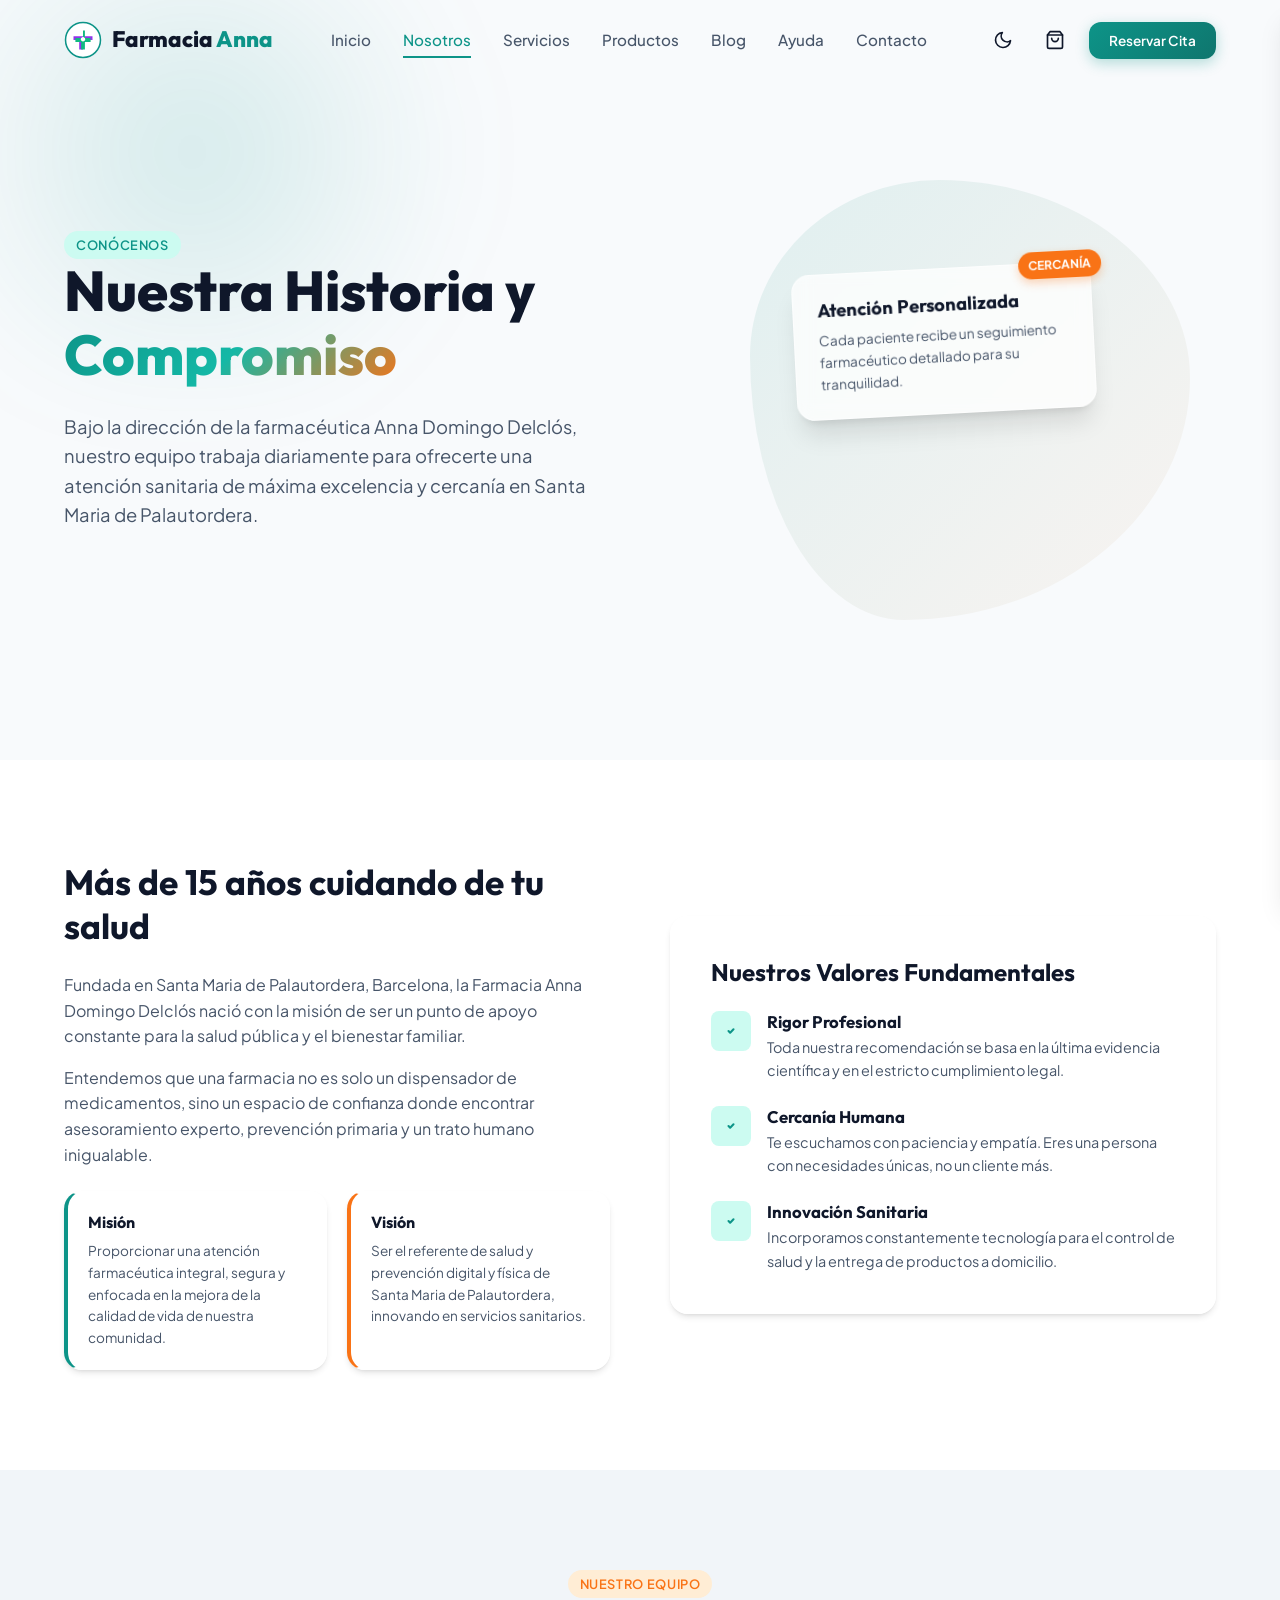
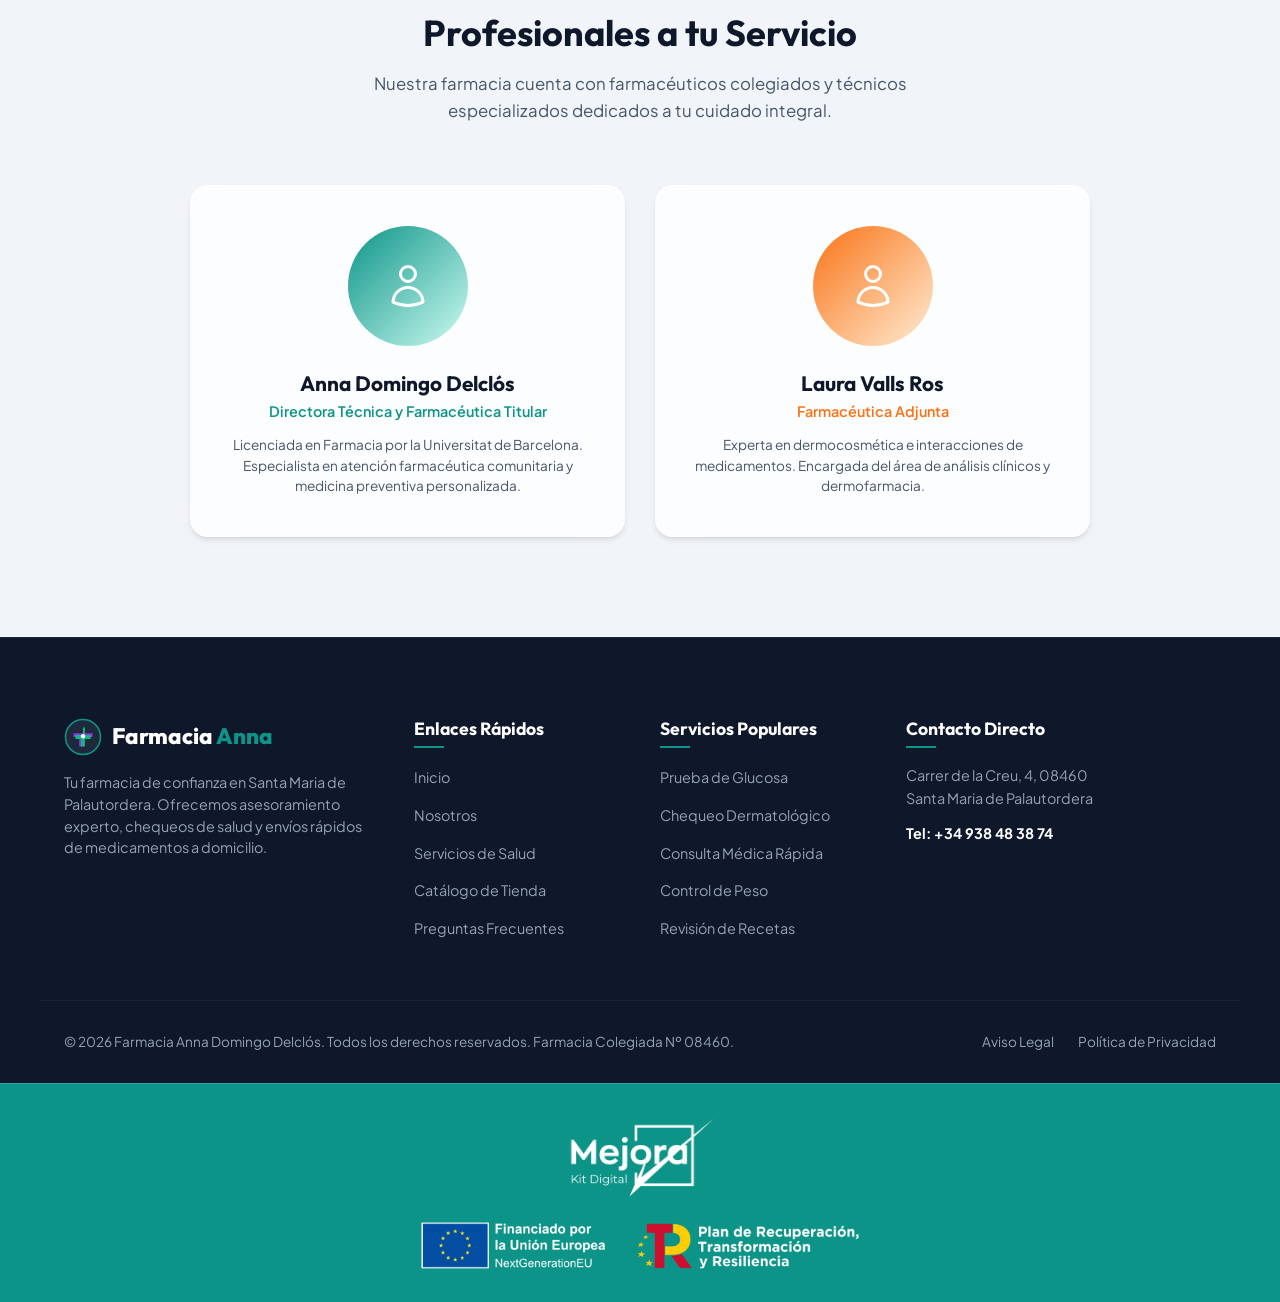
<file: nosotros/index.html>
﻿<!DOCTYPE html>
<html lang="es">
<head>
    <meta charset="UTF-8">
    <meta name="viewport" content="width=device-width, initial-scale=1.0">
    <title>Nosotros | Farmacia Anna Domingo Delclós</title>
    
    <!-- Meta tags SEO -->
    <meta name="description" content="Conoce la historia, valores y el equipo profesional liderado por Anna Domingo Delclós en su farmacia de Santa Maria de Palautordera. Más de 15 años cuidando de tu bienestar.">
    <meta name="keywords" content="nosotros, farmacia anna domingo delclos, historia, valores, equipo, santa maria de palautordera">
    <meta name="robots" content="index, follow">
    <link rel="canonical" href="https://farmacia-ana.c../nosotros/">
    
    <!-- Open Graph -->
    <meta property="og:type" content="website">
    <meta property="og:title" content="Nosotros | Farmacia Anna Domingo Delclós">
    <meta property="og:description" content="Conoce a nuestro equipo de farmacéuticos expertos liderado por Anna Domingo Delclós.">
    <meta property="og:url" content="https://farmacia-ana.c../nosotros/">
    
    <!-- Styles -->
    <link rel="stylesheet" href="../styles.css">
</head>
<body>

    <!-- Header / Navbar -->
    <header id="main-header">
        <div class="container nav-container">
            <a href="../index.html" class="logo" id="nav-logo" aria-label="Farmacia Anna Domingo Delclós Inicio">
                <svg viewBox="0 0 100 100" fill="none" xmlns="http://www.w3.org/2000/svg">
                    <circle cx="50" cy="50" r="46" fill="var(--bg-secondary)" stroke="var(--primary)" stroke-width="4"/>
                    <path d="M50 15 V40 H25 V50 H40 V75 H50 V50 H75 V40 H50 V15 Z" fill="#9333ea"/>
                    <path d="M50 25 V45 H30 V55 H45 V75 H55 V55 H70 V45 H55 V25 Z" fill="#10b981"/>
                    <path d="M50 42 C53 42 56 45 56 48 C56 51 53 54 50 54 C47 54 44 51 44 48 C44 45 47 42 50 42 Z" fill="white"/>
                </svg>
                <span>Farmacia <span style="color:var(--primary);">Anna</span></span>
            </a>

            <!-- Desktop Links -->
            <nav class="nav-links" id="menu-links" aria-label="Menú principal">
                <a href="../index.html" class="nav-link">Inicio</a>
                <a href="index.html" class="nav-link active">Nosotros</a>
                <a href="../servicios/index.html" class="nav-link">Servicios</a>
                <a href="../index.html#productos" class="nav-link">Productos</a>
                <a href="../blog/index.html" class="nav-link">Blog</a>
                <a href="../index.html#faq" class="nav-link">Ayuda</a>
                <a href="../contacto/index.html" class="nav-link">Contacto</a>
            </nav>

            <!-- Navbar Actions -->
            <div class="nav-actions">
                <button class="icon-btn" id="theme-toggle" aria-label="Cambiar tema de color">
                    <svg class="sun-icon" xmlns="http://www.w3.org/2000/svg" width="20" height="20" viewBox="0 0 24 24" fill="none" stroke="currentColor" stroke-width="2" stroke-linecap="round" stroke-linejoin="round">
                        <circle cx="12" cy="12" r="5"></circle>
                        <line x1="12" y1="1" x2="12" y2="3"></line>
                        <line x1="12" y1="21" x2="12" y2="23"></line>
                        <line x1="4.22" y1="4.22" x2="5.64" y2="5.64"></line>
                        <line x1="18.36" y1="18.36" x2="19.78" y2="19.78"></line>
                        <line x1="1" y1="12" x2="3" y2="12"></line>
                        <line x1="21" y1="12" x2="23" y2="12"></line>
                        <line x1="4.22" y1="19.78" x2="5.64" y2="18.36"></line>
                        <line x1="18.36" y1="5.64" x2="19.78" y2="4.22"></line>
                    </svg>
                    <svg class="moon-icon" xmlns="http://www.w3.org/2000/svg" width="20" height="20" viewBox="0 0 24 24" fill="none" stroke="currentColor" stroke-width="2" stroke-linecap="round" stroke-linejoin="round" style="display: none;">
                        <path d="M21 12.79A9 9 0 1 1 11.21 3 7 7 0 0 0 21 12.79z"></path>
                    </svg>
                </button>

                <button class="icon-btn" id="cart-btn" aria-label="Ver carrito de compras">
                    <svg xmlns="http://www.w3.org/2000/svg" width="20" height="20" viewBox="0 0 24 24" fill="none" stroke="currentColor" stroke-width="2" stroke-linecap="round" stroke-linejoin="round">
                        <path d="M6 2L3 6v14a2 2 0 0 0 2 2h14a2 2 0 0 0 2-2V6l-3-4z"></path>
                        <line x1="3" y1="6" x2="21" y2="6"></line>
                        <path d="M16 10a4 4 0 0 1-8 0"></path>
                    </svg>
                    <span class="cart-badge" style="display: none;">0</span>
                </button>

                <button class="btn btn-primary book-service-btn" style="padding: 10px 20px; font-size: 0.85rem;" id="header-book-btn">Reservar Cita</button>

                <button class="icon-btn mobile-toggle" id="mobile-toggle" aria-label="Abrir menú de navegación">
                    <svg class="menu-icon" xmlns="http://www.w3.org/2000/svg" width="24" height="24" viewBox="0 0 24 24" fill="none" stroke="currentColor" stroke-width="2" stroke-linecap="round" stroke-linejoin="round">
                        <line x1="3" y1="12" x2="21" y2="12"></line>
                        <line x1="3" y1="6" x2="21" y2="6"></line>
                        <line x1="3" y1="18" x2="21" y2="18"></line>
                    </svg>
                    <svg class="close-icon" xmlns="http://www.w3.org/2000/svg" width="24" height="24" viewBox="0 0 24 24" fill="none" stroke="currentColor" stroke-width="2" stroke-linecap="round" stroke-linejoin="round" style="display: none;">
                        <line x1="18" y1="6" x2="6" y2="18"></line>
                        <line x1="6" y1="6" x2="18" y2="18"></line>
                    </svg>
                </button>
            </div>
        </div>
    </header>

    <!-- About Hero -->
    <section class="hero" id="nosotros-hero">
        <div class="hero-glow-1"></div>
        <div class="container hero-wrapper" style="padding-bottom: 20px;">
            <div class="hero-content">
                <span class="badge badge-primary">CONÓCENOS</span>
                <h1 class="hero-title">Nuestra Historia y <span class="gradient-text">Compromiso</span></h1>
                <p class="hero-desc">Bajo la dirección de la farmacéutica Anna Domingo Delclós, nuestro equipo trabaja diariamente para ofrecerte una atención sanitaria de máxima excelencia y cercanía en Santa Maria de Palautordera.</p>
            </div>
            <div class="hero-image-wrapper">
                <div class="pharmacy-illustration">
                    <div class="blob-bg"></div>
                    <div class="illustration-card card-1" style="left: 10%; top: 20%; width: 300px;">
                        <span class="illustration-badge">CERCANÍA</span>
                        <h3>Atención Personalizada</h3>
                        <p>Cada paciente recibe un seguimiento farmacéutico detallado para su tranquilidad.</p>
                    </div>
                </div>
            </div>
        </div>
    </section>

    <!-- History and Values Section -->
    <section class="section-padding" style="background-color: var(--bg-secondary);">
        <div class="container" style="display: grid; grid-template-columns: 1fr 1fr; gap: 60px; align-items: center;">
            <div>
                <h2 style="font-size: 2.2rem; margin-bottom: 24px;">Más de 15 años cuidando de tu salud</h2>
                <p style="color: var(--text-secondary); margin-bottom: 16px;">Fundada en Santa Maria de Palautordera, Barcelona, la Farmacia Anna Domingo Delclós nació con la misión de ser un punto de apoyo constante para la salud pública y el bienestar familiar.</p>
                <p style="color: var(--text-secondary); margin-bottom: 24px;">Entendemos que una farmacia no es solo un dispensador de medicamentos, sino un espacio de confianza donde encontrar asesoramiento experto, prevención primaria y un trato humano inigualable.</p>
                
                <div style="display: grid; grid-template-columns: 1fr 1fr; gap: 20px;">
                    <div class="glass-panel" style="padding: 20px; border-left: 4px solid var(--primary);">
                        <h4 style="margin-bottom: 8px;">Misión</h4>
                        <p style="font-size: 0.85rem; color: var(--text-secondary);">Proporcionar una atención farmacéutica integral, segura y enfocada en la mejora de la calidad de vida de nuestra comunidad.</p>
                    </div>
                    <div class="glass-panel" style="padding: 20px; border-left: 4px solid var(--accent);">
                        <h4 style="margin-bottom: 8px;">Visión</h4>
                        <p style="font-size: 0.85rem; color: var(--text-secondary);">Ser el referente de salud y prevención digital y física de Santa Maria de Palautordera, innovando en servicios sanitarios.</p>
                    </div>
                </div>
            </div>
            
            <div class="glass-panel" style="padding: 40px;">
                <h3 style="margin-bottom: 24px; font-size: 1.5rem;">Nuestros Valores Fundamentales</h3>
                <div style="display: flex; flex-direction: column; gap: 24px;">
                    <!-- Value 1 -->
                    <div style="display: flex; gap: 16px;">
                        <div style="width: 40px; height: 40px; border-radius: 8px; background-color: var(--primary-light); color: var(--primary); display: flex; align-items: center; justify-content: center; flex-shrink: 0;">
                            <svg xmlns="http://www.w3.org/2000/svg" width="20" height="20" fill="none" viewBox="0 0 24 24" stroke="currentColor" stroke-width="2.5"><path stroke-linecap="round" stroke-linejoin="round" d="M9 12l2 2 4-4" /></svg>
                        </div>
                        <div>
                            <h4 style="font-size: 1.05rem; margin-bottom: 4px;">Rigor Profesional</h4>
                            <p style="font-size: 0.9rem; color: var(--text-secondary);">Toda nuestra recomendación se basa en la última evidencia científica y en el estricto cumplimiento legal.</p>
                        </div>
                    </div>
                    <!-- Value 2 -->
                    <div style="display: flex; gap: 16px;">
                        <div style="width: 40px; height: 40px; border-radius: 8px; background-color: var(--primary-light); color: var(--primary); display: flex; align-items: center; justify-content: center; flex-shrink: 0;">
                            <svg xmlns="http://www.w3.org/2000/svg" width="20" height="20" fill="none" viewBox="0 0 24 24" stroke="currentColor" stroke-width="2.5"><path stroke-linecap="round" stroke-linejoin="round" d="M9 12l2 2 4-4" /></svg>
                        </div>
                        <div>
                            <h4 style="font-size: 1.05rem; margin-bottom: 4px;">Cercanía Humana</h4>
                            <p style="font-size: 0.9rem; color: var(--text-secondary);">Te escuchamos con paciencia y empatía. Eres una persona con necesidades únicas, no un cliente más.</p>
                        </div>
                    </div>
                    <!-- Value 3 -->
                    <div style="display: flex; gap: 16px;">
                        <div style="width: 40px; height: 40px; border-radius: 8px; background-color: var(--primary-light); color: var(--primary); display: flex; align-items: center; justify-content: center; flex-shrink: 0;">
                            <svg xmlns="http://www.w3.org/2000/svg" width="20" height="20" fill="none" viewBox="0 0 24 24" stroke="currentColor" stroke-width="2.5"><path stroke-linecap="round" stroke-linejoin="round" d="M9 12l2 2 4-4" /></svg>
                        </div>
                        <div>
                            <h4 style="font-size: 1.05rem; margin-bottom: 4px;">Innovación Sanitaria</h4>
                            <p style="font-size: 0.9rem; color: var(--text-secondary);">Incorporamos constantemente tecnología para el control de salud y la entrega de productos a domicilio.</p>
                        </div>
                    </div>
                </div>
            </div>
        </div>
    </section>

    <!-- Professional Team -->
    <section class="section-padding" style="background-color: var(--bg-tertiary);">
        <div class="container">
            <div class="section-header">
                <span class="badge badge-accent">NUESTRO EQUIPO</span>
                <h2>Profesionales a tu Servicio</h2>
                <p>Nuestra farmacia cuenta con farmacéuticos colegiados y técnicos especializados dedicados a tu cuidado integral.</p>
            </div>
            
            <div style="display: grid; grid-template-columns: repeat(auto-fit, minmax(280px, 1fr)); gap: 30px; justify-content: center; max-width: 900px; margin: 0 auto;">
                <!-- Team Member 1 -->
                <div class="glass-panel text-center" style="padding: 40px 24px; overflow: hidden; display: flex; flex-direction: column; align-items: center;">
                    <div style="width: 120px; height: 120px; border-radius: 50%; background: linear-gradient(135deg, var(--primary) 0%, var(--primary-light) 100%); margin-bottom: 24px; display: flex; align-items: center; justify-content: center; color: white;">
                        <svg xmlns="http://www.w3.org/2000/svg" width="48" height="48" fill="none" viewBox="0 0 24 24" stroke="currentColor" stroke-width="1.5">
                            <path stroke-linecap="round" stroke-linejoin="round" d="M15.75 6a3.75 3.75 0 11-7.5 0 3.75 3.75 0 017.5 0zM4.501 20.118a7.5 7.5 0 0114.998 0A17.933 17.933 0 0112 21.75c-2.676 0-5.216-.584-7.499-1.632z" />
                        </svg>
                    </div>
                    <h3 style="font-size: 1.3rem; margin-bottom: 4px;">Anna Domingo Delclós</h3>
                    <p style="color: var(--primary); font-weight: 600; font-size: 0.9rem; margin-bottom: 12px;">Directora Técnica y Farmacéutica Titular</p>
                    <p style="font-size: 0.85rem; color: var(--text-secondary); line-height: 1.5;">Licenciada en Farmacia por la Universitat de Barcelona. Especialista en atención farmacéutica comunitaria y medicina preventiva personalizada.</p>
                </div>

                <!-- Team Member 2 -->
                <div class="glass-panel text-center" style="padding: 40px 24px; overflow: hidden; display: flex; flex-direction: column; align-items: center;">
                    <div style="width: 120px; height: 120px; border-radius: 50%; background: linear-gradient(135deg, var(--accent) 0%, var(--accent-light) 100%); margin-bottom: 24px; display: flex; align-items: center; justify-content: center; color: white;">
                        <svg xmlns="http://www.w3.org/2000/svg" width="48" height="48" fill="none" viewBox="0 0 24 24" stroke="currentColor" stroke-width="1.5">
                            <path stroke-linecap="round" stroke-linejoin="round" d="M15.75 6a3.75 3.75 0 11-7.5 0 3.75 3.75 0 017.5 0zM4.501 20.118a7.5 7.5 0 0114.998 0A17.933 17.933 0 0112 21.75c-2.676 0-5.216-.584-7.499-1.632z" />
                        </svg>
                    </div>
                    <h3 style="font-size: 1.3rem; margin-bottom: 4px;">Laura Valls Ros</h3>
                    <p style="color: var(--accent); font-weight: 600; font-size: 0.9rem; margin-bottom: 12px;">Farmacéutica Adjunta</p>
                    <p style="font-size: 0.85rem; color: var(--text-secondary); line-height: 1.5;">Experta en dermocosmética e interacciones de medicamentos. Encargada del área de análisis clínicos y dermofarmacia.</p>
                </div>
            </div>
        </div>
    </section>

    <!-- Footer -->
    <footer>
        <div class="container footer-grid">
            <div class="footer-col footer-logo-col">
                <a href="../index.html" class="logo" style="color: white;">
                    <svg viewBox="0 0 100 100" fill="none" xmlns="http://www.w3.org/2000/svg">
                        <circle cx="50" cy="50" r="46" fill="#1e293b" stroke="var(--primary)" stroke-width="4"/>
                        <path d="M50 15 V40 H25 V50 H40 V75 H50 V50 H75 V40 H50 V15 Z" fill="#9333ea"/>
                        <path d="M50 25 V45 H30 V55 H45 V75 H55 V55 H70 V45 H55 V25 Z" fill="#10b981"/>
                        <path d="M50 42 C53 42 56 45 56 48 C56 51 53 54 50 54 C47 54 44 51 44 48 C44 45 47 42 50 42 Z" fill="white"/>
                    </svg>
                    <span>Farmacia <span style="color:var(--primary);">Anna</span></span>
                </a>
                <p>Tu farmacia de confianza en Santa Maria de Palautordera. Ofrecemos asesoramiento experto, chequeos de salud y envíos rápidos de medicamentos a domicilio.</p>
            </div>

            <div class="footer-col">
                <h4>Enlaces Rápidos</h4>
                <ul>
                    <li><a href="../index.html">Inicio</a></li>
                    <li><a href="index.html">Nosotros</a></li>
                    <li><a href="../servicios/index.html">Servicios de Salud</a></li>
                    <li><a href="../index.html#productos">Catálogo de Tienda</a></li>
                    <li><a href="../index.html#faq">Preguntas Frecuentes</a></li>
                </ul>
            </div>

            <div class="footer-col">
                <h4>Servicios Populares</h4>
                <ul>
                    <li><a href="../servicios/index.html">Prueba de Glucosa</a></li>
                    <li><a href="../servicios/index.html">Chequeo Dermatológico</a></li>
                    <li><a href="../servicios/index.html">Consulta Médica Rápida</a></li>
                    <li><a href="../servicios/index.html">Control de Peso</a></li>
                    <li><a href="../servicios/index.html">Revisión de Recetas</a></li>
                </ul>
            </div>

            <div class="footer-col">
                <h4>Contacto Directo</h4>
                <p style="font-size: 0.9rem; line-height: 1.6; margin-bottom: 12px;">Carrer de la Creu, 4, 08460<br>Santa Maria de Palautordera</p>
                <p style="font-size: 0.9rem; font-weight: bold; color: white;">Tel: +34 938 48 38 74</p>
            </div>
        </div>

        <div class="container footer-bottom">
            <p>&copy; 2026 Farmacia Anna Domingo Delclós. Todos los derechos reservados. Farmacia Colegiada Nº 08460.</p>
            <div class="footer-bottom-links">
                <a href="#">Aviso Legal</a>
                <a href="#">Política de Privacidad</a>
            </div>
        </div>
    </footer>
    <!-- BLOQUE COFINANCIACIÓN KIT DIGITAL (MEJORA KIT DIGITAL) -->
    <div class="elementor-element elementor-element-b19983d e-flex e-con-boxed e-con e-parent e-lazyloaded" data-id="b19983d" data-element_type="container">
        <div class="e-con-inner">
            <div class="elementor-element elementor-element-0008c70 elementor-widget elementor-widget-image" data-id="0008c70" data-element_type="widget" data-widget_type="image.default">
                <a href="https://mejorakitdigital.com" target="_blank" rel="noopener noreferrer" aria-label="Mejora Kit Digital - Agente Digitalizador">
                    <img width="400" height="200" src="../assets/images/logo-mejora-kit-digital.png" class="attachment-full size-full" alt="Mejora Kit Digital - Agente Digitalizador Adherido" />
                </a>
            </div>
            <div class="elementor-element elementor-element-3d4bec7 elementor-widget elementor-widget-image" data-id="3d4bec7" data-element_type="widget" data-widget_type="image.default">
                <img width="612" height="79" src="../assets/images/logos-financiacion-kit-digital.png" class="attachment-full size-full" alt="Financiado por la Unión Europea NextGenerationEU - Plan de Recuperación, Transformación y Resiliencia" />
            </div>
        </div>
    </div>

    <!-- Modals & Cart Drawer (Needed on all pages for consistency) -->
    <div class="drawer-overlay" id="drawer-overlay"></div>
    <div class="cart-drawer" id="cart-drawer" role="dialog" aria-modal="true" aria-label="Carrito de Compras">
        <div class="cart-header">
            <h2>Tu Carrito</h2>
            <button class="icon-btn" id="close-cart" aria-label="Cerrar carrito">
                <svg xmlns="http://www.w3.org/2000/svg" width="24" height="24" viewBox="0 0 24 24" fill="none" stroke="currentColor" stroke-width="2" stroke-linecap="round" stroke-linejoin="round"><line x1="18" y1="6" x2="6" y2="18"></line><line x1="6" y1="6" x2="18" y2="18"></line></svg>
            </button>
        </div>
        <div class="cart-items"></div>
        <div class="cart-footer">
            <div class="cart-summary-row">
                <span>Total:</span>
                <span class="cart-summary-total"><span id="cart-total-val">0.00</span> €</span>
            </div>
            <button class="btn btn-accent" style="width: 100%;" id="checkout-btn">Proceder al Pago</button>
        </div>
    </div>

    <!-- Booking Modal -->
    <div class="modal-overlay" id="booking-modal" role="dialog" aria-modal="true" aria-labelledby="modal-title">
        <div class="modal-content glass-panel">
            <div class="modal-header">
                <h2 id="modal-title">Solicitar Cita de Salud</h2>
                <button class="modal-close" id="close-modal" aria-label="Cerrar modal">
                    <svg xmlns="http://www.w3.org/2000/svg" width="20" height="20" viewBox="0 0 24 24" fill="none" stroke="currentColor" stroke-width="2" stroke-linecap="round" stroke-linejoin="round"><line x1="18" y1="6" x2="6" y2="18"></line><line x1="6" y1="6" x2="18" y2="18"></line></svg>
                </button>
            </div>
            <div class="modal-body">
                <form id="appointment-form">
                    <div class="form-group">
                        <label for="modal-name">Nombre Completo *</label>
                        <input type="text" id="modal-name" class="form-input" placeholder="Escribe tu nombre completo" required>
                    </div>
                    <div class="form-group">
                        <label for="modal-phone">Teléfono de Contacto *</label>
                        <input type="tel" id="modal-phone" class="form-input" placeholder="Ej: 600 000 000" required>
                    </div>
                    <div class="form-group">
                        <label for="modal-service">Servicio Requerido *</label>
                        <select id="modal-service" class="form-input" required>
                            <option value="" disabled selected>Seleccione un servicio</option>
                            <option value="Chequeos y Pruebas de Salud">Chequeos y Pruebas de Salud (34.00 €)</option>
                            <option value="Consulta Personalizada">Consulta Personalizada (23.00 €)</option>
                            <option value="Medicina Interna">Medicina Interna (42.00 €)</option>
                            <option value="Revisión de Recetas">Revisión de Recetas (34.00 €)</option>
                            <option value="Asesoramiento en Salud">Asesoramiento en Salud (34.00 €)</option>
                            <option value="Chequeo Dermatológico">Chequeo Dermatológico (34.00 €)</option>
                            <option value="Chequeo Médico General">Chequeo Médico General (34.00 €)</option>
                            <option value="Control de Salud Personalizado">Control de Salud Personalizado (34.00 €)</option>
                        </select>
                    </div>
                    <div class="form-group-row">
                        <div class="form-group">
                            <label for="modal-date">Fecha *</label>
                            <input type="date" id="modal-date" class="form-input" required>
                        </div>
                        <div class="form-group">
                            <label for="modal-time">Hora *</label>
                            <select id="modal-time" class="form-input" required>
                                <option value="" disabled selected>Seleccionar hora</option>
                                <option value="09:00">09:00</option>
                                <option value="10:00">10:00</option>
                                <option value="11:00">11:00</option>
                                <option value="12:00">12:00</option>
                                <option value="13:00">13:00</option>
                                <option value="16:00">16:00</option>
                                <option value="17:00">17:00</option>
                                <option value="18:00">18:00</option>
                                <option value="19:00">19:00</option>
                            </select>
                        </div>
                    </div>
                    <button type="submit" class="btn btn-primary" style="width: 100%; margin-top: 10px;" id="btn-submit-booking">Agendar Ahora</button>
                </form>
            </div>
        </div>
    </div>

    <div class="toast-container" id="toast-container"></div>
    <script src="../app.js"></script>
</body>
</html>
</file>
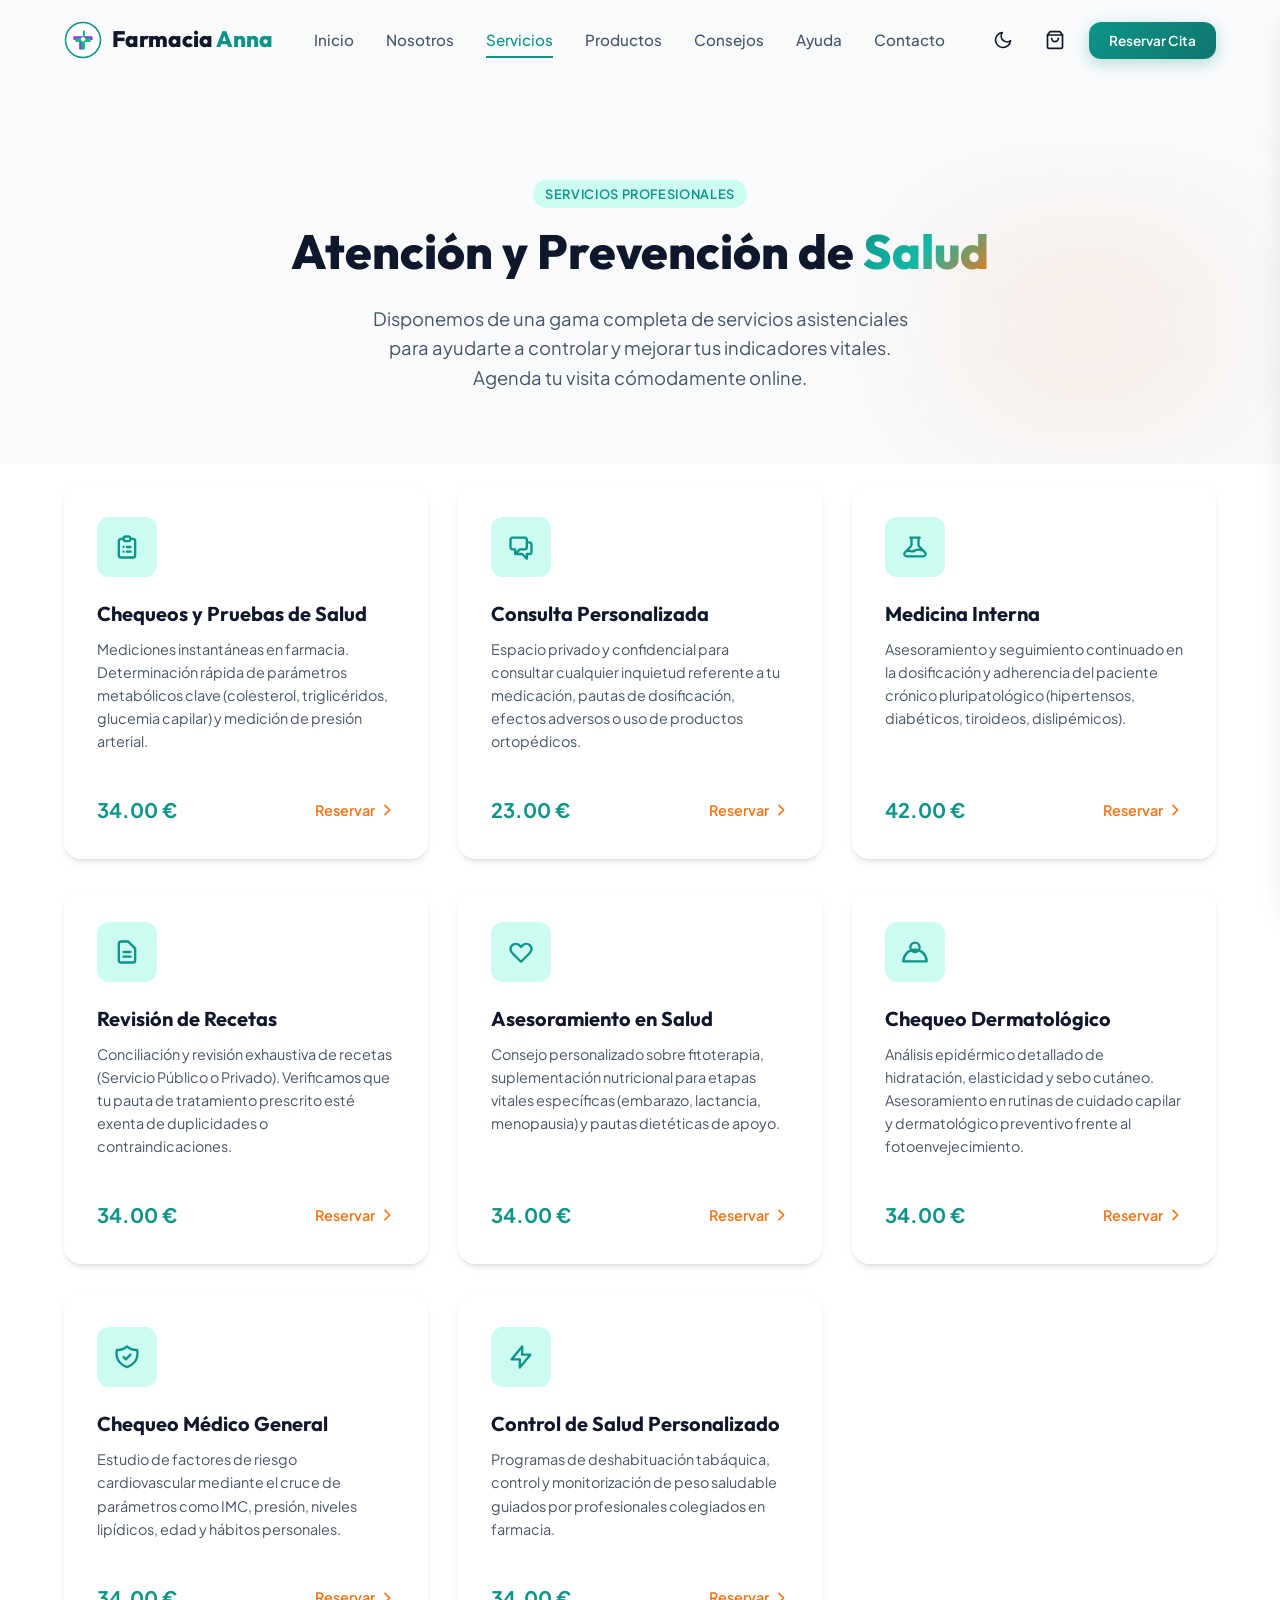
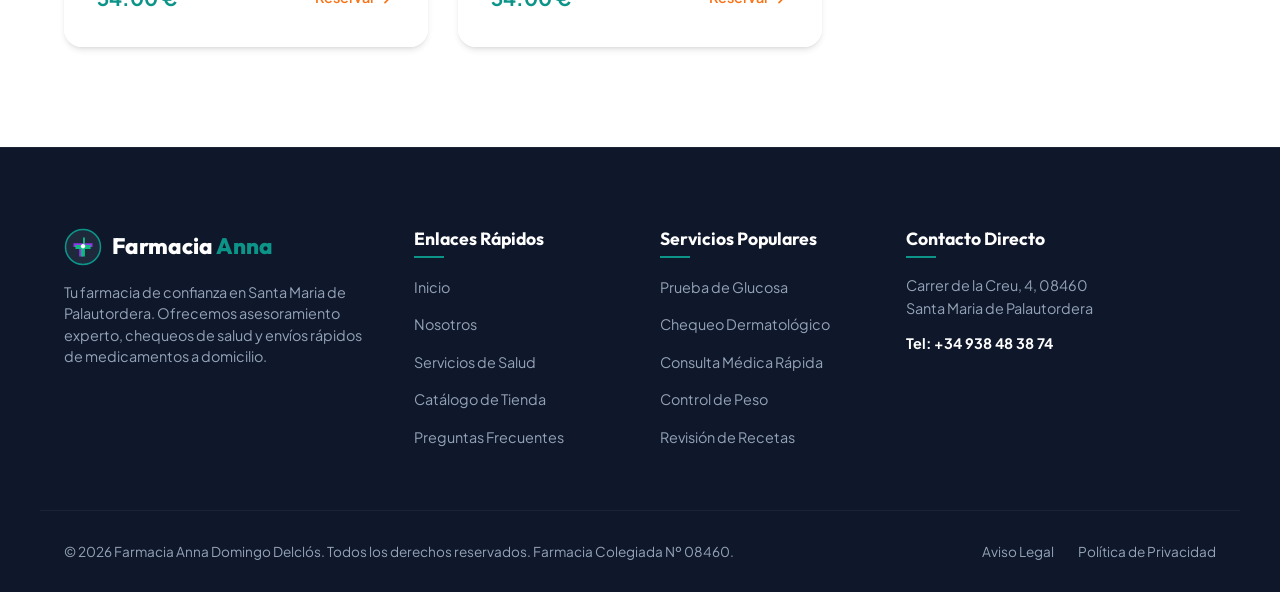
<file: services/index.html>
<!DOCTYPE html>
<html lang="es">
<head>
    <meta charset="UTF-8">
    <meta name="viewport" content="width=device-width, initial-scale=1.0">
    <title>Servicios Sanitarios | Farmacia Anna Domingo Delclós</title>
    
    <!-- Meta tags SEO -->
    <meta name="description" content="Servicios sanitarios y preventivos en Barcelona. Reserva tu cita para chequeos de salud, consulta personalizada, control de peso, análisis capilar y más en Farmacia Anna Domingo Delclós.">
    <meta name="keywords" content="servicios, farmacia anna domingo delclos, chequeos de salud, consulta farmaceutica, recetas, santa maria de palautordera">
    <meta name="robots" content="index, follow">
    <link rel="canonical" href="https://farmacia-ana.com/services/">
    
    <!-- Open Graph -->
    <meta property="og:type" content="website">
    <meta property="og:title" content="Servicios Sanitarios | Farmacia Anna Domingo Delclós">
    <meta property="og:description" content="Chequeos preventivos y consultas especializadas en Santa Maria de Palautordera.">
    <meta property="og:url" content="https://farmacia-ana.com/services/">
    
    <!-- Styles -->
    <link rel="stylesheet" href="../styles.css">
</head>
<body>

    <!-- Header / Navbar -->
    <header id="main-header">
        <div class="container nav-container">
            <a href="../index.html" class="logo" id="nav-logo" aria-label="Farmacia Anna Domingo Delclós Inicio">
                <svg viewBox="0 0 100 100" fill="none" xmlns="http://www.w3.org/2000/svg">
                    <circle cx="50" cy="50" r="46" fill="var(--bg-secondary)" stroke="var(--primary)" stroke-width="4"/>
                    <path d="M50 15 V40 H25 V50 H40 V75 H50 V50 H75 V40 H50 V15 Z" fill="#9333ea"/>
                    <path d="M50 25 V45 H30 V55 H45 V75 H55 V55 H70 V45 H55 V25 Z" fill="#10b981"/>
                    <path d="M50 42 C53 42 56 45 56 48 C56 51 53 54 50 54 C47 54 44 51 44 48 C44 45 47 42 50 42 Z" fill="white"/>
                </svg>
                <span>Farmacia <span style="color:var(--primary);">Anna</span></span>
            </a>

            <!-- Desktop Links -->
            <nav class="nav-links" id="menu-links" aria-label="Menú principal">
                <a href="../index.html" class="nav-link">Inicio</a>
                <a href="../about/index.html" class="nav-link">Nosotros</a>
                <a href="index.html" class="nav-link active">Servicios</a>
                <a href="../index.html#productos" class="nav-link">Productos</a>
                <a href="../index.html#blog" class="nav-link">Consejos</a>
                <a href="../index.html#faq" class="nav-link">Ayuda</a>
                <a href="../index.html#contacto" class="nav-link">Contacto</a>
            </nav>

            <!-- Navbar Actions -->
            <div class="nav-actions">
                <button class="icon-btn" id="theme-toggle" aria-label="Cambiar tema de color">
                    <svg class="sun-icon" xmlns="http://www.w3.org/2000/svg" width="20" height="20" viewBox="0 0 24 24" fill="none" stroke="currentColor" stroke-width="2" stroke-linecap="round" stroke-linejoin="round">
                        <circle cx="12" cy="12" r="5"></circle>
                        <line x1="12" y1="1" x2="12" y2="3"></line>
                        <line x1="12" y1="21" x2="12" y2="23"></line>
                        <line x1="4.22" y1="4.22" x2="5.64" y2="5.64"></line>
                        <line x1="18.36" y1="18.36" x2="19.78" y2="19.78"></line>
                        <line x1="1" y1="12" x2="3" y2="12"></line>
                        <line x1="21" y1="12" x2="23" y2="12"></line>
                        <line x1="4.22" y1="19.78" x2="5.64" y2="18.36"></line>
                        <line x1="18.36" y1="5.64" x2="19.78" y2="4.22"></line>
                    </svg>
                    <svg class="moon-icon" xmlns="http://www.w3.org/2000/svg" width="20" height="20" viewBox="0 0 24 24" fill="none" stroke="currentColor" stroke-width="2" stroke-linecap="round" stroke-linejoin="round" style="display: none;">
                        <path d="M21 12.79A9 9 0 1 1 11.21 3 7 7 0 0 0 21 12.79z"></path>
                    </svg>
                </button>

                <button class="icon-btn" id="cart-btn" aria-label="Ver carrito de compras">
                    <svg xmlns="http://www.w3.org/2000/svg" width="20" height="20" viewBox="0 0 24 24" fill="none" stroke="currentColor" stroke-width="2" stroke-linecap="round" stroke-linejoin="round">
                        <path d="M6 2L3 6v14a2 2 0 0 0 2 2h14a2 2 0 0 0 2-2V6l-3-4z"></path>
                        <line x1="3" y1="6" x2="21" y2="6"></line>
                        <path d="M16 10a4 4 0 0 1-8 0"></path>
                    </svg>
                    <span class="cart-badge" style="display: none;">0</span>
                </button>

                <button class="btn btn-primary book-service-btn" style="padding: 10px 20px; font-size: 0.85rem;" id="header-book-btn">Reservar Cita</button>

                <button class="icon-btn mobile-toggle" id="mobile-toggle" aria-label="Abrir menú de navegación">
                    <svg class="menu-icon" xmlns="http://www.w3.org/2000/svg" width="24" height="24" viewBox="0 0 24 24" fill="none" stroke="currentColor" stroke-width="2" stroke-linecap="round" stroke-linejoin="round">
                        <line x1="3" y1="12" x2="21" y2="12"></line>
                        <line x1="3" y1="6" x2="21" y2="6"></line>
                        <line x1="3" y1="18" x2="21" y2="18"></line>
                    </svg>
                    <svg class="close-icon" xmlns="http://www.w3.org/2000/svg" width="24" height="24" viewBox="0 0 24 24" fill="none" stroke="currentColor" stroke-width="2" stroke-linecap="round" stroke-linejoin="round" style="display: none;">
                        <line x1="18" y1="6" x2="6" y2="18"></line>
                        <line x1="6" y1="6" x2="18" y2="18"></line>
                    </svg>
                </button>
            </div>
        </div>
    </header>

    <!-- Services Header -->
    <section class="hero" id="servicios-hero" style="padding-bottom: 40px;">
        <div class="hero-glow-2"></div>
        <div class="container text-center" style="max-width: 800px;">
            <span class="badge badge-primary" style="margin-bottom: 16px;">SERVICIOS PROFESIONALES</span>
            <h1 class="hero-title" style="font-size: 3rem;">Atención y Prevención de <span class="gradient-text">Salud</span></h1>
            <p class="hero-desc" style="margin: 0 auto 32px auto;">Disponemos de una gama completa de servicios asistenciales para ayudarte a controlar y mejorar tus indicadores vitales. Agenda tu visita cómodamente online.</p>
        </div>
    </section>

    <!-- Services Grid Detailed -->
    <section class="section-padding" style="background-color: var(--bg-secondary); padding-top: 20px;">
        <div class="container">
            <div class="services-grid">
                <!-- Service 1 -->
                <div class="service-card glass-panel">
                    <div class="service-icon">
                        <svg xmlns="http://www.w3.org/2000/svg" width="28" height="28" fill="none" viewBox="0 0 24 24" stroke="currentColor" stroke-width="2">
                            <path stroke-linecap="round" stroke-linejoin="round" d="M9 5H7a2 2 0 00-2 2v12a2 2 0 002 2h10a2 2 0 002-2V7a2 2 0 00-2-2h-2M9 5a2 2 0 002 2h2a2 2 0 002-2M9 5a2 2 0 012-2h2a2 2 0 012 2m-3 7h3m-3 4h3m-6-4h.01M9 16h.01" />
                        </svg>
                    </div>
                    <h3>Chequeos y Pruebas de Salud</h3>
                    <p>Mediciones instantáneas en farmacia. Determinación rápida de parámetros metabólicos clave (colesterol, triglicéridos, glucemia capilar) y medición de presión arterial.</p>
                    <div class="service-footer">
                        <span class="service-price">34.00 €</span>
                        <span class="service-link book-service-btn" data-service="Chequeos y Pruebas de Salud" aria-label="Reservar Chequeos y Pruebas">
                            Reservar
                            <svg xmlns="http://www.w3.org/2000/svg" width="16" height="16" fill="none" viewBox="0 0 24 24" stroke="currentColor" stroke-width="2.5"><path stroke-linecap="round" stroke-linejoin="round" d="M9 5l7 7-7 7" /></svg>
                        </span>
                    </div>
                </div>

                <!-- Service 2 -->
                <div class="service-card glass-panel">
                    <div class="service-icon">
                        <svg xmlns="http://www.w3.org/2000/svg" width="28" height="28" fill="none" viewBox="0 0 24 24" stroke="currentColor" stroke-width="2">
                            <path stroke-linecap="round" stroke-linejoin="round" d="M17 8h2a2 2 0 012 2v6a2 2 0 01-2 2h-2v4l-4-4H9a1.994 1.994 0 01-1.414-.586m0 0L11 14h4a2 2 0 002-2V6a2 2 0 00-2-2H5a2 2 0 00-2 2v6a2 2 0 002 2h2v4l.586-.586z" />
                        </svg>
                    </div>
                    <h3>Consulta Personalizada</h3>
                    <p>Espacio privado y confidencial para consultar cualquier inquietud referente a tu medicación, pautas de dosificación, efectos adversos o uso de productos ortopédicos.</p>
                    <div class="service-footer">
                        <span class="service-price">23.00 €</span>
                        <span class="service-link book-service-btn" data-service="Consulta Personalizada" aria-label="Reservar Consulta Personalizada">
                            Reservar
                            <svg xmlns="http://www.w3.org/2000/svg" width="16" height="16" fill="none" viewBox="0 0 24 24" stroke="currentColor" stroke-width="2.5"><path stroke-linecap="round" stroke-linejoin="round" d="M9 5l7 7-7 7" /></svg>
                        </span>
                    </div>
                </div>

                <!-- Service 3 -->
                <div class="service-card glass-panel">
                    <div class="service-icon">
                        <svg xmlns="http://www.w3.org/2000/svg" width="28" height="28" fill="none" viewBox="0 0 24 24" stroke="currentColor" stroke-width="2">
                            <path stroke-linecap="round" stroke-linejoin="round" d="M19.428 15.428a2 2 0 00-1.022-.547l-2.387-.477a6 6 0 00-3.86.517l-.318.158a6 6 0 01-3.86.517L6.05 15.21a2 2 0 00-1.806.547M8 4h8l-1 1v5.172a2 2 0 00.586 1.414l5 5c1.26 1.26.367 3.414-1.415 3.414H4.828c-1.782 0-2.674-2.154-1.414-3.414l5-5A2 2 0 009 10.172V5L8 4z" />
                        </svg>
                    </div>
                    <h3>Medicina Interna</h3>
                    <p>Asesoramiento y seguimiento continuado en la dosificación y adherencia del paciente crónico pluripatológico (hipertensos, diabéticos, tiroideos, dislipémicos).</p>
                    <div class="service-footer">
                        <span class="service-price">42.00 €</span>
                        <span class="service-link book-service-btn" data-service="Medicina Interna" aria-label="Reservar Medicina Interna">
                            Reservar
                            <svg xmlns="http://www.w3.org/2000/svg" width="16" height="16" fill="none" viewBox="0 0 24 24" stroke="currentColor" stroke-width="2.5"><path stroke-linecap="round" stroke-linejoin="round" d="M9 5l7 7-7 7" /></svg>
                        </span>
                    </div>
                </div>

                <!-- Service 4 -->
                <div class="service-card glass-panel">
                    <div class="service-icon">
                        <svg xmlns="http://www.w3.org/2000/svg" width="28" height="28" fill="none" viewBox="0 0 24 24" stroke="currentColor" stroke-width="2">
                            <path stroke-linecap="round" stroke-linejoin="round" d="M9 12h6m-6 4h6m2 5H7a2 2 0 01-2-2V5a2 2 0 012-2h5.586a1 1 0 01.707.293l5.414 5.414a1 1 0 01.293.707V19a2 2 0 01-2 2z" />
                        </svg>
                    </div>
                    <h3>Revisión de Recetas</h3>
                    <p>Conciliación y revisión exhaustiva de recetas (Servicio Público o Privado). Verificamos que tu pauta de tratamiento prescrito esté exenta de duplicidades o contraindicaciones.</p>
                    <div class="service-footer">
                        <span class="service-price">34.00 €</span>
                        <span class="service-link book-service-btn" data-service="Revisión de Recetas" aria-label="Reservar Revisión de Recetas">
                            Reservar
                            <svg xmlns="http://www.w3.org/2000/svg" width="16" height="16" fill="none" viewBox="0 0 24 24" stroke="currentColor" stroke-width="2.5"><path stroke-linecap="round" stroke-linejoin="round" d="M9 5l7 7-7 7" /></svg>
                        </span>
                    </div>
                </div>

                <!-- Service 5 -->
                <div class="service-card glass-panel">
                    <div class="service-icon">
                        <svg xmlns="http://www.w3.org/2000/svg" width="28" height="28" fill="none" viewBox="0 0 24 24" stroke="currentColor" stroke-width="2">
                            <path stroke-linecap="round" stroke-linejoin="round" d="M4.318 6.318a4.5 4.5 0 000 6.364L12 20.364l7.682-7.682a4.5 4.5 0 00-6.364-6.364L12 7.636l-1.318-1.318a4.5 4.5 0 00-6.364 0z" />
                        </svg>
                    </div>
                    <h3>Asesoramiento en Salud</h3>
                    <p>Consejo personalizado sobre fitoterapia, suplementación nutricional para etapas vitales específicas (embarazo, lactancia, menopausia) y pautas dietéticas de apoyo.</p>
                    <div class="service-footer">
                        <span class="service-price">34.00 €</span>
                        <span class="service-link book-service-btn" data-service="Asesoramiento en Salud" aria-label="Reservar Asesoramiento en Salud">
                            Reservar
                            <svg xmlns="http://www.w3.org/2000/svg" width="16" height="16" fill="none" viewBox="0 0 24 24" stroke="currentColor" stroke-width="2.5"><path stroke-linecap="round" stroke-linejoin="round" d="M9 5l7 7-7 7" /></svg>
                        </span>
                    </div>
                </div>

                <!-- Service 6 -->
                <div class="service-card glass-panel">
                    <div class="service-icon">
                        <svg xmlns="http://www.w3.org/2000/svg" width="28" height="28" fill="none" viewBox="0 0 24 24" stroke="currentColor" stroke-width="2">
                            <path stroke-linecap="round" stroke-linejoin="round" d="M12 4a4 4 0 100 8 4 4 0 000-8zM2 20a10 10 0 0120 0H2z" />
                        </svg>
                    </div>
                    <h3>Chequeo Dermatológico</h3>
                    <p>Análisis epidérmico detallado de hidratación, elasticidad y sebo cutáneo. Asesoramiento en rutinas de cuidado capilar y dermatológico preventivo frente al fotoenvejecimiento.</p>
                    <div class="service-footer">
                        <span class="service-price">34.00 €</span>
                        <span class="service-link book-service-btn" data-service="Chequeo Dermatológico" aria-label="Reservar Chequeo Dermatológico">
                            Reservar
                            <svg xmlns="http://www.w3.org/2000/svg" width="16" height="16" fill="none" viewBox="0 0 24 24" stroke="currentColor" stroke-width="2.5"><path stroke-linecap="round" stroke-linejoin="round" d="M9 5l7 7-7 7" /></svg>
                        </span>
                    </div>
                </div>

                <!-- Service 7 -->
                <div class="service-card glass-panel">
                    <div class="service-icon">
                        <svg xmlns="http://www.w3.org/2000/svg" width="28" height="28" fill="none" viewBox="0 0 24 24" stroke="currentColor" stroke-width="2">
                            <path stroke-linecap="round" stroke-linejoin="round" d="M9 12l2 2 4-4m5.618-4.016A11.955 11.955 0 0112 2.944a11.955 11.955 0 01-8.618 3.04A12.02 12.02 0 003 9c0 5.591 3.824 10.29 9 11.622 5.176-1.332 9-6.03 9-11.622 0-1.042-.133-2.052-.382-3.016z" />
                        </svg>
                    </div>
                    <h3>Chequeo Médico General</h3>
                    <p>Estudio de factores de riesgo cardiovascular mediante el cruce de parámetros como IMC, presión, niveles lipídicos, edad y hábitos personales.</p>
                    <div class="service-footer">
                        <span class="service-price">34.00 €</span>
                        <span class="service-link book-service-btn" data-service="Chequeo Médico General" aria-label="Reservar Chequeo Médico General">
                            Reservar
                            <svg xmlns="http://www.w3.org/2000/svg" width="16" height="16" fill="none" viewBox="0 0 24 24" stroke="currentColor" stroke-width="2.5"><path stroke-linecap="round" stroke-linejoin="round" d="M9 5l7 7-7 7" /></svg>
                        </span>
                    </div>
                </div>

                <!-- Service 8 -->
                <div class="service-card glass-panel">
                    <div class="service-icon">
                        <svg xmlns="http://www.w3.org/2000/svg" width="28" height="28" fill="none" viewBox="0 0 24 24" stroke="currentColor" stroke-width="2">
                            <path stroke-linecap="round" stroke-linejoin="round" d="M13 10V3L4 14h7v7l9-11h-7z" />
                        </svg>
                    </div>
                    <h3>Control de Salud Personalizado</h3>
                    <p>Programas de deshabituación tabáquica, control y monitorización de peso saludable guiados por profesionales colegiados en farmacia.</p>
                    <div class="service-footer">
                        <span class="service-price">34.00 €</span>
                        <span class="service-link book-service-btn" data-service="Control de Salud Personalizado" aria-label="Reservar Control de Salud">
                            Reservar
                            <svg xmlns="http://www.w3.org/2000/svg" width="16" height="16" fill="none" viewBox="0 0 24 24" stroke="currentColor" stroke-width="2.5"><path stroke-linecap="round" stroke-linejoin="round" d="M9 5l7 7-7 7" /></svg>
                        </span>
                    </div>
                </div>
            </div>
        </div>
    </section>

    <!-- Footer -->
    <footer>
        <div class="container footer-grid">
            <div class="footer-col footer-logo-col">
                <a href="../index.html" class="logo" style="color: white;">
                    <svg viewBox="0 0 100 100" fill="none" xmlns="http://www.w3.org/2000/svg">
                        <circle cx="50" cy="50" r="46" fill="#1e293b" stroke="var(--primary)" stroke-width="4"/>
                        <path d="M50 15 V40 H25 V50 H40 V75 H50 V50 H75 V40 H50 V15 Z" fill="#9333ea"/>
                        <path d="M50 25 V45 H30 V55 H45 V75 H55 V55 H70 V45 H55 V25 Z" fill="#10b981"/>
                        <path d="M50 42 C53 42 56 45 56 48 C56 51 53 54 50 54 C47 54 44 51 44 48 C44 45 47 42 50 42 Z" fill="white"/>
                    </svg>
                    <span>Farmacia <span style="color:var(--primary);">Anna</span></span>
                </a>
                <p>Tu farmacia de confianza en Santa Maria de Palautordera. Ofrecemos asesoramiento experto, chequeos de salud y envíos rápidos de medicamentos a domicilio.</p>
            </div>

            <div class="footer-col">
                <h4>Enlaces Rápidos</h4>
                <ul>
                    <li><a href="../index.html">Inicio</a></li>
                    <li><a href="../about/index.html">Nosotros</a></li>
                    <li><a href="index.html">Servicios de Salud</a></li>
                    <li><a href="../index.html#productos">Catálogo de Tienda</a></li>
                    <li><a href="../index.html#faq">Preguntas Frecuentes</a></li>
                </ul>
            </div>

            <div class="footer-col">
                <h4>Servicios Populares</h4>
                <ul>
                    <li><a href="index.html">Prueba de Glucosa</a></li>
                    <li><a href="index.html">Chequeo Dermatológico</a></li>
                    <li><a href="index.html">Consulta Médica Rápida</a></li>
                    <li><a href="index.html">Control de Peso</a></li>
                    <li><a href="index.html">Revisión de Recetas</a></li>
                </ul>
            </div>

            <div class="footer-col">
                <h4>Contacto Directo</h4>
                <p style="font-size: 0.9rem; line-height: 1.6; margin-bottom: 12px;">Carrer de la Creu, 4, 08460<br>Santa Maria de Palautordera</p>
                <p style="font-size: 0.9rem; font-weight: bold; color: white;">Tel: +34 938 48 38 74</p>
            </div>
        </div>

        <div class="container footer-bottom">
            <p>&copy; 2026 Farmacia Anna Domingo Delclós. Todos los derechos reservados. Farmacia Colegiada Nº 08460.</p>
            <div class="footer-bottom-links">
                <a href="#">Aviso Legal</a>
                <a href="#">Política de Privacidad</a>
            </div>
        </div>
    </footer>

    <!-- Modals & Cart Drawer (Needed on all pages for consistency) -->
    <div class="drawer-overlay" id="drawer-overlay"></div>
    <div class="cart-drawer" id="cart-drawer" role="dialog" aria-modal="true" aria-label="Carrito de Compras">
        <div class="cart-header">
            <h2>Tu Carrito</h2>
            <button class="icon-btn" id="close-cart" aria-label="Cerrar carrito">
                <svg xmlns="http://www.w3.org/2000/svg" width="24" height="24" viewBox="0 0 24 24" fill="none" stroke="currentColor" stroke-width="2" stroke-linecap="round" stroke-linejoin="round"><line x1="18" y1="6" x2="6" y2="18"></line><line x1="6" y1="6" x2="18" y2="18"></line></svg>
            </button>
        </div>
        <div class="cart-items"></div>
        <div class="cart-footer">
            <div class="cart-summary-row">
                <span>Total:</span>
                <span class="cart-summary-total"><span id="cart-total-val">0.00</span> €</span>
            </div>
            <button class="btn btn-accent" style="width: 100%;" id="checkout-btn">Proceder al Pago</button>
        </div>
    </div>

    <!-- Booking Modal -->
    <div class="modal-overlay" id="booking-modal" role="dialog" aria-modal="true" aria-labelledby="modal-title">
        <div class="modal-content glass-panel">
            <div class="modal-header">
                <h2 id="modal-title">Solicitar Cita de Salud</h2>
                <button class="modal-close" id="close-modal" aria-label="Cerrar modal">
                    <svg xmlns="http://www.w3.org/2000/svg" width="20" height="20" viewBox="0 0 24 24" fill="none" stroke="currentColor" stroke-width="2" stroke-linecap="round" stroke-linejoin="round"><line x1="18" y1="6" x2="6" y2="18"></line><line x1="6" y1="6" x2="18" y2="18"></line></svg>
                </button>
            </div>
            <div class="modal-body">
                <form id="appointment-form">
                    <div class="form-group">
                        <label for="modal-name">Nombre Completo *</label>
                        <input type="text" id="modal-name" class="form-input" placeholder="Escribe tu nombre completo" required>
                    </div>
                    <div class="form-group">
                        <label for="modal-phone">Teléfono de Contacto *</label>
                        <input type="tel" id="modal-phone" class="form-input" placeholder="Ej: 600 000 000" required>
                    </div>
                    <div class="form-group">
                        <label for="modal-service">Servicio Requerido *</label>
                        <select id="modal-service" class="form-input" required>
                            <option value="" disabled selected>Seleccione un servicio</option>
                            <option value="Chequeos y Pruebas de Salud">Chequeos y Pruebas de Salud (34.00 €)</option>
                            <option value="Consulta Personalizada">Consulta Personalizada (23.00 €)</option>
                            <option value="Medicina Interna">Medicina Interna (42.00 €)</option>
                            <option value="Revisión de Recetas">Revisión de Recetas (34.00 €)</option>
                            <option value="Asesoramiento en Salud">Asesoramiento en Salud (34.00 €)</option>
                            <option value="Chequeo Dermatológico">Chequeo Dermatológico (34.00 €)</option>
                            <option value="Chequeo Médico General">Chequeo Médico General (34.00 €)</option>
                            <option value="Control de Salud Personalizado">Control de Salud Personalizado (34.00 €)</option>
                        </select>
                    </div>
                    <div class="form-group-row">
                        <div class="form-group">
                            <label for="modal-date">Fecha *</label>
                            <input type="date" id="modal-date" class="form-input" required>
                        </div>
                        <div class="form-group">
                            <label for="modal-time">Hora *</label>
                            <select id="modal-time" class="form-input" required>
                                <option value="" disabled selected>Seleccionar hora</option>
                                <option value="09:00">09:00</option>
                                <option value="10:00">10:00</option>
                                <option value="11:00">11:00</option>
                                <option value="12:00">12:00</option>
                                <option value="13:00">13:00</option>
                                <option value="16:00">16:00</option>
                                <option value="17:00">17:00</option>
                                <option value="18:00">18:00</option>
                                <option value="19:00">19:00</option>
                            </select>
                        </div>
                    </div>
                    <button type="submit" class="btn btn-primary" style="width: 100%; margin-top: 10px;" id="btn-submit-booking">Agendar Ahora</button>
                </form>
            </div>
        </div>
    </div>

    <div class="toast-container" id="toast-container"></div>
    <script src="../app.js"></script>
</body>
</html>
</file>
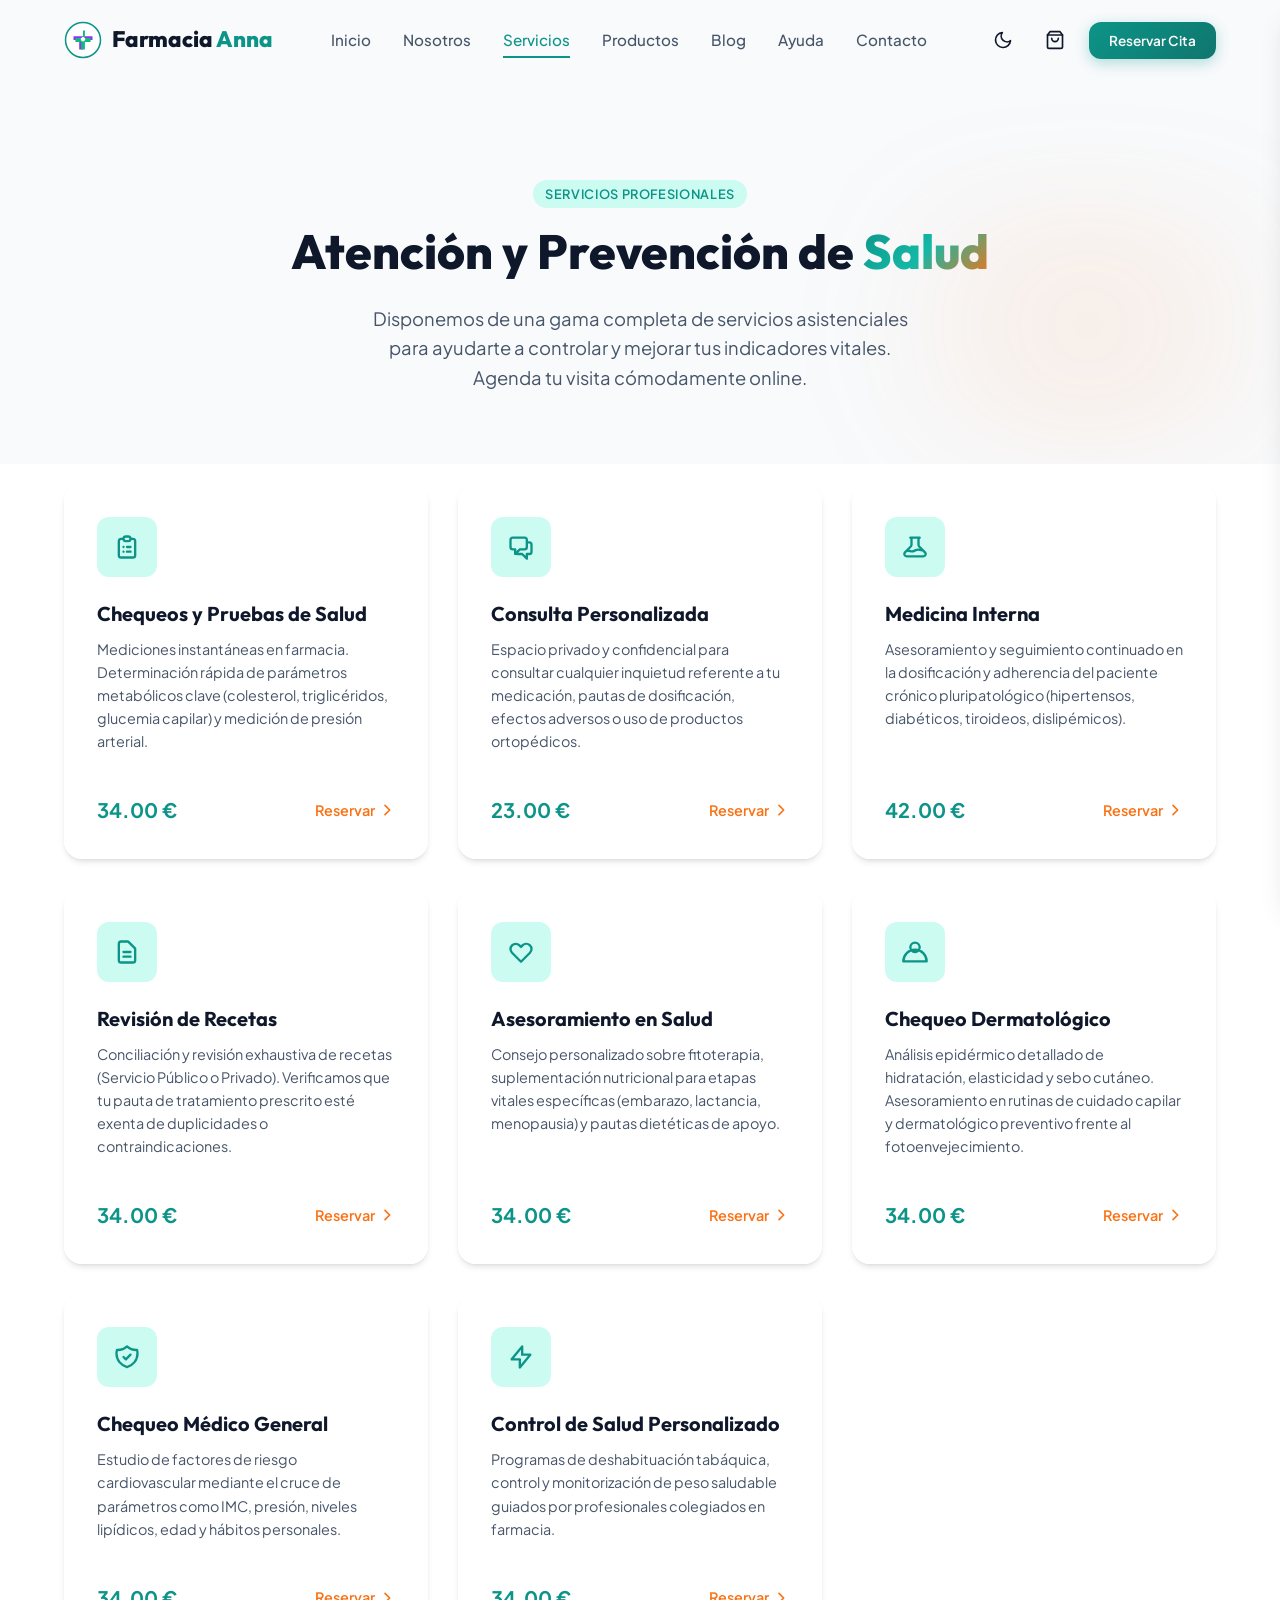
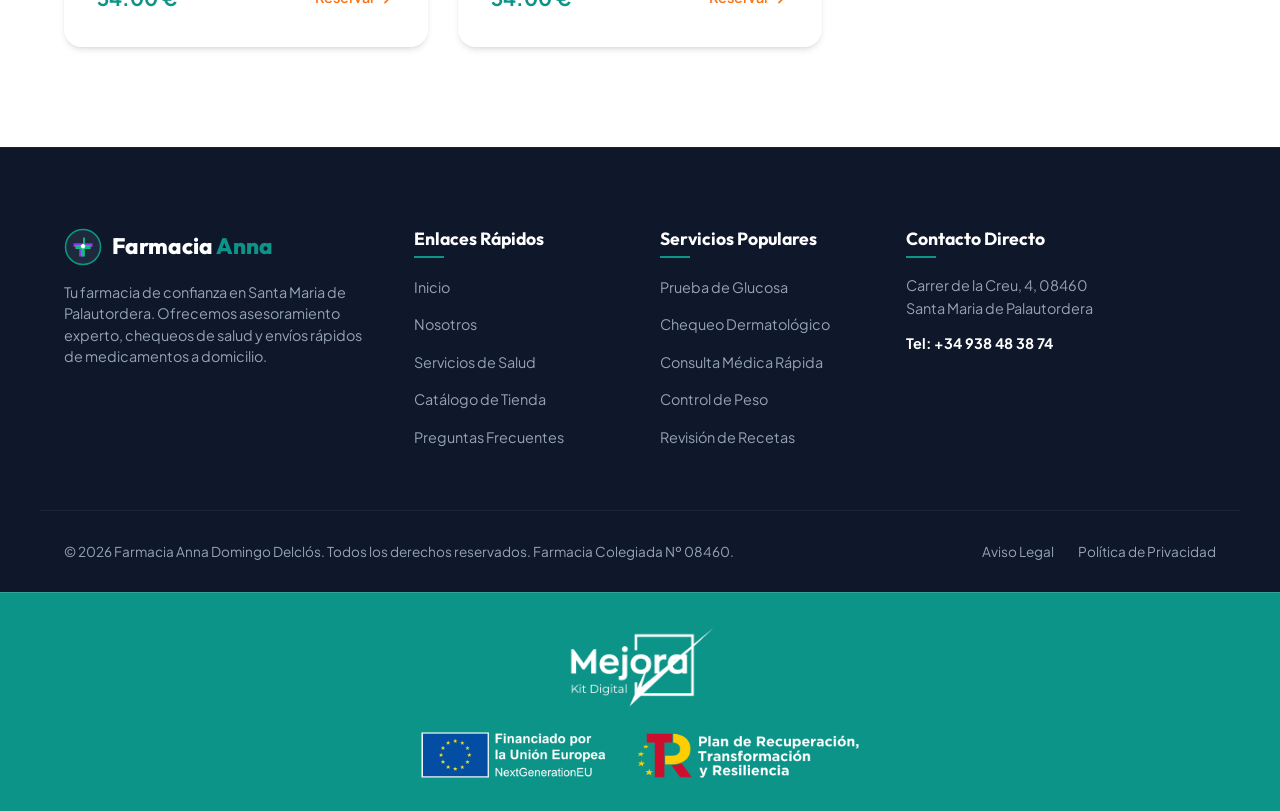
<file: servicios/index.html>
﻿<!DOCTYPE html>
<html lang="es">
<head>
    <meta charset="UTF-8">
    <meta name="viewport" content="width=device-width, initial-scale=1.0">
    <title>Servicios Sanitarios | Farmacia Anna Domingo Delclós</title>
    
    <!-- Meta tags SEO -->
    <meta name="description" content="Servicios sanitarios y preventivos en Barcelona. Reserva tu cita para chequeos de salud, consulta personalizada, control de peso, análisis capilar y más en Farmacia Anna Domingo Delclós.">
    <meta name="keywords" content="servicios, farmacia anna domingo delclos, chequeos de salud, consulta farmaceutica, recetas, santa maria de palautordera">
    <meta name="robots" content="index, follow">
    <link rel="canonical" href="https://farmacia-ana.c../servicios/">
    
    <!-- Open Graph -->
    <meta property="og:type" content="website">
    <meta property="og:title" content="Servicios Sanitarios | Farmacia Anna Domingo Delclós">
    <meta property="og:description" content="Chequeos preventivos y consultas especializadas en Santa Maria de Palautordera.">
    <meta property="og:url" content="https://farmacia-ana.c../servicios/">
    
    <!-- Styles -->
    <link rel="stylesheet" href="../styles.css">
</head>
<body>

    <!-- Header / Navbar -->
    <header id="main-header">
        <div class="container nav-container">
            <a href="../index.html" class="logo" id="nav-logo" aria-label="Farmacia Anna Domingo Delclós Inicio">
                <svg viewBox="0 0 100 100" fill="none" xmlns="http://www.w3.org/2000/svg">
                    <circle cx="50" cy="50" r="46" fill="var(--bg-secondary)" stroke="var(--primary)" stroke-width="4"/>
                    <path d="M50 15 V40 H25 V50 H40 V75 H50 V50 H75 V40 H50 V15 Z" fill="#9333ea"/>
                    <path d="M50 25 V45 H30 V55 H45 V75 H55 V55 H70 V45 H55 V25 Z" fill="#10b981"/>
                    <path d="M50 42 C53 42 56 45 56 48 C56 51 53 54 50 54 C47 54 44 51 44 48 C44 45 47 42 50 42 Z" fill="white"/>
                </svg>
                <span>Farmacia <span style="color:var(--primary);">Anna</span></span>
            </a>

            <!-- Desktop Links -->
            <nav class="nav-links" id="menu-links" aria-label="Menú principal">
                <a href="../index.html" class="nav-link">Inicio</a>
                <a href="../nosotros/index.html" class="nav-link">Nosotros</a>
                <a href="index.html" class="nav-link active">Servicios</a>
                <a href="../index.html#productos" class="nav-link">Productos</a>
                <a href="../blog/index.html" class="nav-link">Blog</a>
                <a href="../index.html#faq" class="nav-link">Ayuda</a>
                <a href="../contacto/index.html" class="nav-link">Contacto</a>
            </nav>

            <!-- Navbar Actions -->
            <div class="nav-actions">
                <button class="icon-btn" id="theme-toggle" aria-label="Cambiar tema de color">
                    <svg class="sun-icon" xmlns="http://www.w3.org/2000/svg" width="20" height="20" viewBox="0 0 24 24" fill="none" stroke="currentColor" stroke-width="2" stroke-linecap="round" stroke-linejoin="round">
                        <circle cx="12" cy="12" r="5"></circle>
                        <line x1="12" y1="1" x2="12" y2="3"></line>
                        <line x1="12" y1="21" x2="12" y2="23"></line>
                        <line x1="4.22" y1="4.22" x2="5.64" y2="5.64"></line>
                        <line x1="18.36" y1="18.36" x2="19.78" y2="19.78"></line>
                        <line x1="1" y1="12" x2="3" y2="12"></line>
                        <line x1="21" y1="12" x2="23" y2="12"></line>
                        <line x1="4.22" y1="19.78" x2="5.64" y2="18.36"></line>
                        <line x1="18.36" y1="5.64" x2="19.78" y2="4.22"></line>
                    </svg>
                    <svg class="moon-icon" xmlns="http://www.w3.org/2000/svg" width="20" height="20" viewBox="0 0 24 24" fill="none" stroke="currentColor" stroke-width="2" stroke-linecap="round" stroke-linejoin="round" style="display: none;">
                        <path d="M21 12.79A9 9 0 1 1 11.21 3 7 7 0 0 0 21 12.79z"></path>
                    </svg>
                </button>

                <button class="icon-btn" id="cart-btn" aria-label="Ver carrito de compras">
                    <svg xmlns="http://www.w3.org/2000/svg" width="20" height="20" viewBox="0 0 24 24" fill="none" stroke="currentColor" stroke-width="2" stroke-linecap="round" stroke-linejoin="round">
                        <path d="M6 2L3 6v14a2 2 0 0 0 2 2h14a2 2 0 0 0 2-2V6l-3-4z"></path>
                        <line x1="3" y1="6" x2="21" y2="6"></line>
                        <path d="M16 10a4 4 0 0 1-8 0"></path>
                    </svg>
                    <span class="cart-badge" style="display: none;">0</span>
                </button>

                <button class="btn btn-primary book-service-btn" style="padding: 10px 20px; font-size: 0.85rem;" id="header-book-btn">Reservar Cita</button>

                <button class="icon-btn mobile-toggle" id="mobile-toggle" aria-label="Abrir menú de navegación">
                    <svg class="menu-icon" xmlns="http://www.w3.org/2000/svg" width="24" height="24" viewBox="0 0 24 24" fill="none" stroke="currentColor" stroke-width="2" stroke-linecap="round" stroke-linejoin="round">
                        <line x1="3" y1="12" x2="21" y2="12"></line>
                        <line x1="3" y1="6" x2="21" y2="6"></line>
                        <line x1="3" y1="18" x2="21" y2="18"></line>
                    </svg>
                    <svg class="close-icon" xmlns="http://www.w3.org/2000/svg" width="24" height="24" viewBox="0 0 24 24" fill="none" stroke="currentColor" stroke-width="2" stroke-linecap="round" stroke-linejoin="round" style="display: none;">
                        <line x1="18" y1="6" x2="6" y2="18"></line>
                        <line x1="6" y1="6" x2="18" y2="18"></line>
                    </svg>
                </button>
            </div>
        </div>
    </header>

    <!-- Services Header -->
    <section class="hero" id="servicios-hero" style="padding-bottom: 40px;">
        <div class="hero-glow-2"></div>
        <div class="container text-center" style="max-width: 800px;">
            <span class="badge badge-primary" style="margin-bottom: 16px;">SERVICIOS PROFESIONALES</span>
            <h1 class="hero-title" style="font-size: 3rem;">Atención y Prevención de <span class="gradient-text">Salud</span></h1>
            <p class="hero-desc" style="margin: 0 auto 32px auto;">Disponemos de una gama completa de servicios asistenciales para ayudarte a controlar y mejorar tus indicadores vitales. Agenda tu visita cómodamente online.</p>
        </div>
    </section>

    <!-- Services Grid Detailed -->
    <section class="section-padding" style="background-color: var(--bg-secondary); padding-top: 20px;">
        <div class="container">
            <div class="services-grid">
                <!-- Service 1 -->
                <div class="service-card glass-panel">
                    <div class="service-icon">
                        <svg xmlns="http://www.w3.org/2000/svg" width="28" height="28" fill="none" viewBox="0 0 24 24" stroke="currentColor" stroke-width="2">
                            <path stroke-linecap="round" stroke-linejoin="round" d="M9 5H7a2 2 0 00-2 2v12a2 2 0 002 2h10a2 2 0 002-2V7a2 2 0 00-2-2h-2M9 5a2 2 0 002 2h2a2 2 0 002-2M9 5a2 2 0 012-2h2a2 2 0 012 2m-3 7h3m-3 4h3m-6-4h.01M9 16h.01" />
                        </svg>
                    </div>
                    <h3>Chequeos y Pruebas de Salud</h3>
                    <p>Mediciones instantáneas en farmacia. Determinación rápida de parámetros metabólicos clave (colesterol, triglicéridos, glucemia capilar) y medición de presión arterial.</p>
                    <div class="service-footer">
                        <span class="service-price">34.00 €</span>
                        <span class="service-link book-service-btn" data-service="Chequeos y Pruebas de Salud" aria-label="Reservar Chequeos y Pruebas">
                            Reservar
                            <svg xmlns="http://www.w3.org/2000/svg" width="16" height="16" fill="none" viewBox="0 0 24 24" stroke="currentColor" stroke-width="2.5"><path stroke-linecap="round" stroke-linejoin="round" d="M9 5l7 7-7 7" /></svg>
                        </span>
                    </div>
                </div>

                <!-- Service 2 -->
                <div class="service-card glass-panel">
                    <div class="service-icon">
                        <svg xmlns="http://www.w3.org/2000/svg" width="28" height="28" fill="none" viewBox="0 0 24 24" stroke="currentColor" stroke-width="2">
                            <path stroke-linecap="round" stroke-linejoin="round" d="M17 8h2a2 2 0 012 2v6a2 2 0 01-2 2h-2v4l-4-4H9a1.994 1.994 0 01-1.414-.586m0 0L11 14h4a2 2 0 002-2V6a2 2 0 00-2-2H5a2 2 0 00-2 2v6a2 2 0 002 2h2v4l.586-.586z" />
                        </svg>
                    </div>
                    <h3>Consulta Personalizada</h3>
                    <p>Espacio privado y confidencial para consultar cualquier inquietud referente a tu medicación, pautas de dosificación, efectos adversos o uso de productos ortopédicos.</p>
                    <div class="service-footer">
                        <span class="service-price">23.00 €</span>
                        <span class="service-link book-service-btn" data-service="Consulta Personalizada" aria-label="Reservar Consulta Personalizada">
                            Reservar
                            <svg xmlns="http://www.w3.org/2000/svg" width="16" height="16" fill="none" viewBox="0 0 24 24" stroke="currentColor" stroke-width="2.5"><path stroke-linecap="round" stroke-linejoin="round" d="M9 5l7 7-7 7" /></svg>
                        </span>
                    </div>
                </div>

                <!-- Service 3 -->
                <div class="service-card glass-panel">
                    <div class="service-icon">
                        <svg xmlns="http://www.w3.org/2000/svg" width="28" height="28" fill="none" viewBox="0 0 24 24" stroke="currentColor" stroke-width="2">
                            <path stroke-linecap="round" stroke-linejoin="round" d="M19.428 15.428a2 2 0 00-1.022-.547l-2.387-.477a6 6 0 00-3.86.517l-.318.158a6 6 0 01-3.86.517L6.05 15.21a2 2 0 00-1.806.547M8 4h8l-1 1v5.172a2 2 0 00.586 1.414l5 5c1.26 1.26.367 3.414-1.415 3.414H4.828c-1.782 0-2.674-2.154-1.414-3.414l5-5A2 2 0 009 10.172V5L8 4z" />
                        </svg>
                    </div>
                    <h3>Medicina Interna</h3>
                    <p>Asesoramiento y seguimiento continuado en la dosificación y adherencia del paciente crónico pluripatológico (hipertensos, diabéticos, tiroideos, dislipémicos).</p>
                    <div class="service-footer">
                        <span class="service-price">42.00 €</span>
                        <span class="service-link book-service-btn" data-service="Medicina Interna" aria-label="Reservar Medicina Interna">
                            Reservar
                            <svg xmlns="http://www.w3.org/2000/svg" width="16" height="16" fill="none" viewBox="0 0 24 24" stroke="currentColor" stroke-width="2.5"><path stroke-linecap="round" stroke-linejoin="round" d="M9 5l7 7-7 7" /></svg>
                        </span>
                    </div>
                </div>

                <!-- Service 4 -->
                <div class="service-card glass-panel">
                    <div class="service-icon">
                        <svg xmlns="http://www.w3.org/2000/svg" width="28" height="28" fill="none" viewBox="0 0 24 24" stroke="currentColor" stroke-width="2">
                            <path stroke-linecap="round" stroke-linejoin="round" d="M9 12h6m-6 4h6m2 5H7a2 2 0 01-2-2V5a2 2 0 012-2h5.586a1 1 0 01.707.293l5.414 5.414a1 1 0 01.293.707V19a2 2 0 01-2 2z" />
                        </svg>
                    </div>
                    <h3>Revisión de Recetas</h3>
                    <p>Conciliación y revisión exhaustiva de recetas (Servicio Público o Privado). Verificamos que tu pauta de tratamiento prescrito esté exenta de duplicidades o contraindicaciones.</p>
                    <div class="service-footer">
                        <span class="service-price">34.00 €</span>
                        <span class="service-link book-service-btn" data-service="Revisión de Recetas" aria-label="Reservar Revisión de Recetas">
                            Reservar
                            <svg xmlns="http://www.w3.org/2000/svg" width="16" height="16" fill="none" viewBox="0 0 24 24" stroke="currentColor" stroke-width="2.5"><path stroke-linecap="round" stroke-linejoin="round" d="M9 5l7 7-7 7" /></svg>
                        </span>
                    </div>
                </div>

                <!-- Service 5 -->
                <div class="service-card glass-panel">
                    <div class="service-icon">
                        <svg xmlns="http://www.w3.org/2000/svg" width="28" height="28" fill="none" viewBox="0 0 24 24" stroke="currentColor" stroke-width="2">
                            <path stroke-linecap="round" stroke-linejoin="round" d="M4.318 6.318a4.5 4.5 0 000 6.364L12 20.364l7.682-7.682a4.5 4.5 0 00-6.364-6.364L12 7.636l-1.318-1.318a4.5 4.5 0 00-6.364 0z" />
                        </svg>
                    </div>
                    <h3>Asesoramiento en Salud</h3>
                    <p>Consejo personalizado sobre fitoterapia, suplementación nutricional para etapas vitales específicas (embarazo, lactancia, menopausia) y pautas dietéticas de apoyo.</p>
                    <div class="service-footer">
                        <span class="service-price">34.00 €</span>
                        <span class="service-link book-service-btn" data-service="Asesoramiento en Salud" aria-label="Reservar Asesoramiento en Salud">
                            Reservar
                            <svg xmlns="http://www.w3.org/2000/svg" width="16" height="16" fill="none" viewBox="0 0 24 24" stroke="currentColor" stroke-width="2.5"><path stroke-linecap="round" stroke-linejoin="round" d="M9 5l7 7-7 7" /></svg>
                        </span>
                    </div>
                </div>

                <!-- Service 6 -->
                <div class="service-card glass-panel">
                    <div class="service-icon">
                        <svg xmlns="http://www.w3.org/2000/svg" width="28" height="28" fill="none" viewBox="0 0 24 24" stroke="currentColor" stroke-width="2">
                            <path stroke-linecap="round" stroke-linejoin="round" d="M12 4a4 4 0 100 8 4 4 0 000-8zM2 20a10 10 0 0120 0H2z" />
                        </svg>
                    </div>
                    <h3>Chequeo Dermatológico</h3>
                    <p>Análisis epidérmico detallado de hidratación, elasticidad y sebo cutáneo. Asesoramiento en rutinas de cuidado capilar y dermatológico preventivo frente al fotoenvejecimiento.</p>
                    <div class="service-footer">
                        <span class="service-price">34.00 €</span>
                        <span class="service-link book-service-btn" data-service="Chequeo Dermatológico" aria-label="Reservar Chequeo Dermatológico">
                            Reservar
                            <svg xmlns="http://www.w3.org/2000/svg" width="16" height="16" fill="none" viewBox="0 0 24 24" stroke="currentColor" stroke-width="2.5"><path stroke-linecap="round" stroke-linejoin="round" d="M9 5l7 7-7 7" /></svg>
                        </span>
                    </div>
                </div>

                <!-- Service 7 -->
                <div class="service-card glass-panel">
                    <div class="service-icon">
                        <svg xmlns="http://www.w3.org/2000/svg" width="28" height="28" fill="none" viewBox="0 0 24 24" stroke="currentColor" stroke-width="2">
                            <path stroke-linecap="round" stroke-linejoin="round" d="M9 12l2 2 4-4m5.618-4.016A11.955 11.955 0 0112 2.944a11.955 11.955 0 01-8.618 3.04A12.02 12.02 0 003 9c0 5.591 3.824 10.29 9 11.622 5.176-1.332 9-6.03 9-11.622 0-1.042-.133-2.052-.382-3.016z" />
                        </svg>
                    </div>
                    <h3>Chequeo Médico General</h3>
                    <p>Estudio de factores de riesgo cardiovascular mediante el cruce de parámetros como IMC, presión, niveles lipídicos, edad y hábitos personales.</p>
                    <div class="service-footer">
                        <span class="service-price">34.00 €</span>
                        <span class="service-link book-service-btn" data-service="Chequeo Médico General" aria-label="Reservar Chequeo Médico General">
                            Reservar
                            <svg xmlns="http://www.w3.org/2000/svg" width="16" height="16" fill="none" viewBox="0 0 24 24" stroke="currentColor" stroke-width="2.5"><path stroke-linecap="round" stroke-linejoin="round" d="M9 5l7 7-7 7" /></svg>
                        </span>
                    </div>
                </div>

                <!-- Service 8 -->
                <div class="service-card glass-panel">
                    <div class="service-icon">
                        <svg xmlns="http://www.w3.org/2000/svg" width="28" height="28" fill="none" viewBox="0 0 24 24" stroke="currentColor" stroke-width="2">
                            <path stroke-linecap="round" stroke-linejoin="round" d="M13 10V3L4 14h7v7l9-11h-7z" />
                        </svg>
                    </div>
                    <h3>Control de Salud Personalizado</h3>
                    <p>Programas de deshabituación tabáquica, control y monitorización de peso saludable guiados por profesionales colegiados en farmacia.</p>
                    <div class="service-footer">
                        <span class="service-price">34.00 €</span>
                        <span class="service-link book-service-btn" data-service="Control de Salud Personalizado" aria-label="Reservar Control de Salud">
                            Reservar
                            <svg xmlns="http://www.w3.org/2000/svg" width="16" height="16" fill="none" viewBox="0 0 24 24" stroke="currentColor" stroke-width="2.5"><path stroke-linecap="round" stroke-linejoin="round" d="M9 5l7 7-7 7" /></svg>
                        </span>
                    </div>
                </div>
            </div>
        </div>
    </section>

    <!-- Footer -->
    <footer>
        <div class="container footer-grid">
            <div class="footer-col footer-logo-col">
                <a href="../index.html" class="logo" style="color: white;">
                    <svg viewBox="0 0 100 100" fill="none" xmlns="http://www.w3.org/2000/svg">
                        <circle cx="50" cy="50" r="46" fill="#1e293b" stroke="var(--primary)" stroke-width="4"/>
                        <path d="M50 15 V40 H25 V50 H40 V75 H50 V50 H75 V40 H50 V15 Z" fill="#9333ea"/>
                        <path d="M50 25 V45 H30 V55 H45 V75 H55 V55 H70 V45 H55 V25 Z" fill="#10b981"/>
                        <path d="M50 42 C53 42 56 45 56 48 C56 51 53 54 50 54 C47 54 44 51 44 48 C44 45 47 42 50 42 Z" fill="white"/>
                    </svg>
                    <span>Farmacia <span style="color:var(--primary);">Anna</span></span>
                </a>
                <p>Tu farmacia de confianza en Santa Maria de Palautordera. Ofrecemos asesoramiento experto, chequeos de salud y envíos rápidos de medicamentos a domicilio.</p>
            </div>

            <div class="footer-col">
                <h4>Enlaces Rápidos</h4>
                <ul>
                    <li><a href="../index.html">Inicio</a></li>
                    <li><a href="../nosotros/index.html">Nosotros</a></li>
                    <li><a href="index.html">Servicios de Salud</a></li>
                    <li><a href="../index.html#productos">Catálogo de Tienda</a></li>
                    <li><a href="../index.html#faq">Preguntas Frecuentes</a></li>
                </ul>
            </div>

            <div class="footer-col">
                <h4>Servicios Populares</h4>
                <ul>
                    <li><a href="index.html">Prueba de Glucosa</a></li>
                    <li><a href="index.html">Chequeo Dermatológico</a></li>
                    <li><a href="index.html">Consulta Médica Rápida</a></li>
                    <li><a href="index.html">Control de Peso</a></li>
                    <li><a href="index.html">Revisión de Recetas</a></li>
                </ul>
            </div>

            <div class="footer-col">
                <h4>Contacto Directo</h4>
                <p style="font-size: 0.9rem; line-height: 1.6; margin-bottom: 12px;">Carrer de la Creu, 4, 08460<br>Santa Maria de Palautordera</p>
                <p style="font-size: 0.9rem; font-weight: bold; color: white;">Tel: +34 938 48 38 74</p>
            </div>
        </div>

        <div class="container footer-bottom">
            <p>&copy; 2026 Farmacia Anna Domingo Delclós. Todos los derechos reservados. Farmacia Colegiada Nº 08460.</p>
            <div class="footer-bottom-links">
                <a href="#">Aviso Legal</a>
                <a href="#">Política de Privacidad</a>
            </div>
        </div>
    </footer>
    <!-- BLOQUE COFINANCIACIÓN KIT DIGITAL (MEJORA KIT DIGITAL) -->
    <div class="elementor-element elementor-element-b19983d e-flex e-con-boxed e-con e-parent e-lazyloaded" data-id="b19983d" data-element_type="container">
        <div class="e-con-inner">
            <div class="elementor-element elementor-element-0008c70 elementor-widget elementor-widget-image" data-id="0008c70" data-element_type="widget" data-widget_type="image.default">
                <a href="https://mejorakitdigital.com" target="_blank" rel="noopener noreferrer" aria-label="Mejora Kit Digital - Agente Digitalizador">
                    <img width="400" height="200" src="../assets/images/logo-mejora-kit-digital.png" class="attachment-full size-full" alt="Mejora Kit Digital - Agente Digitalizador Adherido" />
                </a>
            </div>
            <div class="elementor-element elementor-element-3d4bec7 elementor-widget elementor-widget-image" data-id="3d4bec7" data-element_type="widget" data-widget_type="image.default">
                <img width="612" height="79" src="../assets/images/logos-financiacion-kit-digital.png" class="attachment-full size-full" alt="Financiado por la Unión Europea NextGenerationEU - Plan de Recuperación, Transformación y Resiliencia" />
            </div>
        </div>
    </div>

    <!-- Modals & Cart Drawer (Needed on all pages for consistency) -->
    <div class="drawer-overlay" id="drawer-overlay"></div>
    <div class="cart-drawer" id="cart-drawer" role="dialog" aria-modal="true" aria-label="Carrito de Compras">
        <div class="cart-header">
            <h2>Tu Carrito</h2>
            <button class="icon-btn" id="close-cart" aria-label="Cerrar carrito">
                <svg xmlns="http://www.w3.org/2000/svg" width="24" height="24" viewBox="0 0 24 24" fill="none" stroke="currentColor" stroke-width="2" stroke-linecap="round" stroke-linejoin="round"><line x1="18" y1="6" x2="6" y2="18"></line><line x1="6" y1="6" x2="18" y2="18"></line></svg>
            </button>
        </div>
        <div class="cart-items"></div>
        <div class="cart-footer">
            <div class="cart-summary-row">
                <span>Total:</span>
                <span class="cart-summary-total"><span id="cart-total-val">0.00</span> €</span>
            </div>
            <button class="btn btn-accent" style="width: 100%;" id="checkout-btn">Proceder al Pago</button>
        </div>
    </div>

    <!-- Booking Modal -->
    <div class="modal-overlay" id="booking-modal" role="dialog" aria-modal="true" aria-labelledby="modal-title">
        <div class="modal-content glass-panel">
            <div class="modal-header">
                <h2 id="modal-title">Solicitar Cita de Salud</h2>
                <button class="modal-close" id="close-modal" aria-label="Cerrar modal">
                    <svg xmlns="http://www.w3.org/2000/svg" width="20" height="20" viewBox="0 0 24 24" fill="none" stroke="currentColor" stroke-width="2" stroke-linecap="round" stroke-linejoin="round"><line x1="18" y1="6" x2="6" y2="18"></line><line x1="6" y1="6" x2="18" y2="18"></line></svg>
                </button>
            </div>
            <div class="modal-body">
                <form id="appointment-form">
                    <div class="form-group">
                        <label for="modal-name">Nombre Completo *</label>
                        <input type="text" id="modal-name" class="form-input" placeholder="Escribe tu nombre completo" required>
                    </div>
                    <div class="form-group">
                        <label for="modal-phone">Teléfono de Contacto *</label>
                        <input type="tel" id="modal-phone" class="form-input" placeholder="Ej: 600 000 000" required>
                    </div>
                    <div class="form-group">
                        <label for="modal-service">Servicio Requerido *</label>
                        <select id="modal-service" class="form-input" required>
                            <option value="" disabled selected>Seleccione un servicio</option>
                            <option value="Chequeos y Pruebas de Salud">Chequeos y Pruebas de Salud (34.00 €)</option>
                            <option value="Consulta Personalizada">Consulta Personalizada (23.00 €)</option>
                            <option value="Medicina Interna">Medicina Interna (42.00 €)</option>
                            <option value="Revisión de Recetas">Revisión de Recetas (34.00 €)</option>
                            <option value="Asesoramiento en Salud">Asesoramiento en Salud (34.00 €)</option>
                            <option value="Chequeo Dermatológico">Chequeo Dermatológico (34.00 €)</option>
                            <option value="Chequeo Médico General">Chequeo Médico General (34.00 €)</option>
                            <option value="Control de Salud Personalizado">Control de Salud Personalizado (34.00 €)</option>
                        </select>
                    </div>
                    <div class="form-group-row">
                        <div class="form-group">
                            <label for="modal-date">Fecha *</label>
                            <input type="date" id="modal-date" class="form-input" required>
                        </div>
                        <div class="form-group">
                            <label for="modal-time">Hora *</label>
                            <select id="modal-time" class="form-input" required>
                                <option value="" disabled selected>Seleccionar hora</option>
                                <option value="09:00">09:00</option>
                                <option value="10:00">10:00</option>
                                <option value="11:00">11:00</option>
                                <option value="12:00">12:00</option>
                                <option value="13:00">13:00</option>
                                <option value="16:00">16:00</option>
                                <option value="17:00">17:00</option>
                                <option value="18:00">18:00</option>
                                <option value="19:00">19:00</option>
                            </select>
                        </div>
                    </div>
                    <button type="submit" class="btn btn-primary" style="width: 100%; margin-top: 10px;" id="btn-submit-booking">Agendar Ahora</button>
                </form>
            </div>
        </div>
    </div>

    <div class="toast-container" id="toast-container"></div>
    <script src="../app.js"></script>
</body>
</html>
</file>
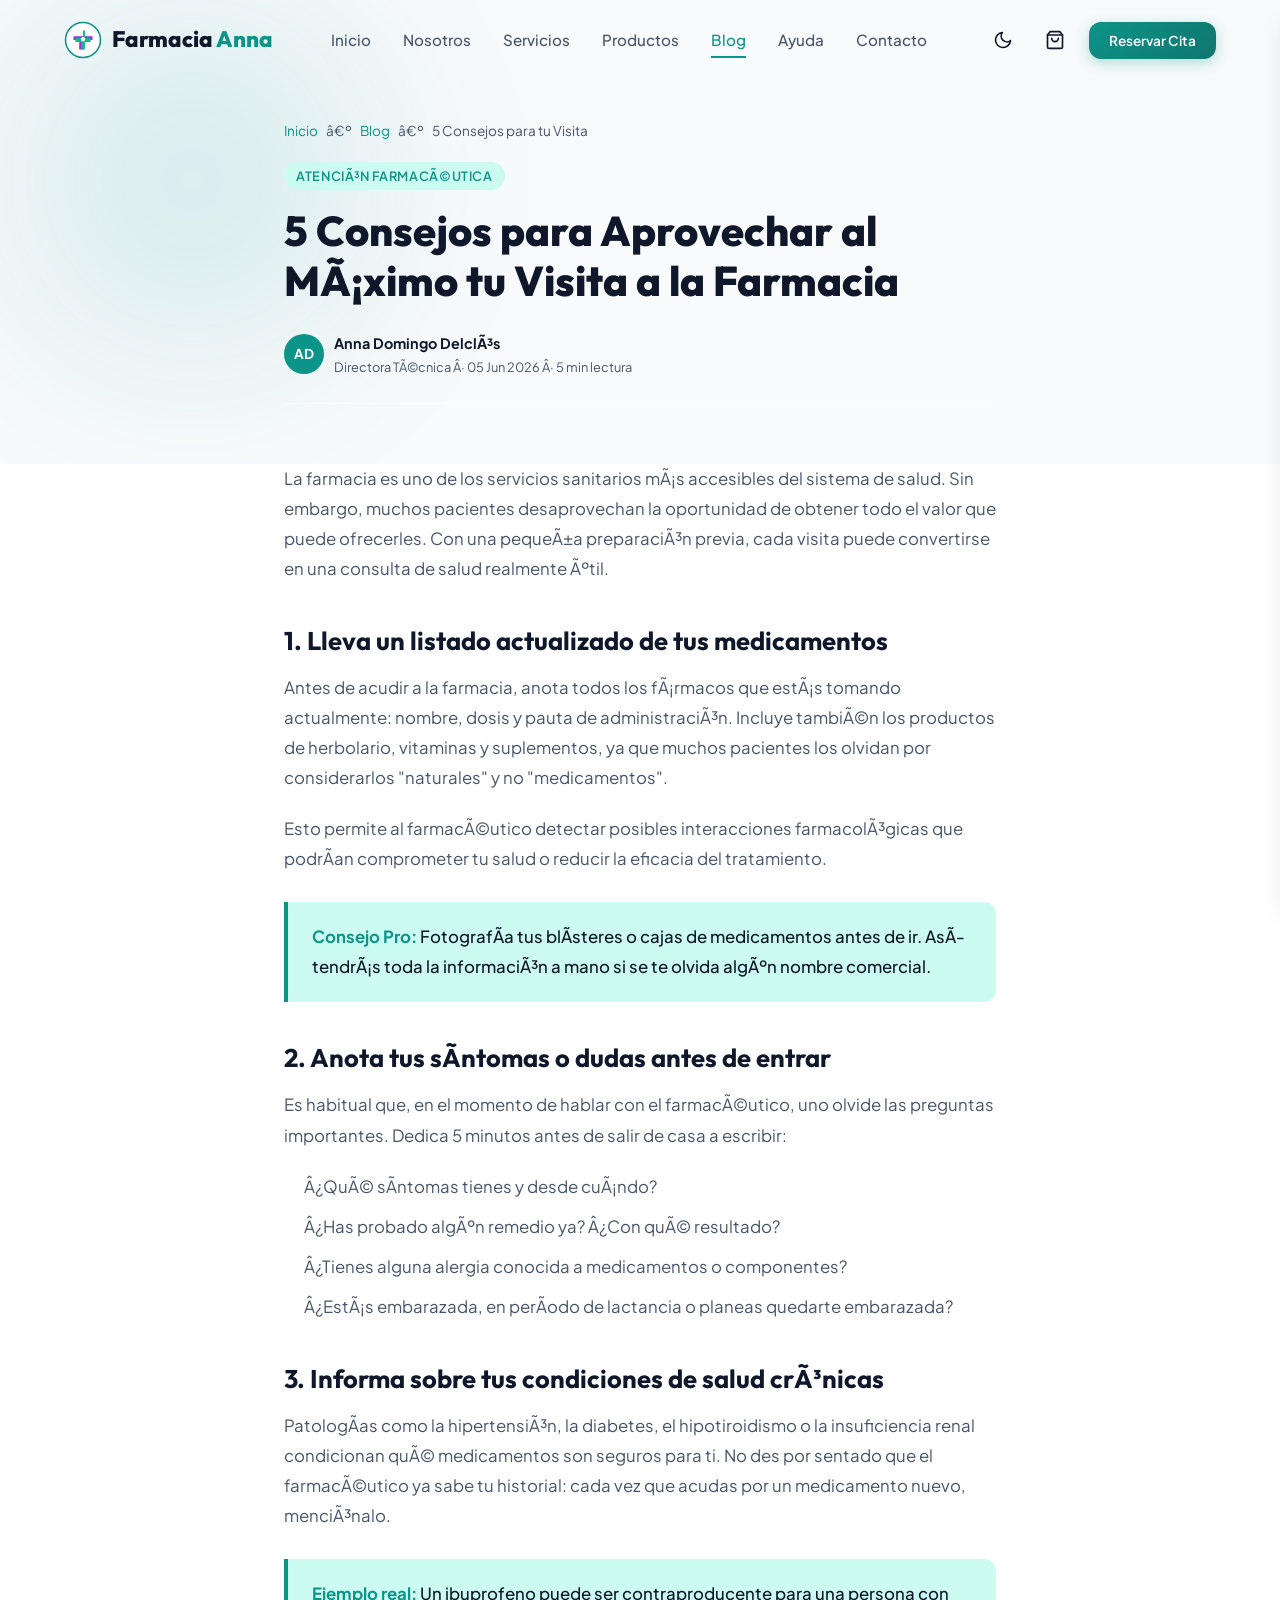
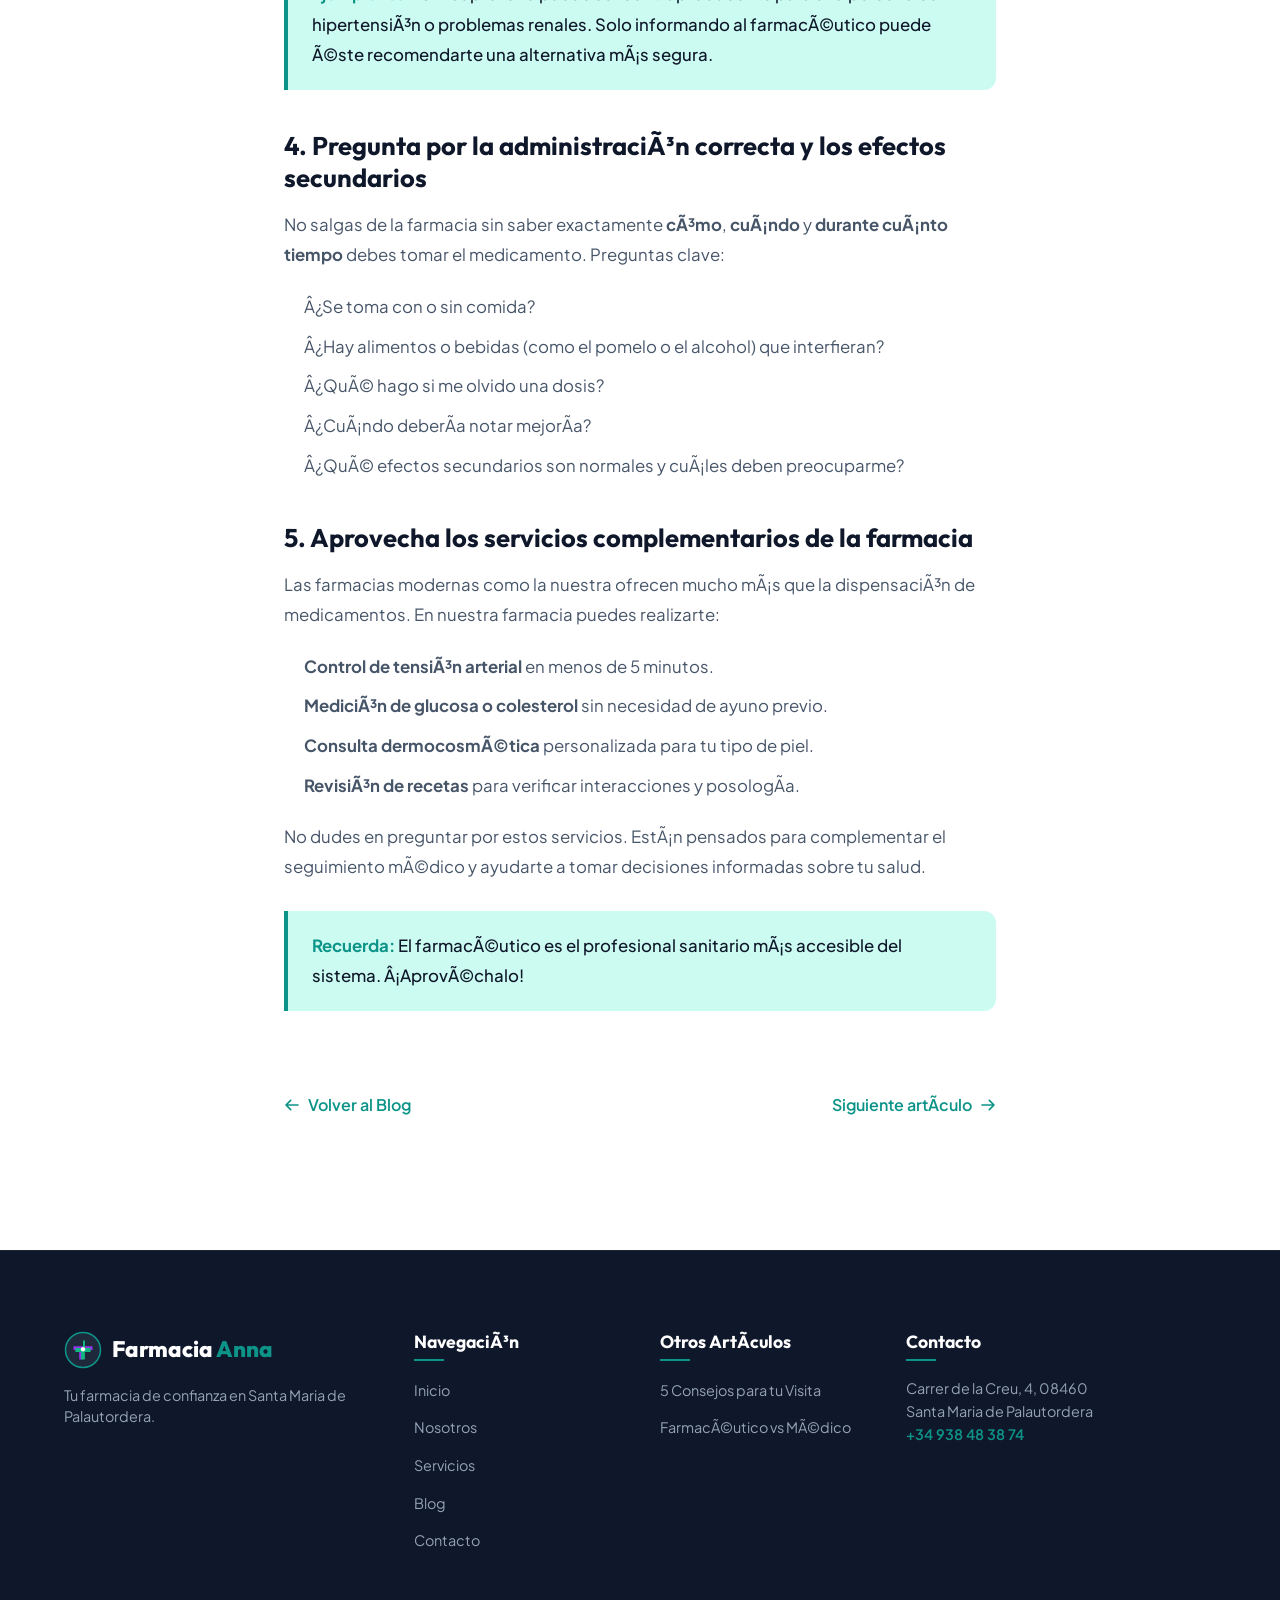
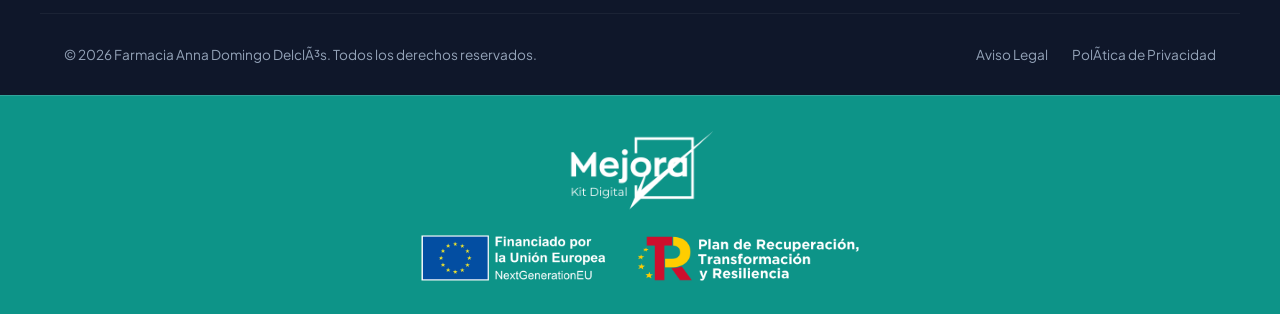
<file: blog/5-consejos-farmacia/index.html>
﻿<!DOCTYPE html>
<html lang="es">
<head>
    <meta charset="UTF-8">
    <meta name="viewport" content="width=device-width, initial-scale=1.0">
    <title>5 Consejos para Aprovechar al MÃ¡ximo tu Visita a la Farmacia | Blog Farmacia Anna</title>
    <meta name="description" content="Descubre cÃ³mo preparar tus preguntas sobre medicamentos y quÃ© informaciÃ³n clave debes comunicar a tu farmacÃ©utico para un tratamiento totalmente seguro y eficaz.">
    <meta name="robots" content="index, follow">
    <link rel="canonical" href="https://farmacia-ana.com/blog/5-consejos-farmacia/">
    <meta property="og:type" content="article">
    <meta property="og:title" content="5 Consejos para Aprovechar al MÃ¡ximo tu Visita a la Farmacia">
    <meta property="og:description" content="Prepara tu visita a la farmacia con estos 5 consejos profesionales de Anna Domingo DelclÃ³s.">
    <meta property="og:url" content="https://farmacia-ana.com/blog/5-consejos-farmacia/">
    <link rel="stylesheet" href="../../styles.css">
    <style>
        .post-hero { padding: 120px 0 40px; }
        .post-hero .breadcrumb { display: flex; align-items: center; gap: 8px; font-size: 0.85rem; color: var(--text-secondary); margin-bottom: 20px; }
        .post-hero .breadcrumb a { color: var(--primary); text-decoration: none; }
        .post-content { max-width: 760px; margin: 0 auto; }
        .post-content h2 { font-size: 1.6rem; margin: 40px 0 16px; color: var(--text-primary); }
        .post-content h3 { font-size: 1.2rem; margin: 28px 0 12px; color: var(--primary); }
        .post-content p { color: var(--text-secondary); line-height: 1.8; margin-bottom: 20px; font-size: 1.05rem; }
        .post-content ul { color: var(--text-secondary); line-height: 1.9; margin: 0 0 20px 20px; font-size: 1.05rem; }
        .post-content ul li { margin-bottom: 8px; }
        .post-meta { display: flex; gap: 20px; align-items: center; flex-wrap: wrap; margin-bottom: 40px; padding-bottom: 24px; border-bottom: 1px solid var(--glass-border); }
        .post-meta .author { display: flex; align-items: center; gap: 10px; }
        .author-av { width: 40px; height: 40px; border-radius: 50%; background: var(--primary); display: flex; align-items: center; justify-content: center; color: white; font-weight: 700; font-size: 0.85rem; flex-shrink: 0; }
        .tip-box { background: var(--primary-light); border-left: 4px solid var(--primary); border-radius: 0 12px 12px 0; padding: 20px 24px; margin: 28px 0; }
        .tip-box p { color: var(--text-primary); margin: 0; font-weight: 500; }
        .tip-box strong { color: var(--primary); }
        .post-nav { display: flex; justify-content: space-between; align-items: center; padding: 32px 0; border-top: 1px solid var(--glass-border); margin-top: 48px; }
        .post-nav a { display: flex; align-items: center; gap: 8px; color: var(--primary); font-weight: 600; text-decoration: none; transition: gap 0.2s; }
        .post-nav a:hover { gap: 12px; }
    </style>
</head>
<body>
    <header id="main-header">
        <div class="container nav-container">
            <a href="../../index.html" class="logo" aria-label="Farmacia Anna Domingo DelclÃ³s">
                <svg viewBox="0 0 100 100" fill="none" xmlns="http://www.w3.org/2000/svg"><circle cx="50" cy="50" r="46" fill="var(--bg-secondary)" stroke="var(--primary)" stroke-width="4"/><path d="M50 15 V40 H25 V50 H40 V75 H50 V50 H75 V40 H50 V15 Z" fill="#9333ea"/><path d="M50 25 V45 H30 V55 H45 V75 H55 V55 H70 V45 H55 V25 Z" fill="#10b981"/><path d="M50 42 C53 42 56 45 56 48 C56 51 53 54 50 54 C47 54 44 51 44 48 C44 45 47 42 50 42 Z" fill="white"/></svg>
                <span>Farmacia <span style="color:var(--primary);">Anna</span></span>
            </a>
            <nav class="nav-links" id="menu-links" aria-label="MenÃº principal">
                <a href="../../index.html" class="nav-link">Inicio</a>
                <a href="../../nosotros/index.html" class="nav-link">Nosotros</a>
                <a href="../../servicios/index.html" class="nav-link">Servicios</a>
                <a href="../../index.html#productos" class="nav-link">Productos</a>
                <a href="../index.html" class="nav-link active">Blog</a>
                <a href="../../index.html#faq" class="nav-link">Ayuda</a>
                <a href="../../contacto/index.html" class="nav-link">Contacto</a>
            </nav>
            <div class="nav-actions">
                <button class="icon-btn" id="theme-toggle" aria-label="Cambiar tema">
                    <svg class="sun-icon" xmlns="http://www.w3.org/2000/svg" width="20" height="20" viewBox="0 0 24 24" fill="none" stroke="currentColor" stroke-width="2" stroke-linecap="round" stroke-linejoin="round"><circle cx="12" cy="12" r="5"></circle><line x1="12" y1="1" x2="12" y2="3"></line><line x1="12" y1="21" x2="12" y2="23"></line><line x1="4.22" y1="4.22" x2="5.64" y2="5.64"></line><line x1="18.36" y1="18.36" x2="19.78" y2="19.78"></line><line x1="1" y1="12" x2="3" y2="12"></line><line x1="21" y1="12" x2="23" y2="12"></line><line x1="4.22" y1="19.78" x2="5.64" y2="18.36"></line><line x1="18.36" y1="5.64" x2="19.78" y2="4.22"></line></svg>
                    <svg class="moon-icon" xmlns="http://www.w3.org/2000/svg" width="20" height="20" viewBox="0 0 24 24" fill="none" stroke="currentColor" stroke-width="2" stroke-linecap="round" stroke-linejoin="round" style="display:none;"><path d="M21 12.79A9 9 0 1 1 11.21 3 7 7 0 0 0 21 12.79z"></path></svg>
                </button>
                <button class="icon-btn" id="cart-btn" aria-label="Carrito">
                    <svg xmlns="http://www.w3.org/2000/svg" width="20" height="20" viewBox="0 0 24 24" fill="none" stroke="currentColor" stroke-width="2" stroke-linecap="round" stroke-linejoin="round"><path d="M6 2L3 6v14a2 2 0 0 0 2 2h14a2 2 0 0 0 2-2V6l-3-4z"></path><line x1="3" y1="6" x2="21" y2="6"></line><path d="M16 10a4 4 0 0 1-8 0"></path></svg>
                    <span class="cart-badge" style="display:none;">0</span>
                </button>
                <button class="btn btn-primary book-service-btn" style="padding:10px 20px;font-size:0.85rem;" id="header-book-btn">Reservar Cita</button>
                <button class="icon-btn mobile-toggle" id="mobile-toggle" aria-label="MenÃº">
                    <svg class="menu-icon" xmlns="http://www.w3.org/2000/svg" width="24" height="24" viewBox="0 0 24 24" fill="none" stroke="currentColor" stroke-width="2" stroke-linecap="round" stroke-linejoin="round"><line x1="3" y1="12" x2="21" y2="12"></line><line x1="3" y1="6" x2="21" y2="6"></line><line x1="3" y1="18" x2="21" y2="18"></line></svg>
                    <svg class="close-icon" xmlns="http://www.w3.org/2000/svg" width="24" height="24" viewBox="0 0 24 24" fill="none" stroke="currentColor" stroke-width="2" stroke-linecap="round" stroke-linejoin="round" style="display:none;"><line x1="18" y1="6" x2="6" y2="18"></line><line x1="6" y1="6" x2="18" y2="18"></line></svg>
                </button>
            </div>
        </div>
    </header>

    <section class="post-hero section-padding" style="padding-bottom: 20px;">
        <div class="hero-glow-1"></div>
        <div class="container post-content">
            <div class="breadcrumb">
                <a href="../../index.html">Inicio</a>
                <span>â€º</span>
                <a href="../index.html">Blog</a>
                <span>â€º</span>
                <span>5 Consejos para tu Visita</span>
            </div>
            <span class="badge badge-primary" style="margin-bottom: 16px;">AtenciÃ³n FarmacÃ©utica</span>
            <h1 class="hero-title" style="font-size: 2.6rem; line-height: 1.2;">5 Consejos para Aprovechar al MÃ¡ximo tu Visita a la Farmacia</h1>
            <div class="post-meta">
                <div class="author">
                    <div class="author-av">AD</div>
                    <div>
                        <strong style="font-size: 0.9rem;">Anna Domingo DelclÃ³s</strong>
                        <p style="font-size: 0.8rem; color: var(--text-secondary); margin: 0;">Directora TÃ©cnica Â· 05 Jun 2026 Â· 5 min lectura</p>
                    </div>
                </div>
            </div>
        </div>
    </section>

    <article class="section-padding" style="padding-top: 0; background: var(--bg-secondary);">
        <div class="container post-content">

            <p>La farmacia es uno de los servicios sanitarios mÃ¡s accesibles del sistema de salud. Sin embargo, muchos pacientes desaprovechan la oportunidad de obtener todo el valor que puede ofrecerles. Con una pequeÃ±a preparaciÃ³n previa, cada visita puede convertirse en una consulta de salud realmente Ãºtil.</p>

            <h2>1. Lleva un listado actualizado de tus medicamentos</h2>
            <p>Antes de acudir a la farmacia, anota todos los fÃ¡rmacos que estÃ¡s tomando actualmente: nombre, dosis y pauta de administraciÃ³n. Incluye tambiÃ©n los productos de herbolario, vitaminas y suplementos, ya que muchos pacientes los olvidan por considerarlos "naturales" y no "medicamentos".</p>
            <p>Esto permite al farmacÃ©utico detectar posibles interacciones farmacolÃ³gicas que podrÃ­an comprometer tu salud o reducir la eficacia del tratamiento.</p>

            <div class="tip-box">
                <p><strong>Consejo Pro:</strong> FotografÃ­a tus blÃ­steres o cajas de medicamentos antes de ir. AsÃ­ tendrÃ¡s toda la informaciÃ³n a mano si se te olvida algÃºn nombre comercial.</p>
            </div>

            <h2>2. Anota tus sÃ­ntomas o dudas antes de entrar</h2>
            <p>Es habitual que, en el momento de hablar con el farmacÃ©utico, uno olvide las preguntas importantes. Dedica 5 minutos antes de salir de casa a escribir:</p>
            <ul>
                <li>Â¿QuÃ© sÃ­ntomas tienes y desde cuÃ¡ndo?</li>
                <li>Â¿Has probado algÃºn remedio ya? Â¿Con quÃ© resultado?</li>
                <li>Â¿Tienes alguna alergia conocida a medicamentos o componentes?</li>
                <li>Â¿EstÃ¡s embarazada, en perÃ­odo de lactancia o planeas quedarte embarazada?</li>
            </ul>

            <h2>3. Informa sobre tus condiciones de salud crÃ³nicas</h2>
            <p>PatologÃ­as como la hipertensiÃ³n, la diabetes, el hipotiroidismo o la insuficiencia renal condicionan quÃ© medicamentos son seguros para ti. No des por sentado que el farmacÃ©utico ya sabe tu historial: cada vez que acudas por un medicamento nuevo, menciÃ³nalo.</p>

            <div class="tip-box">
                <p><strong>Ejemplo real:</strong> Un ibuprofeno puede ser contraproducente para una persona con hipertensiÃ³n o problemas renales. Solo informando al farmacÃ©utico puede Ã©ste recomendarte una alternativa mÃ¡s segura.</p>
            </div>

            <h2>4. Pregunta por la administraciÃ³n correcta y los efectos secundarios</h2>
            <p>No salgas de la farmacia sin saber exactamente <strong>cÃ³mo</strong>, <strong>cuÃ¡ndo</strong> y <strong>durante cuÃ¡nto tiempo</strong> debes tomar el medicamento. Preguntas clave:</p>
            <ul>
                <li>Â¿Se toma con o sin comida?</li>
                <li>Â¿Hay alimentos o bebidas (como el pomelo o el alcohol) que interfieran?</li>
                <li>Â¿QuÃ© hago si me olvido una dosis?</li>
                <li>Â¿CuÃ¡ndo deberÃ­a notar mejorÃ­a?</li>
                <li>Â¿QuÃ© efectos secundarios son normales y cuÃ¡les deben preocuparme?</li>
            </ul>

            <h2>5. Aprovecha los servicios complementarios de la farmacia</h2>
            <p>Las farmacias modernas como la nuestra ofrecen mucho mÃ¡s que la dispensaciÃ³n de medicamentos. En nuestra farmacia puedes realizarte:</p>
            <ul>
                <li><strong>Control de tensiÃ³n arterial</strong> en menos de 5 minutos.</li>
                <li><strong>MediciÃ³n de glucosa o colesterol</strong> sin necesidad de ayuno previo.</li>
                <li><strong>Consulta dermocosmÃ©tica</strong> personalizada para tu tipo de piel.</li>
                <li><strong>RevisiÃ³n de recetas</strong> para verificar interacciones y posologÃ­a.</li>
            </ul>

            <p>No dudes en preguntar por estos servicios. EstÃ¡n pensados para complementar el seguimiento mÃ©dico y ayudarte a tomar decisiones informadas sobre tu salud.</p>

            <div class="tip-box">
                <p><strong>Recuerda:</strong> El farmacÃ©utico es el profesional sanitario mÃ¡s accesible del sistema. Â¡AprovÃ©chalo!</p>
            </div>

            <div class="post-nav">
                <a href="../index.html">
                    <svg xmlns="http://www.w3.org/2000/svg" width="16" height="16" fill="none" viewBox="0 0 24 24" stroke="currentColor" stroke-width="2.5"><path stroke-linecap="round" stroke-linejoin="round" d="M10 19l-7-7m0 0l7-7m-7 7h18"/></svg>
                    Volver al Blog
                </a>
                <a href="../cuando-consultar-farmaceutico/index.html">
                    Siguiente artÃ­culo
                    <svg xmlns="http://www.w3.org/2000/svg" width="16" height="16" fill="none" viewBox="0 0 24 24" stroke="currentColor" stroke-width="2.5"><path stroke-linecap="round" stroke-linejoin="round" d="M14 5l7 7m0 0l-7 7m7-7H3"/></svg>
                </a>
            </div>
        </div>
    </article>

    <footer>
        <div class="container footer-grid">
            <div class="footer-col footer-logo-col">
                <a href="../../index.html" class="logo" style="color:white;"><svg viewBox="0 0 100 100" fill="none" xmlns="http://www.w3.org/2000/svg"><circle cx="50" cy="50" r="46" fill="#1e293b" stroke="var(--primary)" stroke-width="4"/><path d="M50 15 V40 H25 V50 H40 V75 H50 V50 H75 V40 H50 V15 Z" fill="#9333ea"/><path d="M50 25 V45 H30 V55 H45 V75 H55 V55 H70 V45 H55 V25 Z" fill="#10b981"/><path d="M50 42 C53 42 56 45 56 48 C56 51 53 54 50 54 C47 54 44 51 44 48 C44 45 47 42 50 42 Z" fill="white"/></svg><span>Farmacia <span style="color:var(--primary);">Anna</span></span></a>
                <p>Tu farmacia de confianza en Santa Maria de Palautordera.</p>
            </div>
            <div class="footer-col"><h4>NavegaciÃ³n</h4><ul><li><a href="../../index.html">Inicio</a></li><li><a href="../../nosotros/index.html">Nosotros</a></li><li><a href="../../servicios/index.html">Servicios</a></li><li><a href="../index.html">Blog</a></li><li><a href="../../contacto/index.html">Contacto</a></li></ul></div>
            <div class="footer-col"><h4>Otros ArtÃ­culos</h4><ul><li><a href="index.html">5 Consejos para tu Visita</a></li><li><a href="../cuando-consultar-farmaceutico/index.html">FarmacÃ©utico vs MÃ©dico</a></li></ul></div>
            <div class="footer-col"><h4>Contacto</h4><p style="font-size:0.9rem;line-height:1.6;">Carrer de la Creu, 4, 08460<br>Santa Maria de Palautordera<br><a href="tel:+34938483874" style="color:var(--primary);font-weight:600;">+34 938 48 38 74</a></p></div>
        </div>
        <div class="container footer-bottom"><p>&copy; 2026 Farmacia Anna Domingo DelclÃ³s. Todos los derechos reservados.</p><div class="footer-bottom-links"><a href="#">Aviso Legal</a><a href="#">PolÃ­tica de Privacidad</a></div></div>
    </footer>
    <!-- BLOQUE COFINANCIACIÓN KIT DIGITAL (MEJORA KIT DIGITAL) -->
    <div class="elementor-element elementor-element-b19983d e-flex e-con-boxed e-con e-parent e-lazyloaded" data-id="b19983d" data-element_type="container">
        <div class="e-con-inner">
            <div class="elementor-element elementor-element-0008c70 elementor-widget elementor-widget-image" data-id="0008c70" data-element_type="widget" data-widget_type="image.default">
                <a href="https://mejorakitdigital.com" target="_blank" rel="noopener noreferrer" aria-label="Mejora Kit Digital - Agente Digitalizador">
                    <img width="400" height="200" src="../../assets/images/logo-mejora-kit-digital.png" class="attachment-full size-full" alt="Mejora Kit Digital - Agente Digitalizador Adherido" />
                </a>
            </div>
            <div class="elementor-element elementor-element-3d4bec7 elementor-widget elementor-widget-image" data-id="3d4bec7" data-element_type="widget" data-widget_type="image.default">
                <img width="612" height="79" src="../../assets/images/logos-financiacion-kit-digital.png" class="attachment-full size-full" alt="Financiado por la Unión Europea NextGenerationEU - Plan de Recuperación, Transformación y Resiliencia" />
            </div>
        </div>
    </div>

    <div class="drawer-overlay" id="drawer-overlay"></div>
    <div class="cart-drawer" id="cart-drawer" role="dialog" aria-modal="true" aria-label="Carrito"><div class="cart-header"><h2>Tu Carrito</h2><button class="icon-btn" id="close-cart" aria-label="Cerrar"><svg xmlns="http://www.w3.org/2000/svg" width="24" height="24" viewBox="0 0 24 24" fill="none" stroke="currentColor" stroke-width="2" stroke-linecap="round" stroke-linejoin="round"><line x1="18" y1="6" x2="6" y2="18"></line><line x1="6" y1="6" x2="18" y2="18"></line></svg></button></div><div class="cart-items"></div><div class="cart-footer"><div class="cart-summary-row"><span>Total:</span><span class="cart-summary-total"><span id="cart-total-val">0.00</span> â‚¬</span></div><button class="btn btn-accent" style="width:100%;" id="checkout-btn">Proceder al Pago</button></div></div>
    <div class="modal-overlay" id="booking-modal" role="dialog" aria-modal="true" aria-labelledby="modal-title"><div class="modal-content glass-panel"><div class="modal-header"><h2 id="modal-title">Solicitar Cita</h2><button class="modal-close" id="close-modal" aria-label="Cerrar"><svg xmlns="http://www.w3.org/2000/svg" width="20" height="20" viewBox="0 0 24 24" fill="none" stroke="currentColor" stroke-width="2" stroke-linecap="round" stroke-linejoin="round"><line x1="18" y1="6" x2="6" y2="18"></line><line x1="6" y1="6" x2="18" y2="18"></line></svg></button></div><div class="modal-body"><form id="appointment-form"><div class="form-group"><label for="modal-name">Nombre *</label><input type="text" id="modal-name" class="form-input" required></div><div class="form-group"><label for="modal-phone">TelÃ©fono *</label><input type="tel" id="modal-phone" class="form-input" required></div><div class="form-group"><label for="modal-service">Servicio *</label><select id="modal-service" class="form-input" required><option value="" disabled selected>Seleccione</option><option value="Consulta Personalizada">Consulta Personalizada (23.00 â‚¬)</option><option value="Chequeos y Pruebas de Salud">Chequeos y Pruebas (34.00 â‚¬)</option></select></div><div class="form-group-row"><div class="form-group"><label for="modal-date">Fecha *</label><input type="date" id="modal-date" class="form-input" required></div><div class="form-group"><label for="modal-time">Hora *</label><select id="modal-time" class="form-input" required><option value="" disabled selected>Hora</option><option>09:00</option><option>10:00</option><option>11:00</option><option>12:00</option><option>16:00</option><option>17:00</option><option>18:00</option></select></div></div><button type="submit" class="btn btn-primary" style="width:100%;margin-top:10px;" id="btn-submit-booking">Agendar</button></form></div></div></div>
    <div class="toast-container" id="toast-container"></div>
    <script src="../../app.js"></script>
</body>
</html>
</file>
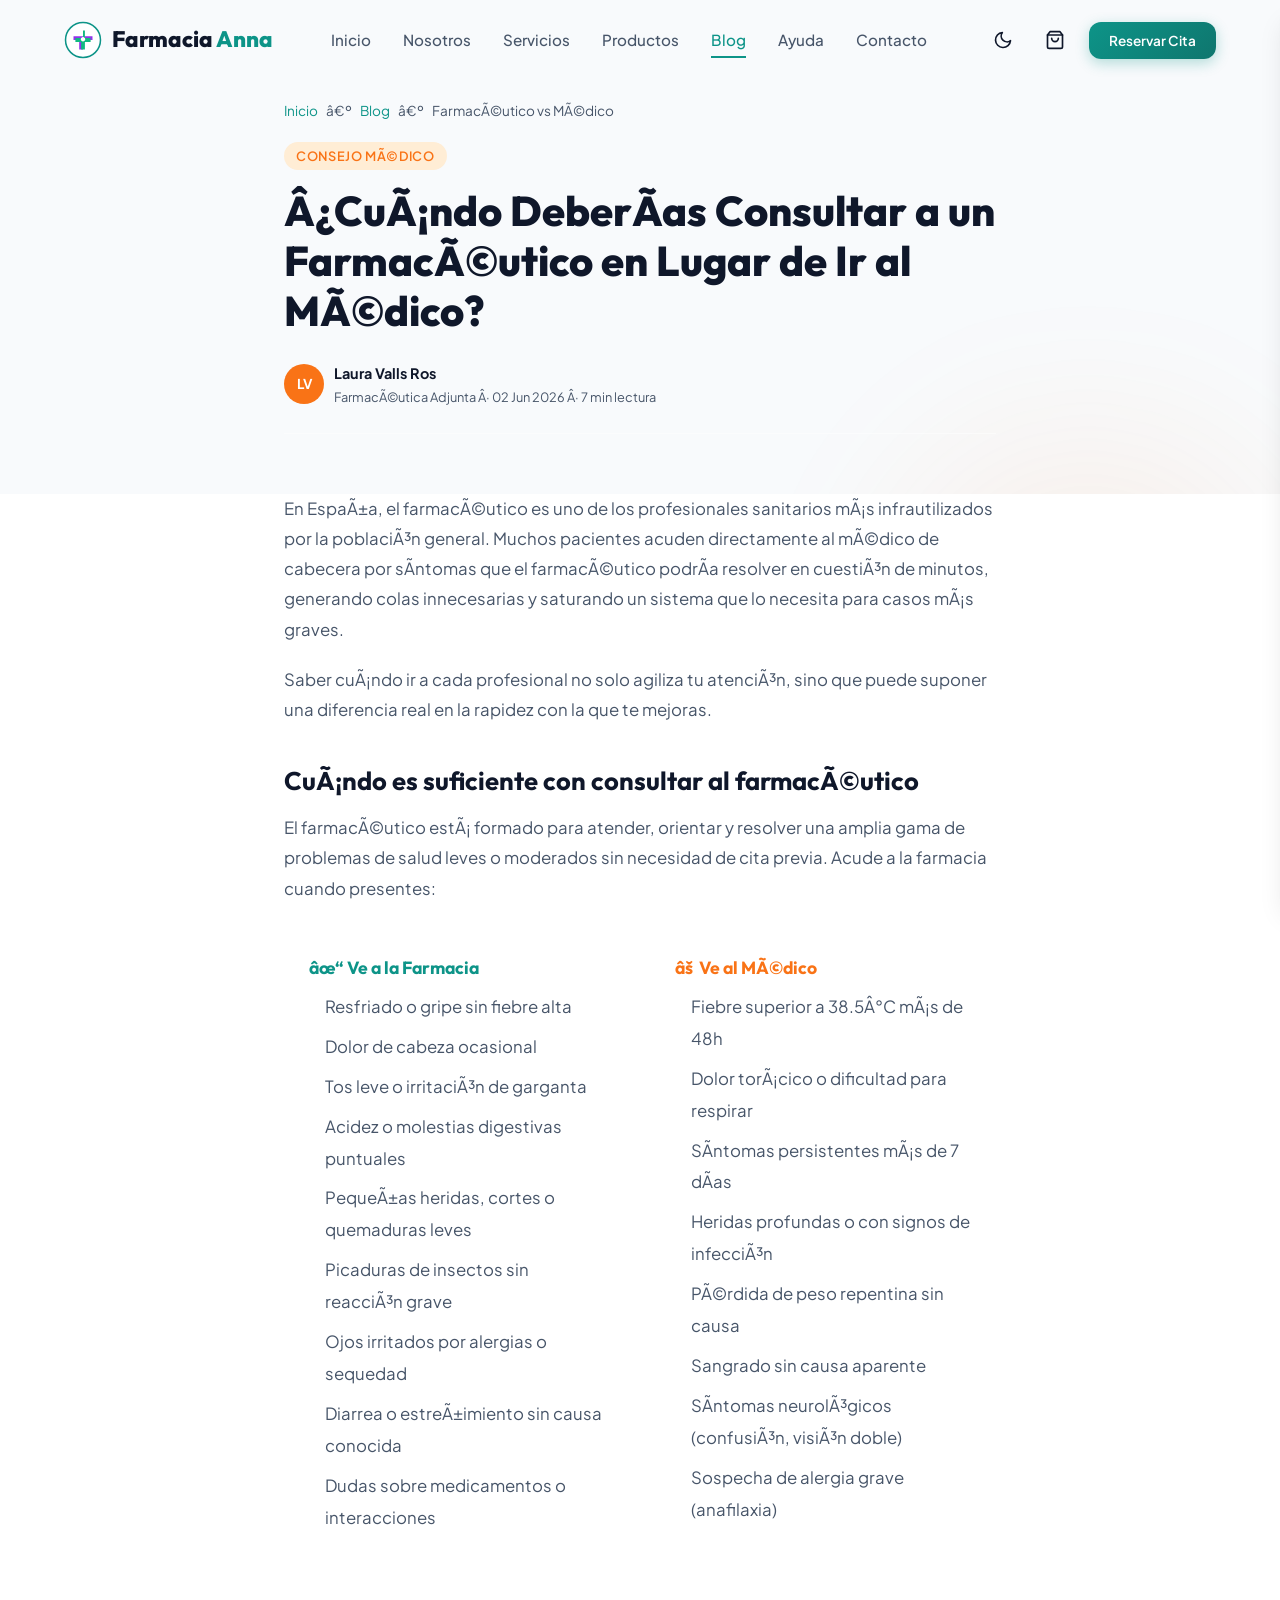
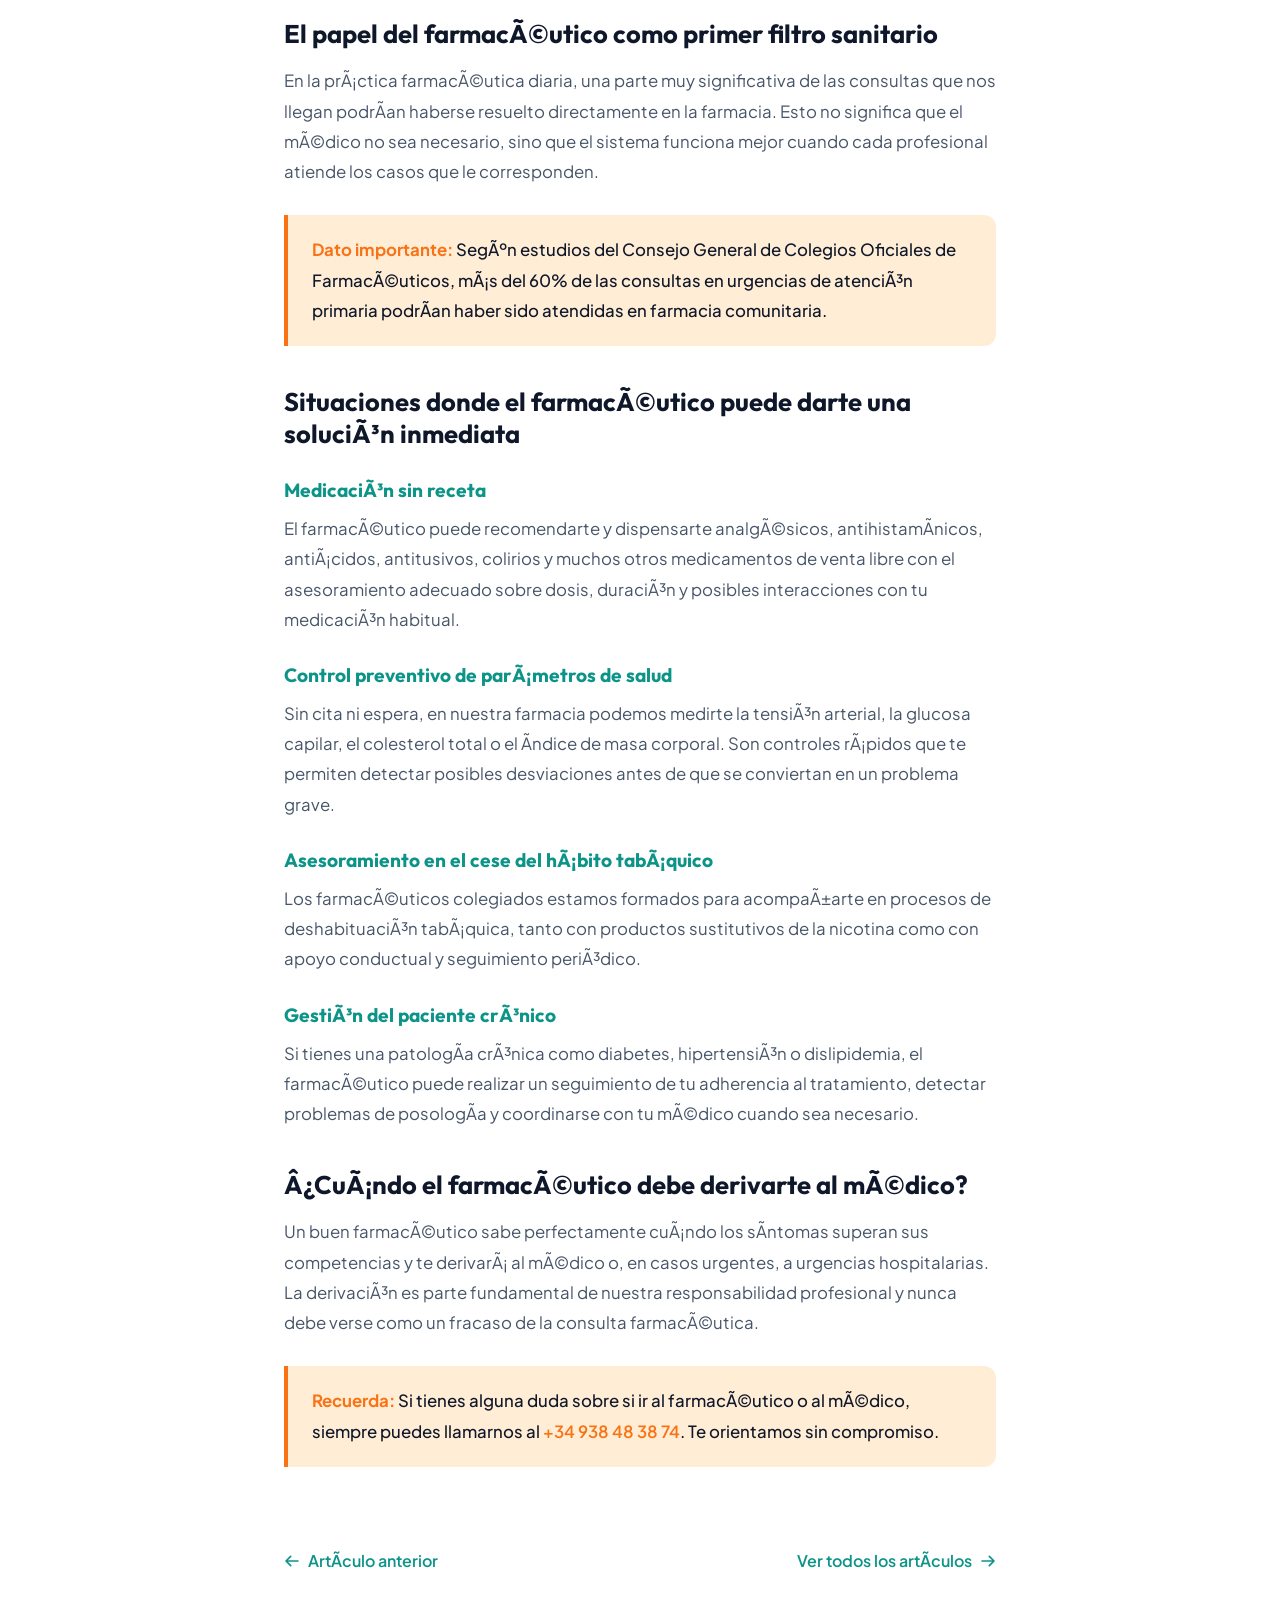
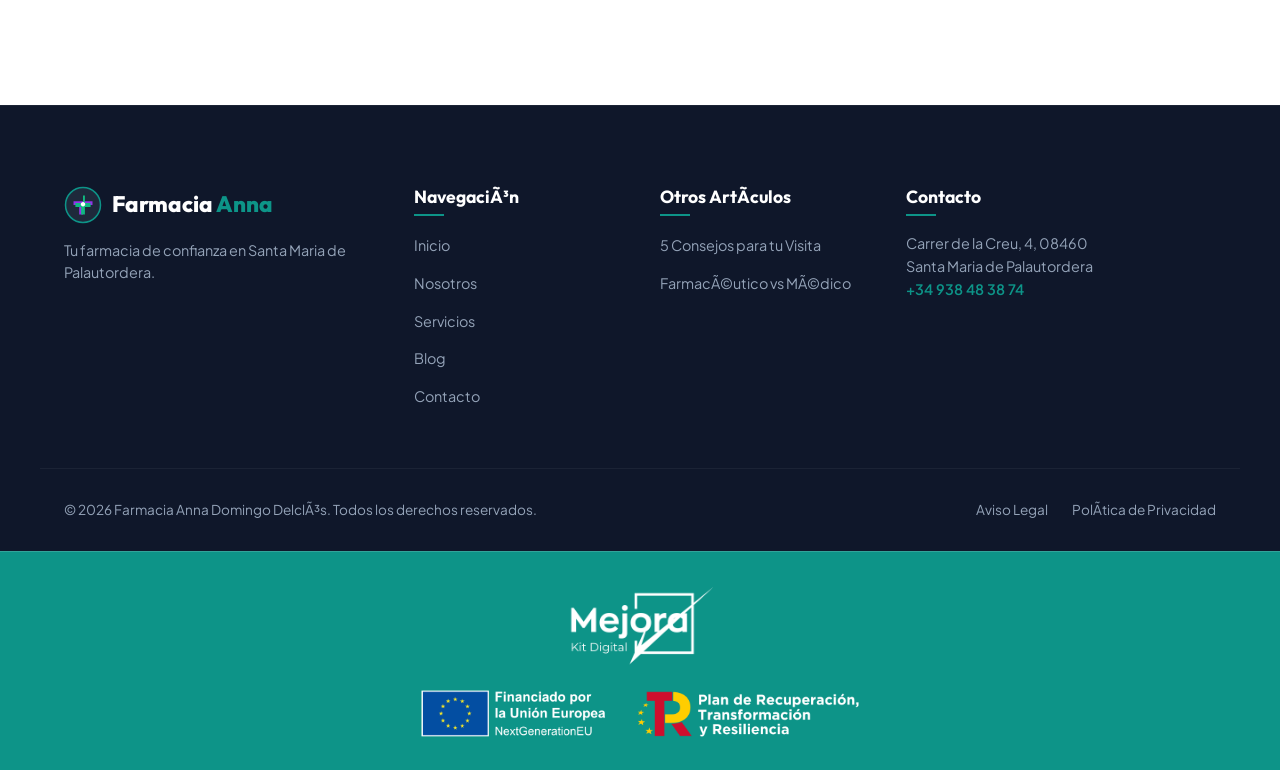
<file: blog/cuando-consultar-farmaceutico/index.html>
﻿<!DOCTYPE html>
<html lang="es">
<head>
    <meta charset="UTF-8">
    <meta name="viewport" content="width=device-width, initial-scale=1.0">
    <title>Â¿CuÃ¡ndo Consultar al FarmacÃ©utico en Lugar del MÃ©dico? | Blog Farmacia Anna</title>
    <meta name="description" content="Identifica los sÃ­ntomas leves y situaciones cotidianas en las que el farmacÃ©utico puede darte soluciones inmediatas o derivarte al especialista sin largas esperas.">
    <meta name="robots" content="index, follow">
    <link rel="canonical" href="https://farmacia-ana.com/blog/cuando-consultar-farmaceutico/">
    <meta property="og:type" content="article">
    <meta property="og:title" content="Â¿CuÃ¡ndo Consultar al FarmacÃ©utico en Lugar del MÃ©dico?">
    <meta property="og:description" content="GuÃ­a prÃ¡ctica sobre cuÃ¡ndo ir al farmacÃ©utico y cuÃ¡ndo necesitas acudir al mÃ©dico.">
    <meta property="og:url" content="https://farmacia-ana.com/blog/cuando-consultar-farmaceutico/">
    <link rel="stylesheet" href="../../styles.css">
    <style>
        .post-content { max-width: 760px; margin: 0 auto; }
        .post-content h2 { font-size: 1.6rem; margin: 40px 0 16px; }
        .post-content h3 { font-size: 1.2rem; margin: 28px 0 12px; color: var(--primary); }
        .post-content p { color: var(--text-secondary); line-height: 1.8; margin-bottom: 20px; font-size: 1.05rem; }
        .post-content ul { color: var(--text-secondary); line-height: 1.9; margin: 0 0 20px 20px; font-size: 1.05rem; }
        .post-content ul li { margin-bottom: 8px; }
        .post-meta { display: flex; gap: 20px; align-items: center; flex-wrap: wrap; margin-bottom: 40px; padding-bottom: 24px; border-bottom: 1px solid var(--glass-border); }
        .author-av { width: 40px; height: 40px; border-radius: 50%; background: var(--accent); display: flex; align-items: center; justify-content: center; color: white; font-weight: 700; font-size: 0.85rem; flex-shrink: 0; }
        .tip-box { background: var(--accent-light); border-left: 4px solid var(--accent); border-radius: 0 12px 12px 0; padding: 20px 24px; margin: 28px 0; }
        .tip-box p { color: var(--text-primary); margin: 0; font-weight: 500; }
        .tip-box strong { color: var(--accent); }
        .breadcrumb { display: flex; align-items: center; gap: 8px; font-size: 0.85rem; color: var(--text-secondary); margin-bottom: 20px; }
        .breadcrumb a { color: var(--primary); text-decoration: none; }
        .comparison-grid { display: grid; grid-template-columns: 1fr 1fr; gap: 20px; margin: 28px 0; }
        .comparison-card { padding: 24px; border-radius: 12px; border: 1px solid var(--glass-border); background: var(--glass-bg); }
        .comparison-card h3 { margin-top: 0; font-size: 1.1rem; }
        .comparison-card ul { margin-left: 16px; }
        .comparison-card.farmacia h3 { color: var(--primary); }
        .comparison-card.medico h3 { color: var(--accent); }
        .post-nav { display: flex; justify-content: space-between; align-items: center; padding: 32px 0; border-top: 1px solid var(--glass-border); margin-top: 48px; }
        .post-nav a { display: flex; align-items: center; gap: 8px; color: var(--primary); font-weight: 600; text-decoration: none; transition: gap 0.2s; }
        .post-nav a:hover { gap: 12px; }
        @media (max-width: 640px) { .comparison-grid { grid-template-columns: 1fr; } }
    </style>
</head>
<body>
    <header id="main-header">
        <div class="container nav-container">
            <a href="../../index.html" class="logo" aria-label="Farmacia Anna Domingo DelclÃ³s">
                <svg viewBox="0 0 100 100" fill="none" xmlns="http://www.w3.org/2000/svg"><circle cx="50" cy="50" r="46" fill="var(--bg-secondary)" stroke="var(--primary)" stroke-width="4"/><path d="M50 15 V40 H25 V50 H40 V75 H50 V50 H75 V40 H50 V15 Z" fill="#9333ea"/><path d="M50 25 V45 H30 V55 H45 V75 H55 V55 H70 V45 H55 V25 Z" fill="#10b981"/><path d="M50 42 C53 42 56 45 56 48 C56 51 53 54 50 54 C47 54 44 51 44 48 C44 45 47 42 50 42 Z" fill="white"/></svg>
                <span>Farmacia <span style="color:var(--primary);">Anna</span></span>
            </a>
            <nav class="nav-links" id="menu-links" aria-label="MenÃº principal">
                <a href="../../index.html" class="nav-link">Inicio</a>
                <a href="../../nosotros/index.html" class="nav-link">Nosotros</a>
                <a href="../../servicios/index.html" class="nav-link">Servicios</a>
                <a href="../../index.html#productos" class="nav-link">Productos</a>
                <a href="../index.html" class="nav-link active">Blog</a>
                <a href="../../index.html#faq" class="nav-link">Ayuda</a>
                <a href="../../contacto/index.html" class="nav-link">Contacto</a>
            </nav>
            <div class="nav-actions">
                <button class="icon-btn" id="theme-toggle" aria-label="Cambiar tema">
                    <svg class="sun-icon" xmlns="http://www.w3.org/2000/svg" width="20" height="20" viewBox="0 0 24 24" fill="none" stroke="currentColor" stroke-width="2" stroke-linecap="round" stroke-linejoin="round"><circle cx="12" cy="12" r="5"></circle><line x1="12" y1="1" x2="12" y2="3"></line><line x1="12" y1="21" x2="12" y2="23"></line><line x1="4.22" y1="4.22" x2="5.64" y2="5.64"></line><line x1="18.36" y1="18.36" x2="19.78" y2="19.78"></line><line x1="1" y1="12" x2="3" y2="12"></line><line x1="21" y1="12" x2="23" y2="12"></line><line x1="4.22" y1="19.78" x2="5.64" y2="18.36"></line><line x1="18.36" y1="5.64" x2="19.78" y2="4.22"></line></svg>
                    <svg class="moon-icon" xmlns="http://www.w3.org/2000/svg" width="20" height="20" viewBox="0 0 24 24" fill="none" stroke="currentColor" stroke-width="2" stroke-linecap="round" stroke-linejoin="round" style="display:none;"><path d="M21 12.79A9 9 0 1 1 11.21 3 7 7 0 0 0 21 12.79z"></path></svg>
                </button>
                <button class="icon-btn" id="cart-btn" aria-label="Carrito">
                    <svg xmlns="http://www.w3.org/2000/svg" width="20" height="20" viewBox="0 0 24 24" fill="none" stroke="currentColor" stroke-width="2" stroke-linecap="round" stroke-linejoin="round"><path d="M6 2L3 6v14a2 2 0 0 0 2 2h14a2 2 0 0 0 2-2V6l-3-4z"></path><line x1="3" y1="6" x2="21" y2="6"></line><path d="M16 10a4 4 0 0 1-8 0"></path></svg>
                    <span class="cart-badge" style="display:none;">0</span>
                </button>
                <button class="btn btn-primary book-service-btn" style="padding:10px 20px;font-size:0.85rem;" id="header-book-btn">Reservar Cita</button>
                <button class="icon-btn mobile-toggle" id="mobile-toggle" aria-label="MenÃº">
                    <svg class="menu-icon" xmlns="http://www.w3.org/2000/svg" width="24" height="24" viewBox="0 0 24 24" fill="none" stroke="currentColor" stroke-width="2" stroke-linecap="round" stroke-linejoin="round"><line x1="3" y1="12" x2="21" y2="12"></line><line x1="3" y1="6" x2="21" y2="6"></line><line x1="3" y1="18" x2="21" y2="18"></line></svg>
                    <svg class="close-icon" xmlns="http://www.w3.org/2000/svg" width="24" height="24" viewBox="0 0 24 24" fill="none" stroke="currentColor" stroke-width="2" stroke-linecap="round" stroke-linejoin="round" style="display:none;"><line x1="18" y1="6" x2="6" y2="18"></line><line x1="6" y1="6" x2="18" y2="18"></line></svg>
                </button>
            </div>
        </div>
    </header>

    <section class="section-padding" style="padding-bottom: 20px;">
        <div class="hero-glow-2"></div>
        <div class="container post-content">
            <div class="breadcrumb">
                <a href="../../index.html">Inicio</a>
                <span>â€º</span>
                <a href="../index.html">Blog</a>
                <span>â€º</span>
                <span>FarmacÃ©utico vs MÃ©dico</span>
            </div>
            <span class="badge badge-accent" style="margin-bottom: 16px;">Consejo MÃ©dico</span>
            <h1 class="hero-title" style="font-size: 2.6rem; line-height: 1.2;">Â¿CuÃ¡ndo DeberÃ­as Consultar a un FarmacÃ©utico en Lugar de Ir al MÃ©dico?</h1>
            <div class="post-meta">
                <div style="display:flex;align-items:center;gap:10px;">
                    <div class="author-av">LV</div>
                    <div>
                        <strong style="font-size: 0.9rem;">Laura Valls Ros</strong>
                        <p style="font-size: 0.8rem; color: var(--text-secondary); margin: 0;">FarmacÃ©utica Adjunta Â· 02 Jun 2026 Â· 7 min lectura</p>
                    </div>
                </div>
            </div>
        </div>
    </section>

    <article class="section-padding" style="padding-top: 0; background: var(--bg-secondary);">
        <div class="container post-content">

            <p>En EspaÃ±a, el farmacÃ©utico es uno de los profesionales sanitarios mÃ¡s infrautilizados por la poblaciÃ³n general. Muchos pacientes acuden directamente al mÃ©dico de cabecera por sÃ­ntomas que el farmacÃ©utico podrÃ­a resolver en cuestiÃ³n de minutos, generando colas innecesarias y saturando un sistema que lo necesita para casos mÃ¡s graves.</p>

            <p>Saber cuÃ¡ndo ir a cada profesional no solo agiliza tu atenciÃ³n, sino que puede suponer una diferencia real en la rapidez con la que te mejoras.</p>

            <h2>CuÃ¡ndo es suficiente con consultar al farmacÃ©utico</h2>
            <p>El farmacÃ©utico estÃ¡ formado para atender, orientar y resolver una amplia gama de problemas de salud leves o moderados sin necesidad de cita previa. Acude a la farmacia cuando presentes:</p>

            <div class="comparison-grid">
                <div class="comparison-card farmacia">
                    <h3>âœ“ Ve a la Farmacia</h3>
                    <ul>
                        <li>Resfriado o gripe sin fiebre alta</li>
                        <li>Dolor de cabeza ocasional</li>
                        <li>Tos leve o irritaciÃ³n de garganta</li>
                        <li>Acidez o molestias digestivas puntuales</li>
                        <li>PequeÃ±as heridas, cortes o quemaduras leves</li>
                        <li>Picaduras de insectos sin reacciÃ³n grave</li>
                        <li>Ojos irritados por alergias o sequedad</li>
                        <li>Diarrea o estreÃ±imiento sin causa conocida</li>
                        <li>Dudas sobre medicamentos o interacciones</li>
                    </ul>
                </div>
                <div class="comparison-card medico">
                    <h3>âš  Ve al MÃ©dico</h3>
                    <ul>
                        <li>Fiebre superior a 38.5Â°C mÃ¡s de 48h</li>
                        <li>Dolor torÃ¡cico o dificultad para respirar</li>
                        <li>SÃ­ntomas persistentes mÃ¡s de 7 dÃ­as</li>
                        <li>Heridas profundas o con signos de infecciÃ³n</li>
                        <li>PÃ©rdida de peso repentina sin causa</li>
                        <li>Sangrado sin causa aparente</li>
                        <li>SÃ­ntomas neurolÃ³gicos (confusiÃ³n, visiÃ³n doble)</li>
                        <li>Sospecha de alergia grave (anafilaxia)</li>
                    </ul>
                </div>
            </div>

            <h2>El papel del farmacÃ©utico como primer filtro sanitario</h2>
            <p>En la prÃ¡ctica farmacÃ©utica diaria, una parte muy significativa de las consultas que nos llegan podrÃ­an haberse resuelto directamente en la farmacia. Esto no significa que el mÃ©dico no sea necesario, sino que el sistema funciona mejor cuando cada profesional atiende los casos que le corresponden.</p>

            <div class="tip-box">
                <p><strong>Dato importante:</strong> SegÃºn estudios del Consejo General de Colegios Oficiales de FarmacÃ©uticos, mÃ¡s del 60% de las consultas en urgencias de atenciÃ³n primaria podrÃ­an haber sido atendidas en farmacia comunitaria.</p>
            </div>

            <h2>Situaciones donde el farmacÃ©utico puede darte una soluciÃ³n inmediata</h2>

            <h3>MedicaciÃ³n sin receta</h3>
            <p>El farmacÃ©utico puede recomendarte y dispensarte analgÃ©sicos, antihistamÃ­nicos, antiÃ¡cidos, antitusivos, colirios y muchos otros medicamentos de venta libre con el asesoramiento adecuado sobre dosis, duraciÃ³n y posibles interacciones con tu medicaciÃ³n habitual.</p>

            <h3>Control preventivo de parÃ¡metros de salud</h3>
            <p>Sin cita ni espera, en nuestra farmacia podemos medirte la tensiÃ³n arterial, la glucosa capilar, el colesterol total o el Ã­ndice de masa corporal. Son controles rÃ¡pidos que te permiten detectar posibles desviaciones antes de que se conviertan en un problema grave.</p>

            <h3>Asesoramiento en el cese del hÃ¡bito tabÃ¡quico</h3>
            <p>Los farmacÃ©uticos colegiados estamos formados para acompaÃ±arte en procesos de deshabituaciÃ³n tabÃ¡quica, tanto con productos sustitutivos de la nicotina como con apoyo conductual y seguimiento periÃ³dico.</p>

            <h3>GestiÃ³n del paciente crÃ³nico</h3>
            <p>Si tienes una patologÃ­a crÃ³nica como diabetes, hipertensiÃ³n o dislipidemia, el farmacÃ©utico puede realizar un seguimiento de tu adherencia al tratamiento, detectar problemas de posologÃ­a y coordinarse con tu mÃ©dico cuando sea necesario.</p>

            <h2>Â¿CuÃ¡ndo el farmacÃ©utico debe derivarte al mÃ©dico?</h2>
            <p>Un buen farmacÃ©utico sabe perfectamente cuÃ¡ndo los sÃ­ntomas superan sus competencias y te derivarÃ¡ al mÃ©dico o, en casos urgentes, a urgencias hospitalarias. La derivaciÃ³n es parte fundamental de nuestra responsabilidad profesional y nunca debe verse como un fracaso de la consulta farmacÃ©utica.</p>

            <div class="tip-box">
                <p><strong>Recuerda:</strong> Si tienes alguna duda sobre si ir al farmacÃ©utico o al mÃ©dico, siempre puedes llamarnos al <a href="tel:+34938483874" style="color:var(--accent);font-weight:600;">+34 938 48 38 74</a>. Te orientamos sin compromiso.</p>
            </div>

            <div class="post-nav">
                <a href="../5-consejos-farmacia/index.html">
                    <svg xmlns="http://www.w3.org/2000/svg" width="16" height="16" fill="none" viewBox="0 0 24 24" stroke="currentColor" stroke-width="2.5"><path stroke-linecap="round" stroke-linejoin="round" d="M10 19l-7-7m0 0l7-7m-7 7h18"/></svg>
                    ArtÃ­culo anterior
                </a>
                <a href="../index.html">
                    Ver todos los artÃ­culos
                    <svg xmlns="http://www.w3.org/2000/svg" width="16" height="16" fill="none" viewBox="0 0 24 24" stroke="currentColor" stroke-width="2.5"><path stroke-linecap="round" stroke-linejoin="round" d="M14 5l7 7m0 0l-7 7m7-7H3"/></svg>
                </a>
            </div>
        </div>
    </article>

    <footer>
        <div class="container footer-grid">
            <div class="footer-col footer-logo-col">
                <a href="../../index.html" class="logo" style="color:white;"><svg viewBox="0 0 100 100" fill="none" xmlns="http://www.w3.org/2000/svg"><circle cx="50" cy="50" r="46" fill="#1e293b" stroke="var(--primary)" stroke-width="4"/><path d="M50 15 V40 H25 V50 H40 V75 H50 V50 H75 V40 H50 V15 Z" fill="#9333ea"/><path d="M50 25 V45 H30 V55 H45 V75 H55 V55 H70 V45 H55 V25 Z" fill="#10b981"/><path d="M50 42 C53 42 56 45 56 48 C56 51 53 54 50 54 C47 54 44 51 44 48 C44 45 47 42 50 42 Z" fill="white"/></svg><span>Farmacia <span style="color:var(--primary);">Anna</span></span></a>
                <p>Tu farmacia de confianza en Santa Maria de Palautordera.</p>
            </div>
            <div class="footer-col"><h4>NavegaciÃ³n</h4><ul><li><a href="../../index.html">Inicio</a></li><li><a href="../../nosotros/index.html">Nosotros</a></li><li><a href="../../servicios/index.html">Servicios</a></li><li><a href="../index.html">Blog</a></li><li><a href="../../contacto/index.html">Contacto</a></li></ul></div>
            <div class="footer-col"><h4>Otros ArtÃ­culos</h4><ul><li><a href="../5-consejos-farmacia/index.html">5 Consejos para tu Visita</a></li><li><a href="index.html">FarmacÃ©utico vs MÃ©dico</a></li></ul></div>
            <div class="footer-col"><h4>Contacto</h4><p style="font-size:0.9rem;line-height:1.6;">Carrer de la Creu, 4, 08460<br>Santa Maria de Palautordera<br><a href="tel:+34938483874" style="color:var(--primary);font-weight:600;">+34 938 48 38 74</a></p></div>
        </div>
        <div class="container footer-bottom"><p>&copy; 2026 Farmacia Anna Domingo DelclÃ³s. Todos los derechos reservados.</p><div class="footer-bottom-links"><a href="#">Aviso Legal</a><a href="#">PolÃ­tica de Privacidad</a></div></div>
    </footer>
    <!-- BLOQUE COFINANCIACIÓN KIT DIGITAL (MEJORA KIT DIGITAL) -->
    <div class="elementor-element elementor-element-b19983d e-flex e-con-boxed e-con e-parent e-lazyloaded" data-id="b19983d" data-element_type="container">
        <div class="e-con-inner">
            <div class="elementor-element elementor-element-0008c70 elementor-widget elementor-widget-image" data-id="0008c70" data-element_type="widget" data-widget_type="image.default">
                <a href="https://mejorakitdigital.com" target="_blank" rel="noopener noreferrer" aria-label="Mejora Kit Digital - Agente Digitalizador">
                    <img width="400" height="200" src="../../assets/images/logo-mejora-kit-digital.png" class="attachment-full size-full" alt="Mejora Kit Digital - Agente Digitalizador Adherido" />
                </a>
            </div>
            <div class="elementor-element elementor-element-3d4bec7 elementor-widget elementor-widget-image" data-id="3d4bec7" data-element_type="widget" data-widget_type="image.default">
                <img width="612" height="79" src="../../assets/images/logos-financiacion-kit-digital.png" class="attachment-full size-full" alt="Financiado por la Unión Europea NextGenerationEU - Plan de Recuperación, Transformación y Resiliencia" />
            </div>
        </div>
    </div>

    <div class="drawer-overlay" id="drawer-overlay"></div>
    <div class="cart-drawer" id="cart-drawer" role="dialog" aria-modal="true" aria-label="Carrito"><div class="cart-header"><h2>Tu Carrito</h2><button class="icon-btn" id="close-cart" aria-label="Cerrar"><svg xmlns="http://www.w3.org/2000/svg" width="24" height="24" viewBox="0 0 24 24" fill="none" stroke="currentColor" stroke-width="2" stroke-linecap="round" stroke-linejoin="round"><line x1="18" y1="6" x2="6" y2="18"></line><line x1="6" y1="6" x2="18" y2="18"></line></svg></button></div><div class="cart-items"></div><div class="cart-footer"><div class="cart-summary-row"><span>Total:</span><span class="cart-summary-total"><span id="cart-total-val">0.00</span> â‚¬</span></div><button class="btn btn-accent" style="width:100%;" id="checkout-btn">Proceder al Pago</button></div></div>
    <div class="modal-overlay" id="booking-modal" role="dialog" aria-modal="true" aria-labelledby="modal-title"><div class="modal-content glass-panel"><div class="modal-header"><h2 id="modal-title">Solicitar Cita</h2><button class="modal-close" id="close-modal" aria-label="Cerrar"><svg xmlns="http://www.w3.org/2000/svg" width="20" height="20" viewBox="0 0 24 24" fill="none" stroke="currentColor" stroke-width="2" stroke-linecap="round" stroke-linejoin="round"><line x1="18" y1="6" x2="6" y2="18"></line><line x1="6" y1="6" x2="18" y2="18"></line></svg></button></div><div class="modal-body"><form id="appointment-form"><div class="form-group"><label for="modal-name">Nombre *</label><input type="text" id="modal-name" class="form-input" required></div><div class="form-group"><label for="modal-phone">TelÃ©fono *</label><input type="tel" id="modal-phone" class="form-input" required></div><div class="form-group"><label for="modal-service">Servicio *</label><select id="modal-service" class="form-input" required><option value="" disabled selected>Seleccione</option><option value="Consulta Personalizada">Consulta Personalizada (23.00 â‚¬)</option><option value="Chequeos y Pruebas de Salud">Chequeos y Pruebas (34.00 â‚¬)</option></select></div><div class="form-group-row"><div class="form-group"><label for="modal-date">Fecha *</label><input type="date" id="modal-date" class="form-input" required></div><div class="form-group"><label for="modal-time">Hora *</label><select id="modal-time" class="form-input" required><option value="" disabled selected>Hora</option><option>09:00</option><option>10:00</option><option>11:00</option><option>12:00</option><option>16:00</option><option>17:00</option><option>18:00</option></select></div></div><button type="submit" class="btn btn-primary" style="width:100%;margin-top:10px;" id="btn-submit-booking">Agendar</button></form></div></div></div>
    <div class="toast-container" id="toast-container"></div>
    <script src="../../app.js"></script>
</body>
</html>
</file>
<file: styles.css>
/* Custom CSS variables for theme and layouts */
@import url('https://fonts.googleapis.com/css2?family=Outfit:wght@300;400;500;600;700;800&family=Plus+Jakarta+Sans:wght@300;400;500;600;700;800&display=swap');

:root {
    /* Fonts */
    --font-heading: 'Outfit', sans-serif;
    --font-body: 'Plus Jakarta Sans', sans-serif;

    /* Light Theme Palette */
    --bg-primary: #f8fafc;
    --bg-secondary: #ffffff;
    --bg-tertiary: #f1f5f9;
    --text-primary: #0f172a;
    --text-secondary: #475569;
    --text-muted: #64748b;
    
    /* Brand Colors */
    --primary: #0d9488; /* Teal */
    --primary-hover: #0f766e;
    --primary-light: #ccfbf1;
    --secondary: #0f172a; /* Navy */
    --accent: #f97316; /* Warm Orange */
    --accent-hover: #ea580c;
    --accent-light: #ffedd5;
    
    /* System Colors */
    --success: #10b981;
    --error: #ef4444;
    --warning: #f59e0b;
    
    /* Shadows */
    --shadow-sm: 0 1px 2px 0 rgb(0 0 0 / 0.05);
    --shadow-md: 0 4px 6px -1px rgb(0 0 0 / 0.1), 0 2px 4px -2px rgb(0 0 0 / 0.1);
    --shadow-lg: 0 10px 15px -3px rgb(0 0 0 / 0.1), 0 4px 6px -4px rgb(0 0 0 / 0.1);
    --shadow-xl: 0 20px 25px -5px rgb(0 0 0 / 0.1), 0 8px 10px -6px rgb(0 0 0 / 0.1);
    --shadow-glow: 0 0 20px rgba(13, 148, 136, 0.15);
    
    /* Glassmorphism */
    --glass-bg: rgba(255, 255, 255, 0.75);
    --glass-border: rgba(255, 255, 255, 0.5);
    --glass-blur: 16px;
    
    /* Border Radius */
    --radius-sm: 8px;
    --radius-md: 12px;
    --radius-lg: 18px;
    --radius-full: 9999px;
    
    /* Transition */
    --transition: all 0.3s cubic-bezier(0.4, 0, 0.2, 1);
    --transition-slow: all 0.5s cubic-bezier(0.4, 0, 0.2, 1);
}

/* Dark Theme Palette */
[data-theme="dark"] {
    --bg-primary: #090d16;
    --bg-secondary: #0f172a;
    --bg-tertiary: #1e293b;
    --text-primary: #f8fafc;
    --text-secondary: #cbd5e1;
    --text-muted: #94a3b8;
    
    --primary-light: rgba(13, 148, 136, 0.15);
    --accent-light: rgba(249, 115, 22, 0.15);
    
    --glass-bg: rgba(15, 23, 42, 0.75);
    --glass-border: rgba(255, 255, 255, 0.08);
    
    --shadow-glow: 0 0 30px rgba(13, 148, 136, 0.25);
}

/* Base resets */
*, *::before, *::after {
    box-sizing: border-box;
    margin: 0;
    padding: 0;
}

html {
    scroll-behavior: smooth;
    font-size: 16px;
}

body {
    background-color: var(--bg-primary);
    color: var(--text-primary);
    font-family: var(--font-body);
    line-height: 1.6;
    overflow-x: hidden;
    transition: background-color 0.3s ease, color 0.3s ease;
}

a {
    color: inherit;
    text-decoration: none;
    transition: var(--transition);
}

button, input, select, textarea {
    font-family: inherit;
    font-size: inherit;
    outline: none;
}

img {
    max-width: 100%;
    height: auto;
    display: block;
}

ul {
    list-style: none;
}

/* Custom Scrollbar */
::-webkit-scrollbar {
    width: 8px;
}
::-webkit-scrollbar-track {
    background: var(--bg-primary);
}
::-webkit-scrollbar-thumb {
    background: var(--text-muted);
    border-radius: var(--radius-full);
}
::-webkit-scrollbar-thumb:hover {
    background: var(--primary);
}

/* Typography elements */
h1, h2, h3, h4, h5, h6 {
    font-family: var(--font-heading);
    font-weight: 700;
    line-height: 1.25;
    color: var(--text-primary);
}

.gradient-text {
    background: linear-gradient(135deg, var(--primary) 0%, #14b8a6 50%, var(--accent) 100%);
    -webkit-background-clip: text;
    -webkit-text-fill-color: transparent;
    background-clip: text;
}

/* Global utility classes */
.container {
    width: 100%;
    max-width: 1200px;
    margin: 0 auto;
    padding: 0 24px;
}

.section-padding {
    padding: 100px 0;
}

.text-center {
    text-align: center;
}

.btn {
    display: inline-flex;
    align-items: center;
    justify-content: center;
    gap: 8px;
    padding: 12px 28px;
    font-weight: 600;
    border-radius: var(--radius-md);
    cursor: pointer;
    transition: var(--transition);
    border: none;
    font-size: 0.95rem;
}

.btn-primary {
    background: linear-gradient(135deg, var(--primary) 0%, #0f766e 100%);
    color: #ffffff;
    box-shadow: 0 4px 14px 0 rgba(13, 148, 136, 0.3);
}

.btn-primary:hover {
    transform: translateY(-2px);
    box-shadow: 0 6px 20px 0 rgba(13, 148, 136, 0.4);
}

.btn-secondary {
    background-color: var(--bg-secondary);
    color: var(--text-primary);
    border: 1px solid var(--glass-border);
    box-shadow: var(--shadow-sm);
}

.btn-secondary:hover {
    background-color: var(--bg-tertiary);
    transform: translateY(-2px);
}

.btn-accent {
    background: linear-gradient(135deg, var(--accent) 0%, var(--accent-hover) 100%);
    color: #ffffff;
    box-shadow: 0 4px 14px 0 rgba(249, 117, 22, 0.3);
}

.btn-accent:hover {
    transform: translateY(-2px);
    box-shadow: 0 6px 20px 0 rgba(249, 117, 22, 0.4);
}

.badge {
    display: inline-block;
    padding: 4px 12px;
    border-radius: var(--radius-full);
    font-size: 0.8rem;
    font-weight: 600;
    text-transform: uppercase;
    letter-spacing: 0.05em;
}

.badge-primary {
    background-color: var(--primary-light);
    color: var(--primary);
}

.badge-accent {
    background-color: var(--accent-light);
    color: var(--accent);
}

/* Glassmorphism Panel */
.glass-panel {
    background: var(--glass-bg);
    backdrop-filter: blur(var(--glass-blur));
    -webkit-backdrop-filter: blur(var(--glass-blur));
    border: 1px solid var(--glass-border);
    border-radius: var(--radius-lg);
    box-shadow: var(--shadow-md);
}

/* Header & Navigation */
header {
    position: fixed;
    top: 0;
    left: 0;
    width: 100%;
    z-index: 1000;
    transition: var(--transition);
    border-bottom: 1px solid transparent;
}

header.scrolled {
    background: var(--glass-bg);
    backdrop-filter: blur(var(--glass-blur));
    -webkit-backdrop-filter: blur(var(--glass-blur));
    border-bottom: 1px solid var(--glass-border);
    box-shadow: var(--shadow-sm);
}

.nav-container {
    display: flex;
    justify-content: space-between;
    align-items: center;
    height: 80px;
    transition: var(--transition);
}

header.scrolled .nav-container {
    height: 70px;
}

.logo {
    display: flex;
    align-items: center;
    gap: 10px;
    font-family: var(--font-heading);
    font-size: 1.4rem;
    font-weight: 800;
    color: var(--text-primary);
}

.logo svg {
    width: 38px;
    height: 38px;
}

.nav-links {
    display: flex;
    align-items: center;
    gap: 32px;
}

.nav-link {
    font-weight: 500;
    font-size: 0.95rem;
    color: var(--text-secondary);
    position: relative;
}

.nav-link:hover, .nav-link.active {
    color: var(--primary);
}

.nav-link::after {
    content: '';
    position: absolute;
    bottom: -6px;
    left: 0;
    width: 0;
    height: 2px;
    background-color: var(--primary);
    transition: var(--transition);
}

.nav-link:hover::after, .nav-link.active::after {
    width: 100%;
}

.nav-actions {
    display: flex;
    align-items: center;
    gap: 16px;
}

.icon-btn {
    background: none;
    border: none;
    cursor: pointer;
    color: var(--text-primary);
    padding: 8px;
    border-radius: var(--radius-sm);
    display: flex;
    align-items: center;
    justify-content: center;
    transition: var(--transition);
    position: relative;
}

.icon-btn:hover {
    background-color: var(--bg-tertiary);
    color: var(--primary);
}

.cart-badge {
    position: absolute;
    top: -2px;
    right: -2px;
    background-color: var(--accent);
    color: white;
    font-size: 0.7rem;
    width: 18px;
    height: 18px;
    border-radius: 50%;
    display: flex;
    align-items: center;
    justify-content: center;
    font-weight: 700;
    box-shadow: 0 2px 4px rgba(249, 115, 22, 0.4);
}

/* Mobile Nav Toggle */
.mobile-toggle {
    display: none;
}

/* Hero Section */
.hero {
    position: relative;
    padding-top: 180px;
    padding-bottom: 120px;
    overflow: hidden;
}

.hero-glow-1 {
    position: absolute;
    top: -10%;
    left: -10%;
    width: 50%;
    height: 60%;
    background: radial-gradient(circle, rgba(13, 148, 136, 0.15) 0%, transparent 70%);
    z-index: -1;
    filter: blur(50px);
}

.hero-glow-2 {
    position: absolute;
    bottom: 0;
    right: -10%;
    width: 50%;
    height: 60%;
    background: radial-gradient(circle, rgba(249, 115, 22, 0.1) 0%, transparent 70%);
    z-index: -1;
    filter: blur(50px);
}

.hero-wrapper {
    display: grid;
    grid-template-columns: 1.1fr 0.9fr;
    gap: 60px;
    align-items: center;
}

.hero-content {
    animation: fadeInUp 0.8s ease-out;
}

.hero-subtitle {
    margin-bottom: 16px;
}

.hero-title {
    font-size: 3.5rem;
    line-height: 1.15;
    margin-bottom: 24px;
    font-weight: 800;
}

.hero-desc {
    font-size: 1.15rem;
    color: var(--text-secondary);
    margin-bottom: 40px;
    max-width: 540px;
}

.hero-btns {
    display: flex;
    gap: 16px;
    margin-bottom: 48px;
}

.hero-features {
    display: flex;
    gap: 32px;
}

.hero-feat-item {
    display: flex;
    align-items: center;
    gap: 8px;
    font-weight: 500;
    font-size: 0.9rem;
    color: var(--text-secondary);
}

.hero-feat-item svg {
    color: var(--primary);
    width: 20px;
    height: 20px;
}

.hero-image-wrapper {
    position: relative;
    display: flex;
    justify-content: center;
    align-items: center;
    animation: fadeIn 1.2s ease-out;
}

/* Beautiful Interactive CSS illustration for pharmacy */
.pharmacy-illustration {
    width: 100%;
    max-width: 440px;
    height: 440px;
    position: relative;
}

.pharmacy-illustration .blob-bg {
    position: absolute;
    width: 100%;
    height: 100%;
    background: linear-gradient(135deg, rgba(13, 148, 136, 0.1) 0%, rgba(249, 115, 22, 0.05) 100%);
    border-radius: 43% 57% 65% 35% / 40% 45% 55% 60%;
    animation: blobAnimate 12s infinite alternate ease-in-out;
    z-index: 1;
}

.pharmacy-illustration .illustration-card {
    position: absolute;
    z-index: 2;
    padding: 24px;
    width: 280px;
    box-shadow: var(--shadow-xl);
    border-radius: var(--radius-lg);
    background: var(--glass-bg);
    border: 1px solid var(--glass-border);
    backdrop-filter: blur(10px);
}

.pharmacy-illustration .card-1 {
    top: 10%;
    left: 0;
    transform: rotate(-3deg);
    animation: float1 6s infinite ease-in-out;
}

.pharmacy-illustration .card-2 {
    bottom: 10%;
    right: 0;
    transform: rotate(3deg);
    animation: float2 7s infinite ease-in-out;
}

.pharmacy-illustration .card-icon {
    width: 48px;
    height: 48px;
    border-radius: var(--radius-md);
    display: flex;
    align-items: center;
    justify-content: center;
    margin-bottom: 16px;
}

.pharmacy-illustration .icon-teal {
    background-color: var(--primary-light);
    color: var(--primary);
}

.pharmacy-illustration .icon-orange {
    background-color: var(--accent-light);
    color: var(--accent);
}

.illustration-card h3 {
    font-size: 1.15rem;
    margin-bottom: 8px;
}

.illustration-card p {
    font-size: 0.85rem;
    color: var(--text-secondary);
}

.illustration-badge {
    position: absolute;
    top: -12px;
    right: -12px;
    background: var(--accent);
    color: white;
    padding: 4px 10px;
    border-radius: var(--radius-full);
    font-size: 0.75rem;
    font-weight: 700;
    box-shadow: 0 4px 10px rgba(249, 115, 22, 0.3);
}

/* Stats Section */
.stats {
    padding: 40px 0;
    background-color: var(--bg-secondary);
    border-top: 1px solid var(--glass-border);
    border-bottom: 1px solid var(--glass-border);
}

.stats-grid {
    display: grid;
    grid-template-columns: repeat(4, 1fr);
    gap: 30px;
    text-align: center;
}

.stat-item h3 {
    font-size: 2.5rem;
    font-weight: 800;
    color: var(--primary);
    margin-bottom: 4px;
}

.stat-item p {
    font-size: 0.95rem;
    color: var(--text-secondary);
    font-weight: 500;
}

/* Section Header */
.section-header {
    max-width: 650px;
    margin: 0 auto 60px auto;
    text-align: center;
}

.section-header h2 {
    font-size: 2.25rem;
    margin-top: 12px;
    margin-bottom: 16px;
}

.section-header p {
    color: var(--text-secondary);
    font-size: 1.05rem;
}

/* How It Works (Checkout Flow) */
.steps-grid {
    display: grid;
    grid-template-columns: repeat(4, 1fr);
    gap: 30px;
    position: relative;
}

.step-card {
    position: relative;
    padding: 32px 24px;
    text-align: center;
    z-index: 2;
}

.step-num {
    width: 40px;
    height: 40px;
    background: var(--primary);
    color: white;
    font-weight: 700;
    border-radius: 50%;
    display: flex;
    align-items: center;
    justify-content: center;
    margin: 0 auto 20px auto;
    box-shadow: 0 4px 10px rgba(13, 148, 136, 0.3);
    font-size: 1.1rem;
}

.step-card h3 {
    font-size: 1.15rem;
    margin-bottom: 12px;
}

.step-card p {
    font-size: 0.9rem;
    color: var(--text-secondary);
}

/* Services */
.services-grid {
    display: grid;
    grid-template-columns: repeat(auto-fill, minmax(270px, 1fr));
    gap: 30px;
}

.service-card {
    padding: 32px;
    display: flex;
    flex-direction: column;
    height: 100%;
    transition: var(--transition);
}

.service-card:hover {
    transform: translateY(-8px);
    box-shadow: var(--shadow-xl), var(--shadow-glow);
    border-color: rgba(13, 148, 136, 0.3);
}

.service-icon {
    width: 60px;
    height: 60px;
    border-radius: var(--radius-md);
    background-color: var(--primary-light);
    color: var(--primary);
    display: flex;
    align-items: center;
    justify-content: center;
    margin-bottom: 24px;
    transition: var(--transition);
}

.service-card:hover .service-icon {
    background-color: var(--primary);
    color: white;
    transform: scale(1.1) rotate(5deg);
}

.service-card h3 {
    font-size: 1.25rem;
    margin-bottom: 12px;
}

.service-card p {
    font-size: 0.9rem;
    color: var(--text-secondary);
    margin-bottom: 24px;
    flex-grow: 1;
}

.service-footer {
    display: flex;
    justify-content: space-between;
    align-items: center;
    border-top: 1px solid var(--glass-border);
    padding-top: 16px;
    margin-top: auto;
}

.service-price {
    font-size: 1.25rem;
    font-weight: 700;
    color: var(--primary);
}

.service-link {
    font-size: 0.9rem;
    font-weight: 600;
    color: var(--accent);
    display: flex;
    align-items: center;
    gap: 4px;
    cursor: pointer;
}

.service-link:hover {
    color: var(--accent-hover);
}

/* Catalog section */
.catalog-filter-bar {
    display: flex;
    justify-content: center;
    flex-wrap: wrap;
    gap: 12px;
    margin-bottom: 40px;
}

.filter-btn {
    padding: 10px 24px;
    border-radius: var(--radius-full);
    border: 1px solid var(--glass-border);
    background: var(--bg-secondary);
    color: var(--text-secondary);
    cursor: pointer;
    font-weight: 600;
    font-size: 0.9rem;
    transition: var(--transition);
}

.filter-btn:hover {
    background-color: var(--bg-tertiary);
    color: var(--text-primary);
}

.filter-btn.active {
    background-color: var(--primary);
    color: white;
    border-color: var(--primary);
    box-shadow: 0 4px 10px rgba(13, 148, 136, 0.2);
}

.products-grid {
    display: grid;
    grid-template-columns: repeat(auto-fill, minmax(260px, 1fr));
    gap: 30px;
}

.product-card {
    background-color: var(--bg-secondary);
    border: 1px solid var(--glass-border);
    border-radius: var(--radius-lg);
    overflow: hidden;
    transition: var(--transition);
    display: flex;
    flex-direction: column;
    position: relative;
}

.product-card:hover {
    transform: translateY(-6px);
    box-shadow: var(--shadow-lg);
    border-color: rgba(13, 148, 136, 0.2);
}

.product-tag {
    position: absolute;
    top: 12px;
    left: 12px;
    z-index: 5;
}

.product-img-box {
    height: 220px;
    background-color: var(--bg-tertiary);
    display: flex;
    align-items: center;
    justify-content: center;
    position: relative;
    overflow: hidden;
}

/* Simulated elegant SVG representation of products */
.product-svg-icon {
    width: 100px;
    height: 100px;
    color: var(--primary);
    opacity: 0.85;
    transition: var(--transition);
}

.product-card:hover .product-svg-icon {
    transform: scale(1.1) rotate(5deg);
    opacity: 1;
}

.product-info {
    padding: 24px;
    display: flex;
    flex-direction: column;
    flex-grow: 1;
}

.product-cat {
    font-size: 0.75rem;
    color: var(--text-muted);
    font-weight: 600;
    text-transform: uppercase;
    letter-spacing: 0.05em;
    margin-bottom: 6px;
}

.product-title {
    font-size: 1.1rem;
    margin-bottom: 8px;
    font-weight: 700;
}

.product-desc {
    font-size: 0.85rem;
    color: var(--text-secondary);
    margin-bottom: 20px;
    flex-grow: 1;
}

.product-action {
    display: flex;
    justify-content: space-between;
    align-items: center;
}

.product-price {
    font-size: 1.3rem;
    font-weight: 800;
    color: var(--text-primary);
}

.product-card .btn-add-cart {
    padding: 8px 16px;
    font-size: 0.85rem;
    border-radius: var(--radius-sm);
    display: flex;
    align-items: center;
    gap: 6px;
}

/* Testimonials / Blog Section */
.blog-grid {
    display: grid;
    grid-template-columns: repeat(2, 1fr);
    gap: 40px;
}

.blog-card {
    background-color: var(--bg-secondary);
    border: 1px solid var(--glass-border);
    border-radius: var(--radius-lg);
    overflow: hidden;
    display: flex;
    flex-direction: column;
    transition: var(--transition);
}

.blog-card:hover {
    transform: translateY(-6px);
    box-shadow: var(--shadow-lg);
}

.blog-img-box {
    height: 240px;
    background: linear-gradient(135deg, var(--primary-light) 0%, rgba(249, 115, 22, 0.1) 100%);
    display: flex;
    align-items: center;
    justify-content: center;
}

.blog-img-box svg {
    width: 80px;
    height: 80px;
    color: var(--primary);
}

.blog-info {
    padding: 32px;
}

.blog-meta {
    display: flex;
    gap: 16px;
    font-size: 0.8rem;
    color: var(--text-muted);
    margin-bottom: 12px;
    font-weight: 500;
}

.blog-title {
    font-size: 1.35rem;
    margin-bottom: 12px;
    line-height: 1.3;
}

.blog-desc {
    color: var(--text-secondary);
    font-size: 0.95rem;
    margin-bottom: 24px;
}

.blog-link {
    font-weight: 700;
    color: var(--primary);
    display: inline-flex;
    align-items: center;
    gap: 6px;
}

.blog-link:hover {
    color: var(--primary-hover);
    gap: 10px;
}

/* FAQ Accordion */
.faq-max-width {
    max-width: 800px;
    margin: 0 auto;
}

.faq-item {
    background-color: var(--bg-secondary);
    border: 1px solid var(--glass-border);
    border-radius: var(--radius-md);
    margin-bottom: 16px;
    overflow: hidden;
    transition: var(--transition);
}

.faq-header {
    padding: 24px;
    display: flex;
    justify-content: space-between;
    align-items: center;
    cursor: pointer;
    user-select: none;
}

.faq-header h3 {
    font-size: 1.1rem;
    font-weight: 600;
}

.faq-icon {
    transition: var(--transition);
    color: var(--primary);
}

.faq-item.active .faq-icon {
    transform: rotate(180deg);
}

.faq-content {
    max-height: 0;
    overflow: hidden;
    transition: max-height 0.3s cubic-bezier(0, 1, 0, 1);
    padding: 0 24px;
    color: var(--text-secondary);
    font-size: 0.95rem;
}

.faq-item.active .faq-content {
    max-height: 300px;
    padding-bottom: 24px;
    transition: max-height 0.3s cubic-bezier(1, 0, 1, 0);
}

/* Contact & Map */
.contact-wrapper {
    display: grid;
    grid-template-columns: 0.9fr 1.1fr;
    gap: 60px;
}

.contact-info-panel h3 {
    font-size: 1.75rem;
    margin-bottom: 24px;
}

.contact-info-list {
    display: flex;
    flex-direction: column;
    gap: 24px;
    margin-bottom: 40px;
}

.contact-item {
    display: flex;
    gap: 16px;
}

.contact-item-icon {
    width: 48px;
    height: 48px;
    background-color: var(--primary-light);
    color: var(--primary);
    border-radius: var(--radius-md);
    display: flex;
    align-items: center;
    justify-content: center;
    flex-shrink: 0;
}

.contact-item-details h4 {
    font-size: 1rem;
    margin-bottom: 4px;
}

.contact-item-details p, .contact-item-details a {
    font-size: 0.9rem;
    color: var(--text-secondary);
}

.contact-item-details a:hover {
    color: var(--primary);
}

/* Simulated Premium Map Component */
.map-container {
    height: 250px;
    border-radius: var(--radius-lg);
    overflow: hidden;
    position: relative;
    border: 1px solid var(--glass-border);
    background-color: var(--bg-tertiary);
}

.map-placeholder {
    width: 100%;
    height: 100%;
    display: flex;
    flex-direction: column;
    align-items: center;
    justify-content: center;
    background: radial-gradient(circle, rgba(13, 148, 136, 0.05) 0%, rgba(15, 23, 42, 0.05) 100%);
    text-align: center;
    padding: 24px;
}

.map-placeholder svg {
    width: 48px;
    height: 48px;
    color: var(--primary);
    margin-bottom: 12px;
    animation: bounce 2s infinite;
}

.map-btn-overlay {
    margin-top: 12px;
}

.contact-form {
    padding: 40px;
}

.form-group-row {
    display: grid;
    grid-template-columns: repeat(2, 1fr);
    gap: 20px;
    margin-bottom: 20px;
}

.form-group {
    margin-bottom: 20px;
}

.form-group label {
    display: block;
    font-size: 0.85rem;
    font-weight: 600;
    margin-bottom: 8px;
    color: var(--text-secondary);
}

.form-input {
    width: 100%;
    padding: 12px 16px;
    border-radius: var(--radius-md);
    border: 1px solid var(--glass-border);
    background-color: var(--bg-primary);
    color: var(--text-primary);
    transition: var(--transition);
}

.form-input:focus {
    border-color: var(--primary);
    box-shadow: 0 0 0 3px rgba(13, 148, 136, 0.15);
}

textarea.form-input {
    resize: vertical;
    min-height: 120px;
}

/* Footer styling */
footer {
    background-color: var(--secondary);
    color: #94a3b8;
    padding: 80px 0 30px 0;
    border-top: 1px solid rgba(255, 255, 255, 0.05);
}

footer h3, footer h4 {
    color: #ffffff;
}

.footer-grid {
    display: grid;
    grid-template-columns: 1.2fr 0.8fr 0.8fr 1.2fr;
    gap: 40px;
    margin-bottom: 60px;
}

.footer-logo-col p {
    font-size: 0.9rem;
    margin-top: 16px;
    margin-bottom: 24px;
    line-height: 1.5;
}

.social-links {
    display: flex;
    gap: 12px;
}

.social-link {
    width: 36px;
    height: 36px;
    border-radius: var(--radius-sm);
    background-color: rgba(255, 255, 255, 0.05);
    display: flex;
    align-items: center;
    justify-content: center;
    color: #cbd5e1;
    transition: var(--transition);
}

.social-link:hover {
    background-color: var(--primary);
    color: white;
    transform: translateY(-3px);
}

.footer-col h4 {
    font-size: 1.1rem;
    margin-bottom: 24px;
    position: relative;
}

.footer-col h4::after {
    content: '';
    position: absolute;
    bottom: -8px;
    left: 0;
    width: 30px;
    height: 2px;
    background-color: var(--primary);
}

.footer-col ul {
    display: flex;
    flex-direction: column;
    gap: 12px;
}

.footer-col ul a {
    font-size: 0.9rem;
    color: #94a3b8;
}

.footer-col ul a:hover {
    color: #ffffff;
    padding-left: 4px;
}

.newsletter-form {
    display: flex;
    gap: 8px;
    margin-top: 16px;
}

.newsletter-input {
    flex-grow: 1;
    padding: 10px 14px;
    border-radius: var(--radius-md);
    border: 1px solid rgba(255, 255, 255, 0.1);
    background-color: rgba(255, 255, 255, 0.05);
    color: white;
    font-size: 0.85rem;
}

.newsletter-input:focus {
    border-color: var(--primary);
}

.newsletter-btn {
    padding: 10px 16px;
    border-radius: var(--radius-md);
    background-color: var(--primary);
    border: none;
    color: white;
    cursor: pointer;
    display: flex;
    align-items: center;
    justify-content: center;
    transition: var(--transition);
}

.newsletter-btn:hover {
    background-color: var(--primary-hover);
}

.footer-bottom {
    border-top: 1px solid rgba(255, 255, 255, 0.05);
    padding-top: 30px;
    display: flex;
    justify-content: space-between;
    align-items: center;
    flex-wrap: wrap;
    gap: 20px;
    font-size: 0.85rem;
}

.footer-bottom-links {
    display: flex;
    gap: 24px;
}

/* Modals & Slideouts */
/* Side Cart Drawer */
.cart-drawer {
    position: fixed;
    top: 0;
    right: -420px;
    width: 100%;
    max-width: 420px;
    height: 100%;
    background-color: var(--bg-secondary);
    box-shadow: var(--shadow-xl);
    z-index: 1100;
    transition: right 0.4s cubic-bezier(0.4, 0, 0.2, 1);
    display: flex;
    flex-direction: column;
    border-left: 1px solid var(--glass-border);
}

.cart-drawer.open {
    right: 0;
}

.cart-header {
    padding: 24px;
    border-bottom: 1px solid var(--glass-border);
    display: flex;
    justify-content: space-between;
    align-items: center;
}

.cart-header h2 {
    font-size: 1.3rem;
}

.cart-items {
    flex-grow: 1;
    overflow-y: auto;
    padding: 24px;
    display: flex;
    flex-direction: column;
    gap: 20px;
}

.cart-empty-message {
    text-align: center;
    margin: auto 0;
    color: var(--text-muted);
}

.cart-empty-message svg {
    width: 64px;
    height: 64px;
    margin-bottom: 16px;
    opacity: 0.5;
}

.cart-item {
    display: flex;
    gap: 16px;
    align-items: center;
    padding-bottom: 20px;
    border-bottom: 1px solid var(--bg-tertiary);
}

.cart-item-img {
    width: 60px;
    height: 60px;
    background-color: var(--bg-tertiary);
    border-radius: var(--radius-sm);
    display: flex;
    align-items: center;
    justify-content: center;
    flex-shrink: 0;
}

.cart-item-img svg {
    width: 32px;
    height: 32px;
    color: var(--primary);
}

.cart-item-details {
    flex-grow: 1;
}

.cart-item-title {
    font-weight: 700;
    font-size: 0.95rem;
    margin-bottom: 4px;
}

.cart-item-price {
    color: var(--primary);
    font-weight: 700;
    font-size: 0.9rem;
}

.cart-item-qty {
    display: flex;
    align-items: center;
    gap: 10px;
    margin-top: 8px;
}

.qty-btn {
    width: 24px;
    height: 24px;
    border-radius: 4px;
    border: 1px solid var(--glass-border);
    background-color: var(--bg-tertiary);
    color: var(--text-primary);
    display: flex;
    align-items: center;
    justify-content: center;
    cursor: pointer;
    font-size: 0.8rem;
}

.qty-val {
    font-size: 0.9rem;
    font-weight: 600;
}

.cart-item-remove {
    background: none;
    border: none;
    color: var(--error);
    cursor: pointer;
    padding: 4px;
    border-radius: 4px;
    display: flex;
    align-items: center;
    justify-content: center;
    transition: var(--transition);
}

.cart-item-remove:hover {
    background-color: rgba(239, 68, 68, 0.1);
}

.cart-footer {
    padding: 24px;
    border-top: 1px solid var(--glass-border);
    background-color: var(--bg-tertiary);
}

.cart-summary-row {
    display: flex;
    justify-content: space-between;
    font-weight: 600;
    margin-bottom: 16px;
    font-size: 1.1rem;
}

.cart-summary-total {
    color: var(--primary);
    font-weight: 800;
}

/* Modal Booking Overlay */
.modal-overlay {
    position: fixed;
    top: 0;
    left: 0;
    width: 100%;
    height: 100%;
    background-color: rgba(9, 13, 22, 0.6);
    backdrop-filter: blur(4px);
    z-index: 1200;
    display: flex;
    align-items: center;
    justify-content: center;
    opacity: 0;
    pointer-events: none;
    transition: opacity 0.3s ease;
}

.modal-overlay.open {
    opacity: 1;
    pointer-events: auto;
}

.modal-content {
    width: 100%;
    max-width: 520px;
    margin: 20px;
    transform: translateY(30px);
    transition: transform 0.3s cubic-bezier(0.4, 0, 0.2, 1);
}

.modal-overlay.open .modal-content {
    transform: translateY(0);
}

.modal-header {
    padding: 24px 32px;
    border-bottom: 1px solid var(--glass-border);
    display: flex;
    justify-content: space-between;
    align-items: center;
}

.modal-close {
    background: none;
    border: none;
    color: var(--text-secondary);
    cursor: pointer;
    padding: 4px;
    border-radius: var(--radius-sm);
    display: flex;
    align-items: center;
    justify-content: center;
    transition: var(--transition);
}

.modal-close:hover {
    background-color: var(--bg-tertiary);
    color: var(--text-primary);
}

.modal-body {
    padding: 32px;
}

/* Toast Notifications */
.toast-container {
    position: fixed;
    bottom: 30px;
    left: 30px;
    z-index: 2000;
    display: flex;
    flex-direction: column;
    gap: 12px;
}

.toast {
    padding: 16px 24px;
    border-radius: var(--radius-md);
    background-color: var(--bg-secondary);
    border: 1px solid var(--glass-border);
    box-shadow: var(--shadow-xl);
    display: flex;
    align-items: center;
    gap: 12px;
    transform: translateX(-120%);
    transition: transform 0.4s cubic-bezier(0.175, 0.885, 0.32, 1.275);
    z-index: 2000;
}

.toast.show {
    transform: translateX(0);
}

.toast-success {
    border-left: 4px solid var(--success);
}

.toast-success svg {
    color: var(--success);
}

.toast-message {
    font-size: 0.9rem;
    font-weight: 600;
}

/* Darken page overlay when cart is open */
.drawer-overlay {
    position: fixed;
    top: 0;
    left: 0;
    width: 100%;
    height: 100%;
    background-color: rgba(9, 13, 22, 0.4);
    z-index: 1050;
    opacity: 0;
    pointer-events: none;
    transition: opacity 0.3s ease;
}

.drawer-overlay.open {
    opacity: 1;
    pointer-events: auto;
}

/* Animations */
@keyframes fadeInUp {
    from {
        opacity: 0;
        transform: translateY(30px);
    }
    to {
        opacity: 1;
        transform: translateY(0);
    }
}

@keyframes fadeIn {
    from {
        opacity: 0;
    }
    to {
        opacity: 1;
    }
}

@keyframes blobAnimate {
    0% {
        border-radius: 43% 57% 65% 35% / 40% 45% 55% 60%;
    }
    50% {
        border-radius: 60% 40% 45% 55% / 50% 60% 40% 50%;
    }
    100% {
        border-radius: 43% 57% 65% 35% / 40% 45% 55% 60%;
    }
}

@keyframes float1 {
    0%, 100% {
        transform: translateY(0) rotate(-3deg);
    }
    50% {
        transform: translateY(-12px) rotate(-1deg);
    }
}

@keyframes float2 {
    0%, 100% {
        transform: translateY(0) rotate(3deg);
    }
    50% {
        transform: translateY(-15px) rotate(5deg);
    }
}

@keyframes bounce {
    0%, 100% {
        transform: translateY(0);
    }
    50% {
        transform: translateY(-6px);
    }
}

/* Media Queries */
@media (max-width: 1024px) {
    .hero-title {
        font-size: 3rem;
    }
    .footer-grid {
        grid-template-columns: repeat(2, 1fr);
        gap: 30px;
    }
    .stats-grid {
        grid-template-columns: repeat(2, 1fr);
    }
}

@media (max-width: 768px) {
    .hero-wrapper {
        grid-template-columns: 1fr;
        gap: 40px;
        text-align: center;
    }
    .hero-desc {
        margin-left: auto;
        margin-right: auto;
    }
    .hero-btns {
        justify-content: center;
    }
    .hero-features {
        justify-content: center;
        flex-wrap: wrap;
    }
    .pharmacy-illustration {
        max-width: 320px;
        height: 320px;
        margin: 0 auto;
    }
    .pharmacy-illustration .illustration-card {
        width: 220px;
        padding: 16px;
    }
    .steps-grid {
        grid-template-columns: repeat(2, 1fr);
    }
    .blog-grid {
        grid-template-columns: 1fr;
    }
    .contact-wrapper {
        grid-template-columns: 1fr;
    }
    .nav-links {
        position: fixed;
        top: 80px;
        left: -100%;
        width: 100%;
        height: calc(100vh - 80px);
        background-color: var(--bg-secondary);
        flex-direction: column;
        padding: 40px 24px;
        gap: 24px;
        transition: left 0.4s cubic-bezier(0.4, 0, 0.2, 1);
        border-top: 1px solid var(--glass-border);
        align-items: flex-start;
        z-index: 999;
    }
    .nav-links.open {
        left: 0;
    }
    .mobile-toggle {
        display: flex;
    }
}

@media (max-width: 480px) {
    .hero-title {
        font-size: 2.3rem;
    }
    .hero-btns {
        flex-direction: column;
        width: 100%;
    }
    .hero-btns .btn {
        width: 100%;
    }
    .steps-grid {
        grid-template-columns: 1fr;
    }
    .footer-grid {
        grid-template-columns: 1fr;
    }
    .form-group-row {
        grid-template-columns: 1fr;
    }
    .contact-form {
        padding: 24px;
    }
}

/* ==========================================================================
   Bloque Oficial Kit Digital (Mejora Kit Digital) - Adaptado a colores Farmacia
   ========================================================================== */
.elementor-element-b19983d {
    background-color: var(--primary, #0d9488);
    padding: 28px 20px;
    display: flex;
    justify-content: center;
    align-items: center;
    width: 100%;
    box-sizing: border-box;
    border-top: 1px solid rgba(255, 255, 255, 0.15);
}

.elementor-element-b19983d .e-con-inner {
    display: flex;
    flex-direction: column;
    align-items: center;
    justify-content: center;
    gap: 16px;
    width: 100%;
    max-width: 1200px;
    margin: 0 auto;
    text-align: center;
}

.elementor-element-0008c70 {
    display: flex;
    justify-content: center;
    align-items: center;
    width: 100%;
}

.elementor-element-0008c70 a {
    display: inline-flex;
    justify-content: center;
    align-items: center;
    transition: transform 0.2s ease, opacity 0.2s ease;
}

.elementor-element-0008c70 a:hover {
    transform: scale(1.04);
    opacity: 0.95;
}

.elementor-element-0008c70 img {
    width: 210px;
    max-width: 85%;
    height: auto;
    display: block;
    margin: 0 auto;
}

.elementor-element-3d4bec7 {
    display: flex;
    justify-content: center;
    align-items: center;
    width: 100%;
}

.elementor-element-3d4bec7 img {
    width: 440px;
    max-width: 90%;
    height: auto;
    display: block;
    margin: 0 auto;
}

@media (max-width: 768px) {
    .elementor-element-b19983d {
        padding: 20px 15px;
    }
    .elementor-element-0008c70 img {
        width: 165px;
    }
    .elementor-element-3d4bec7 img {
        width: 320px;
    }
}
</file>
